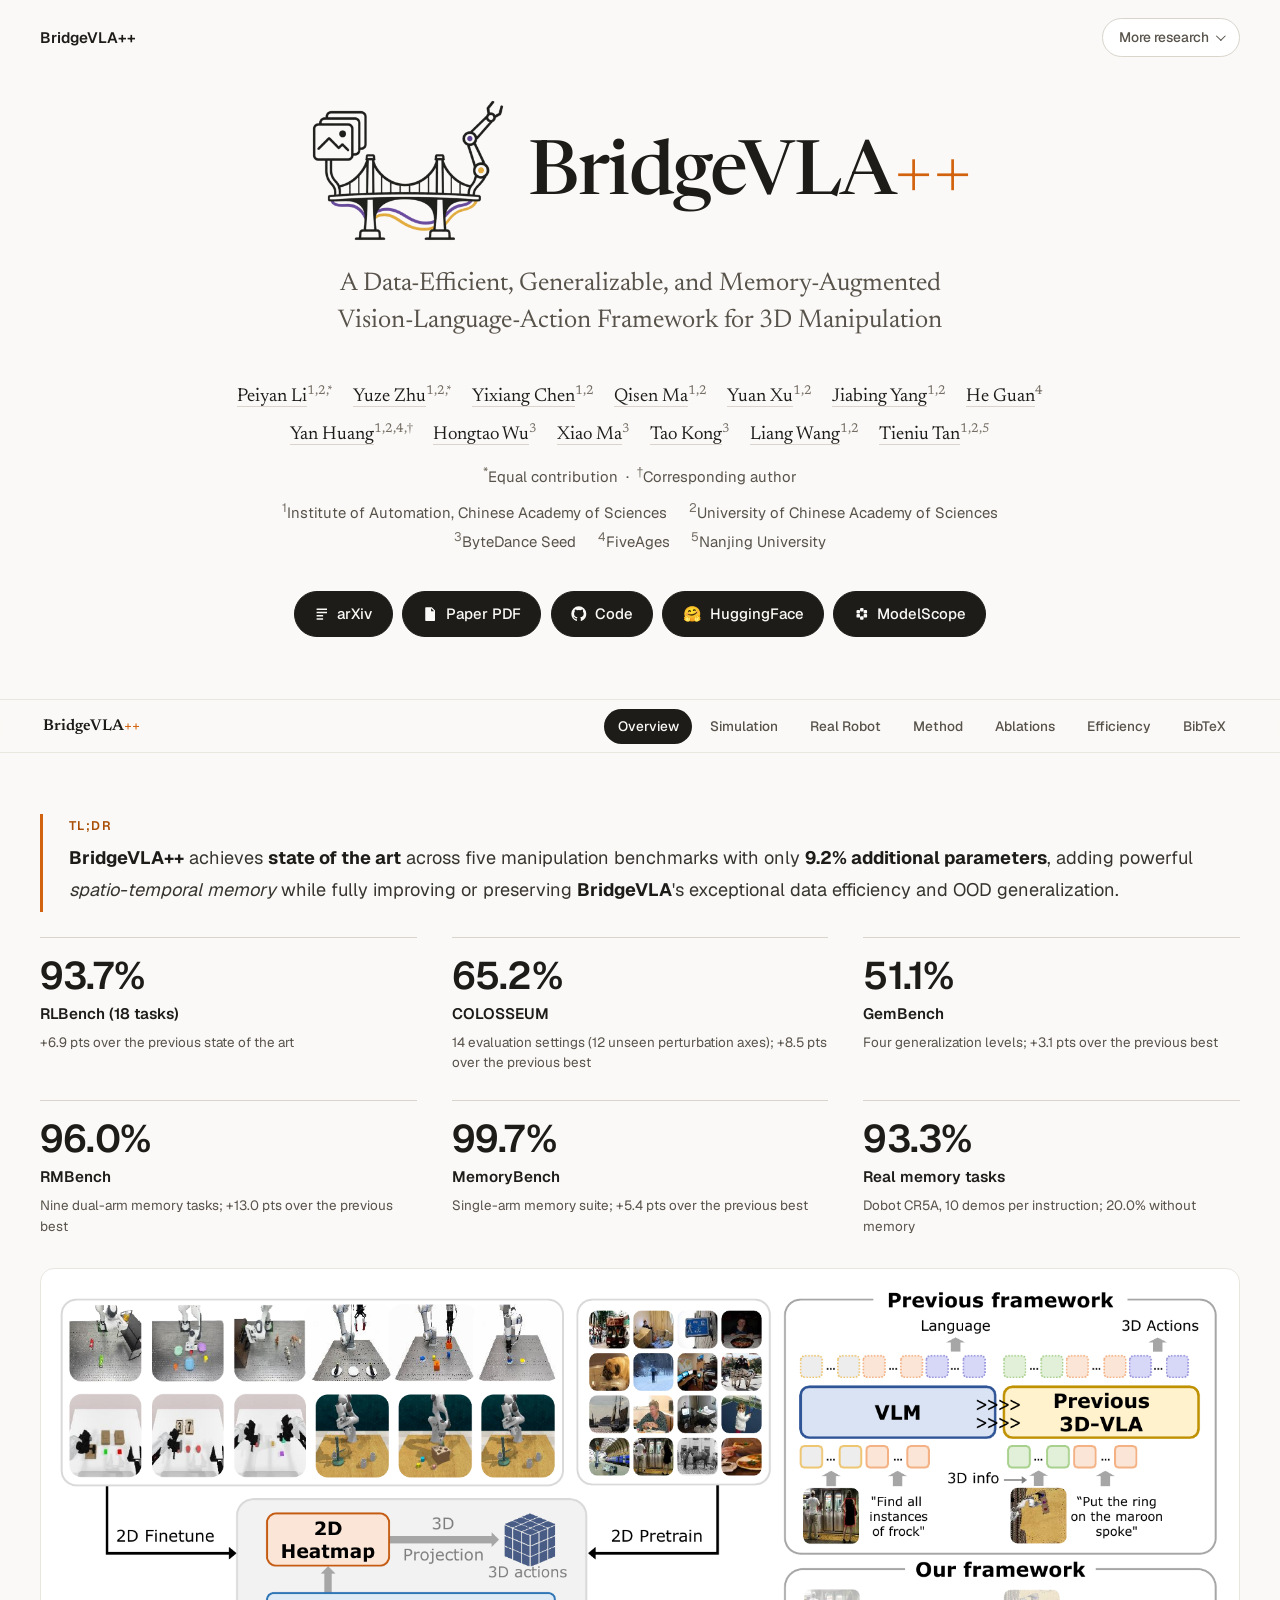
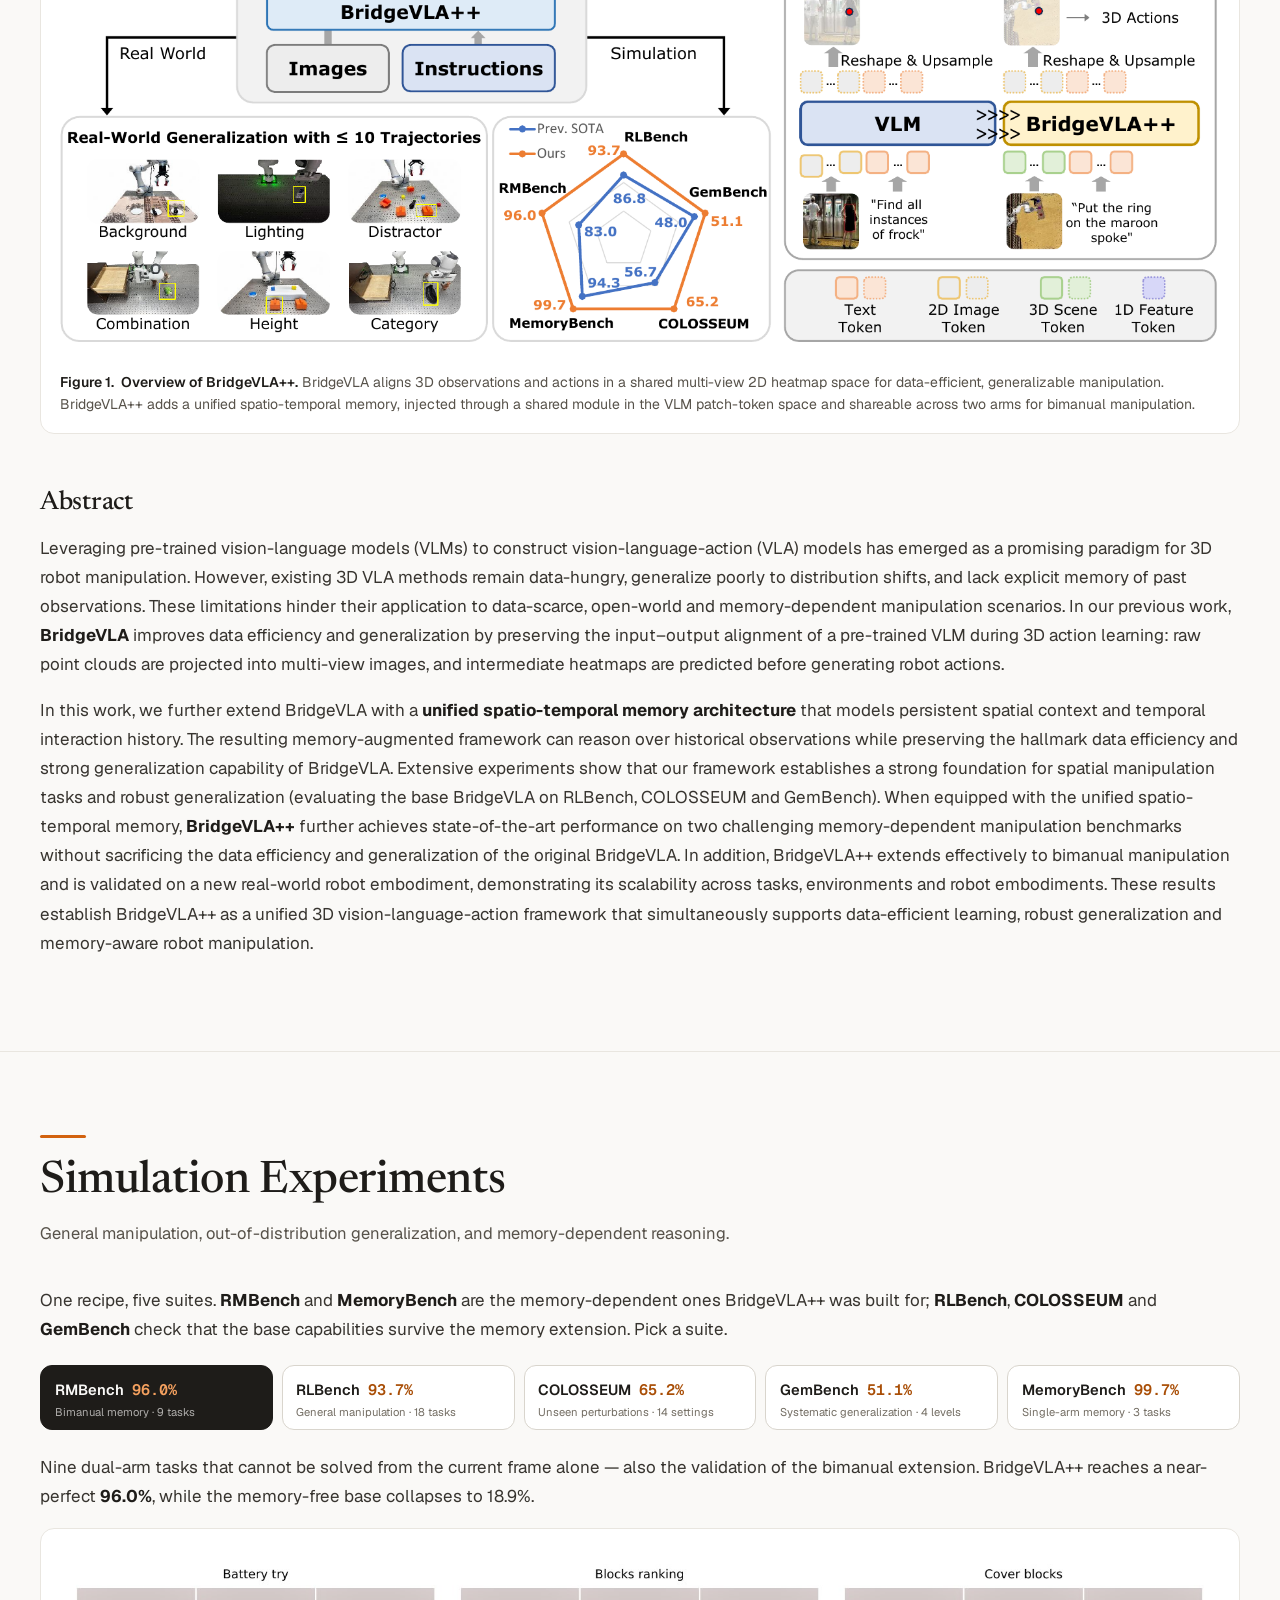
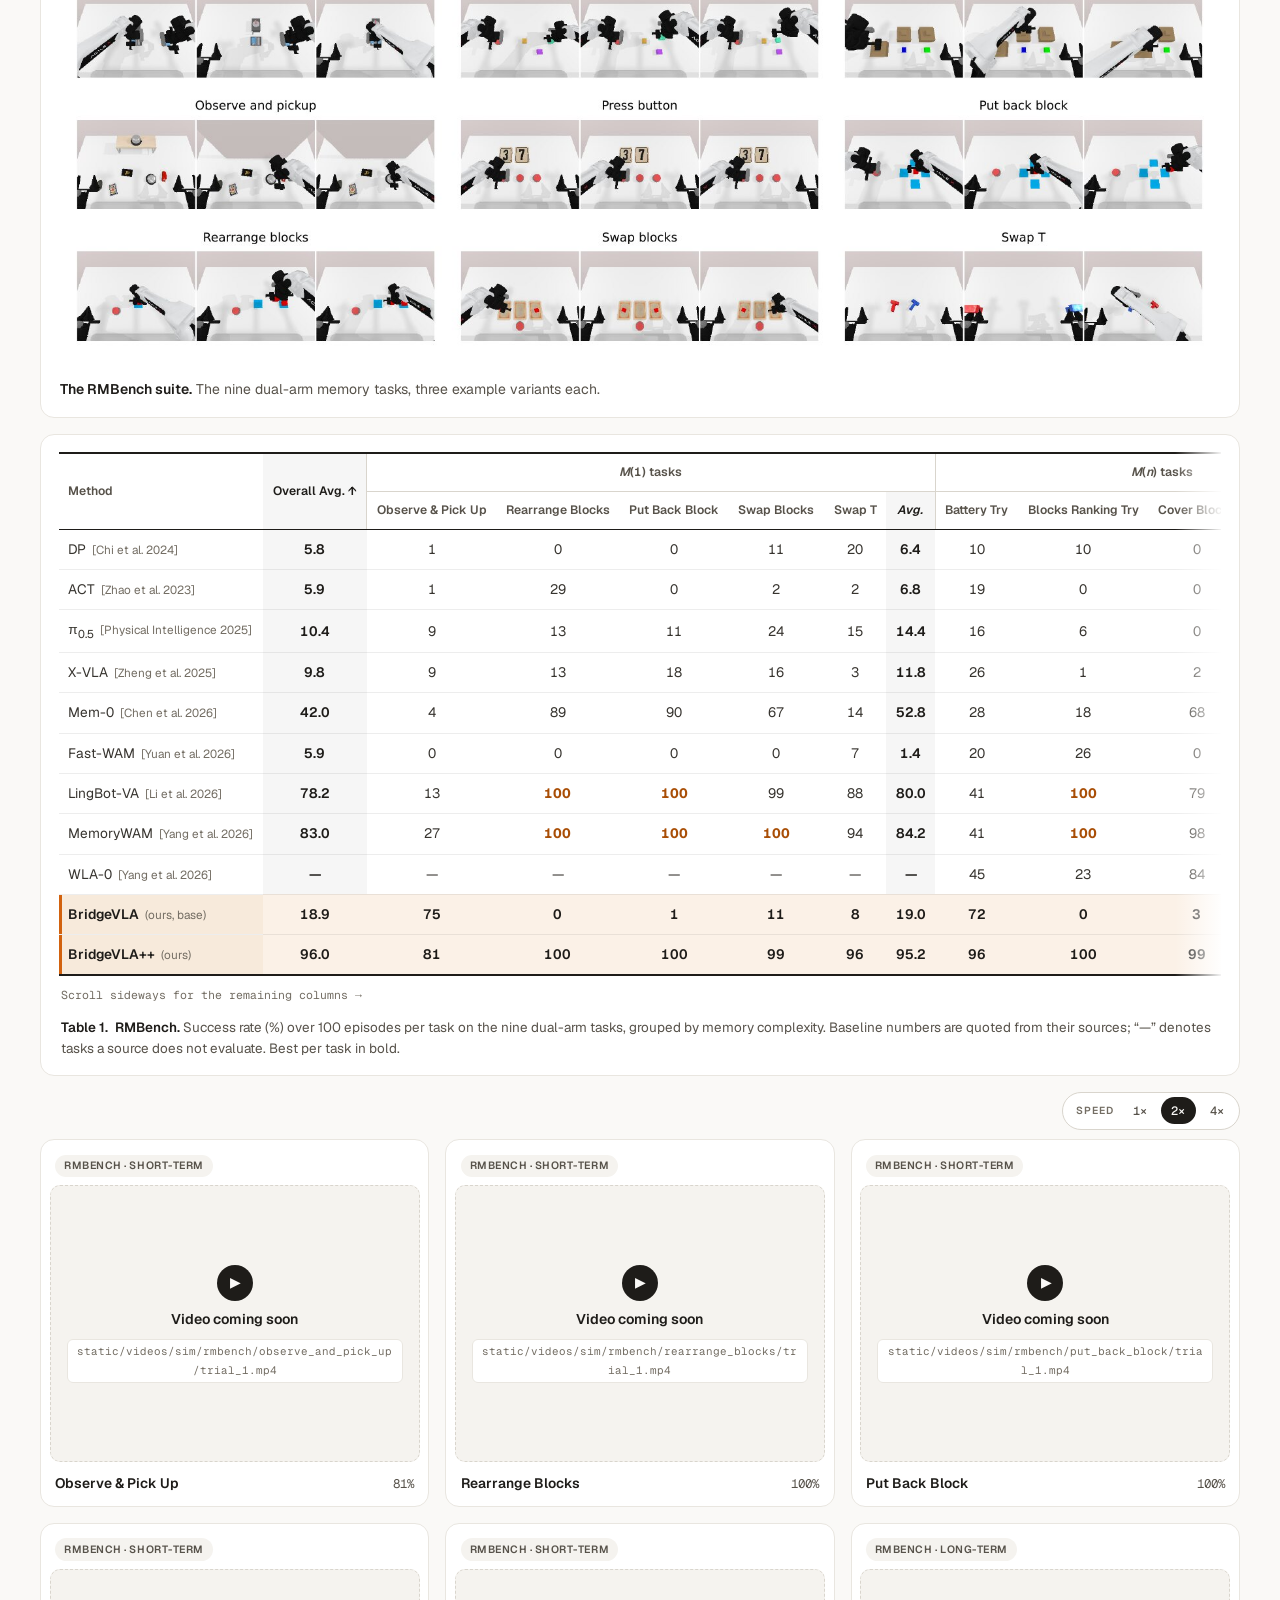
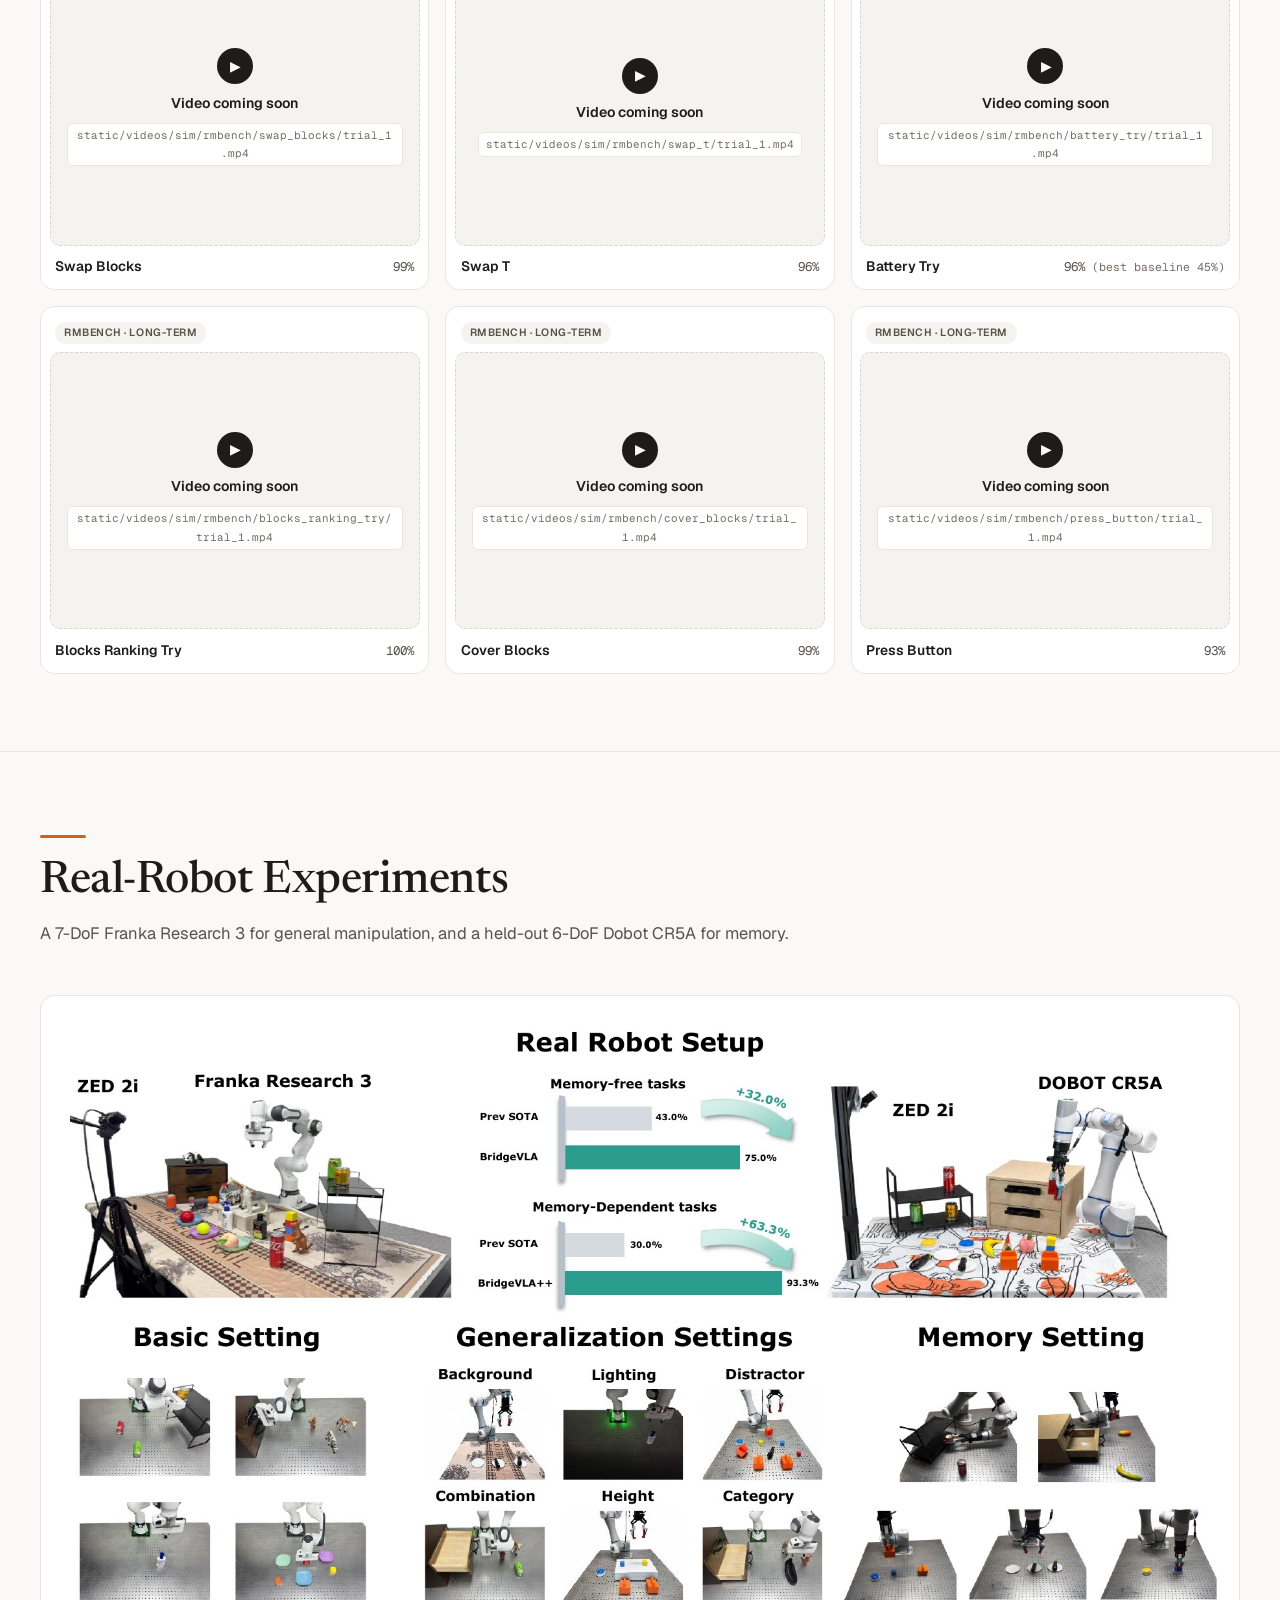
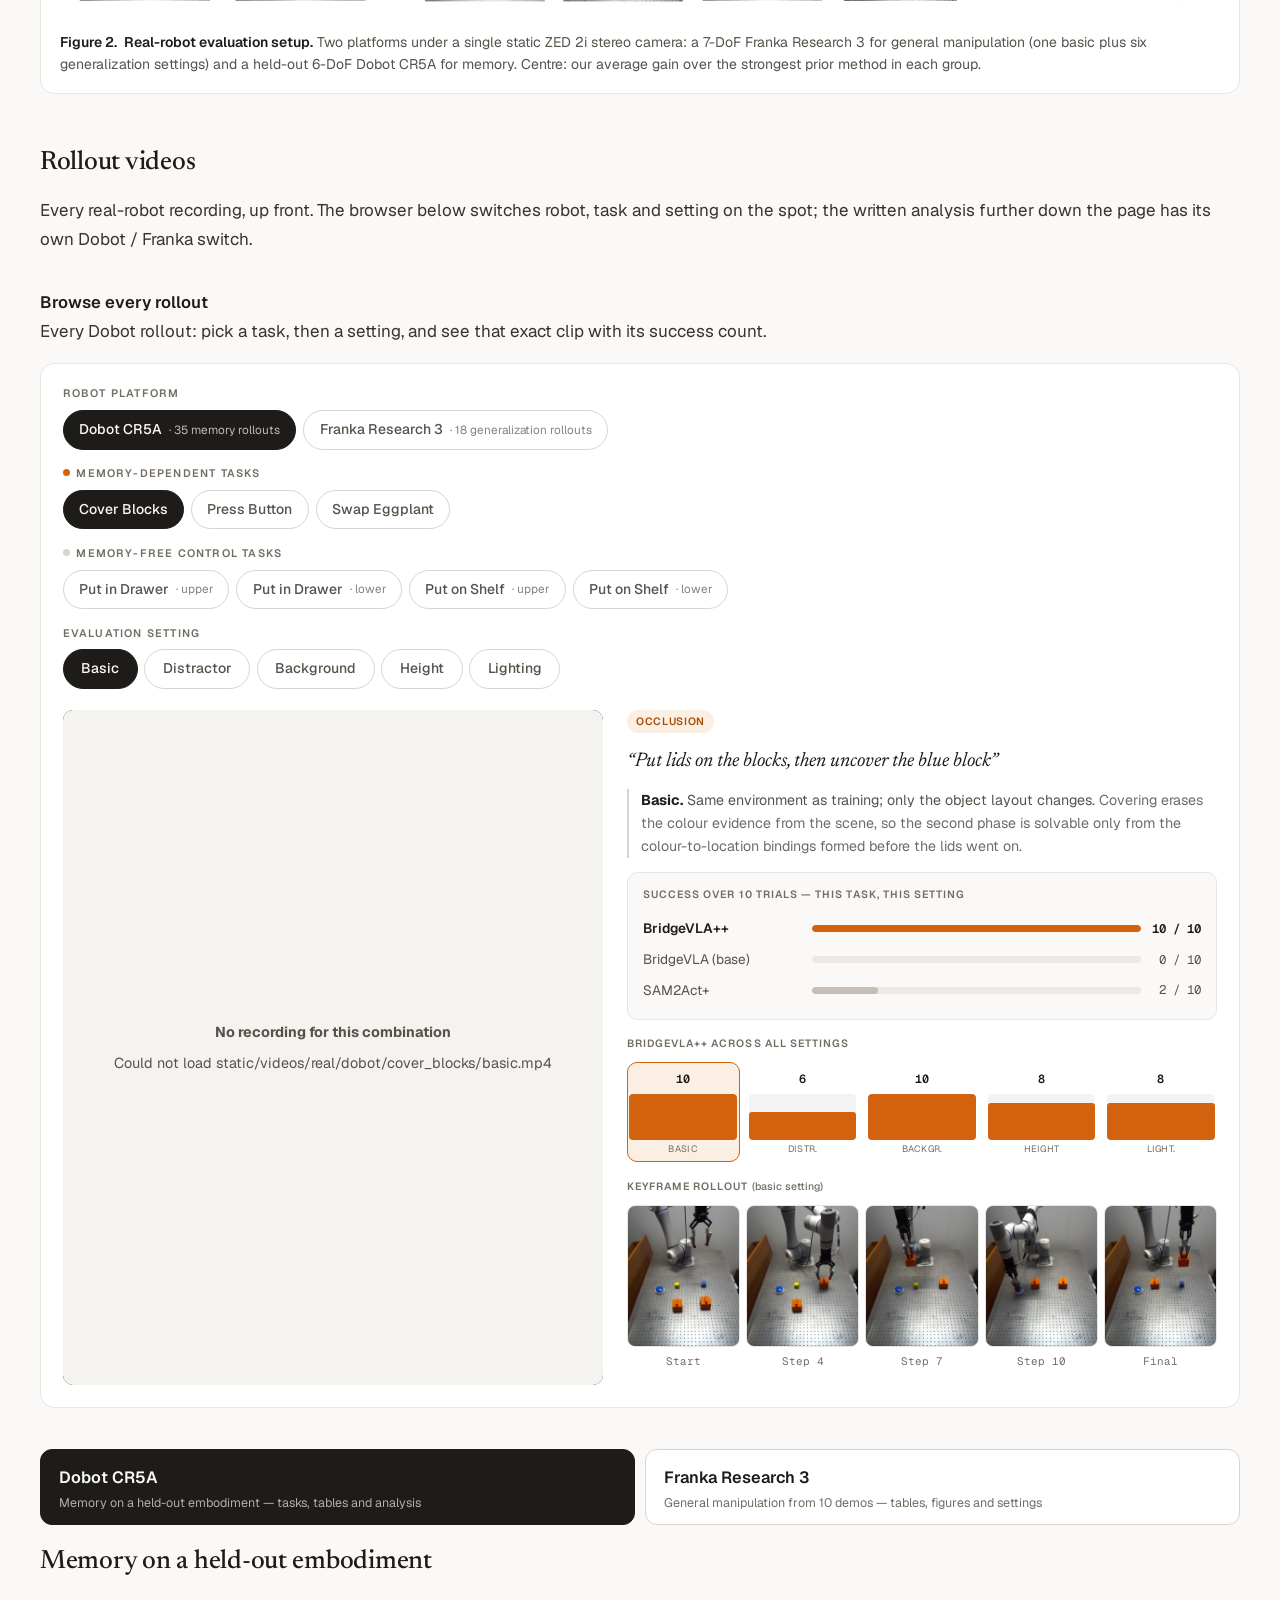
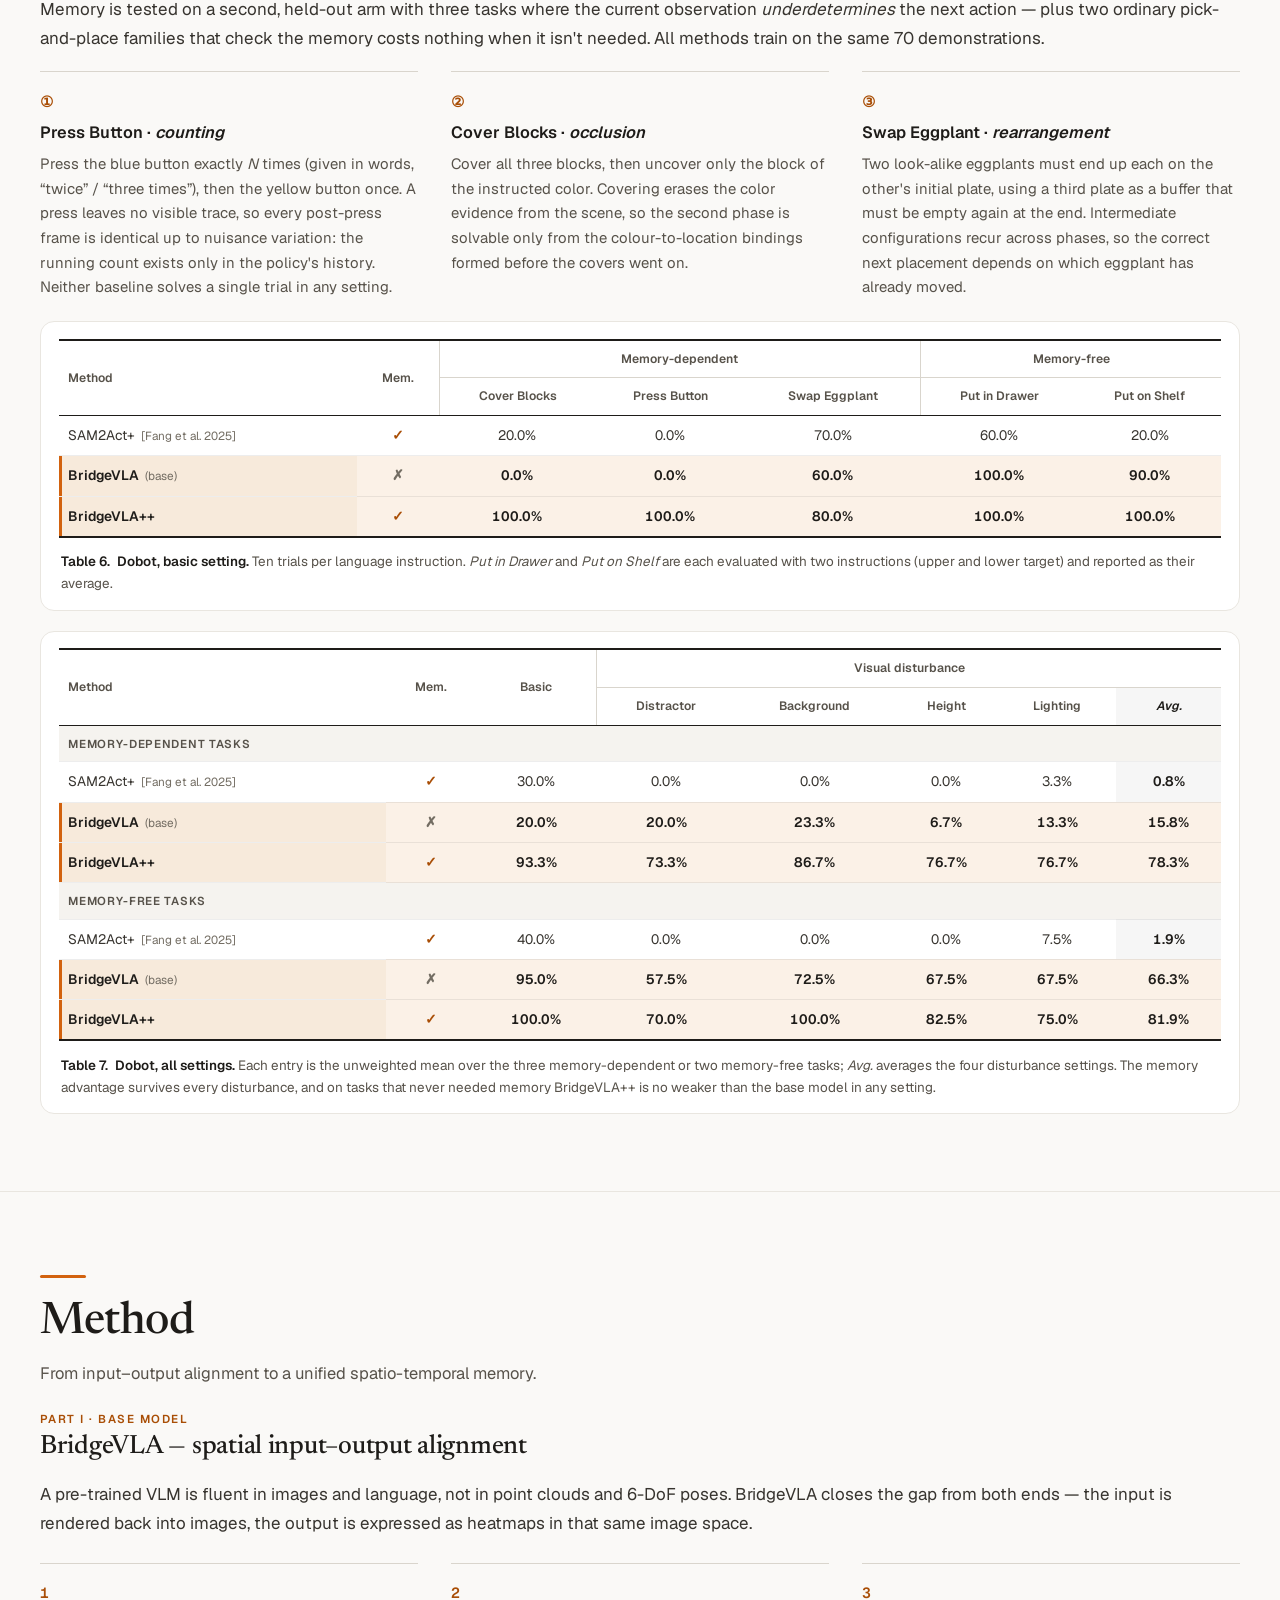
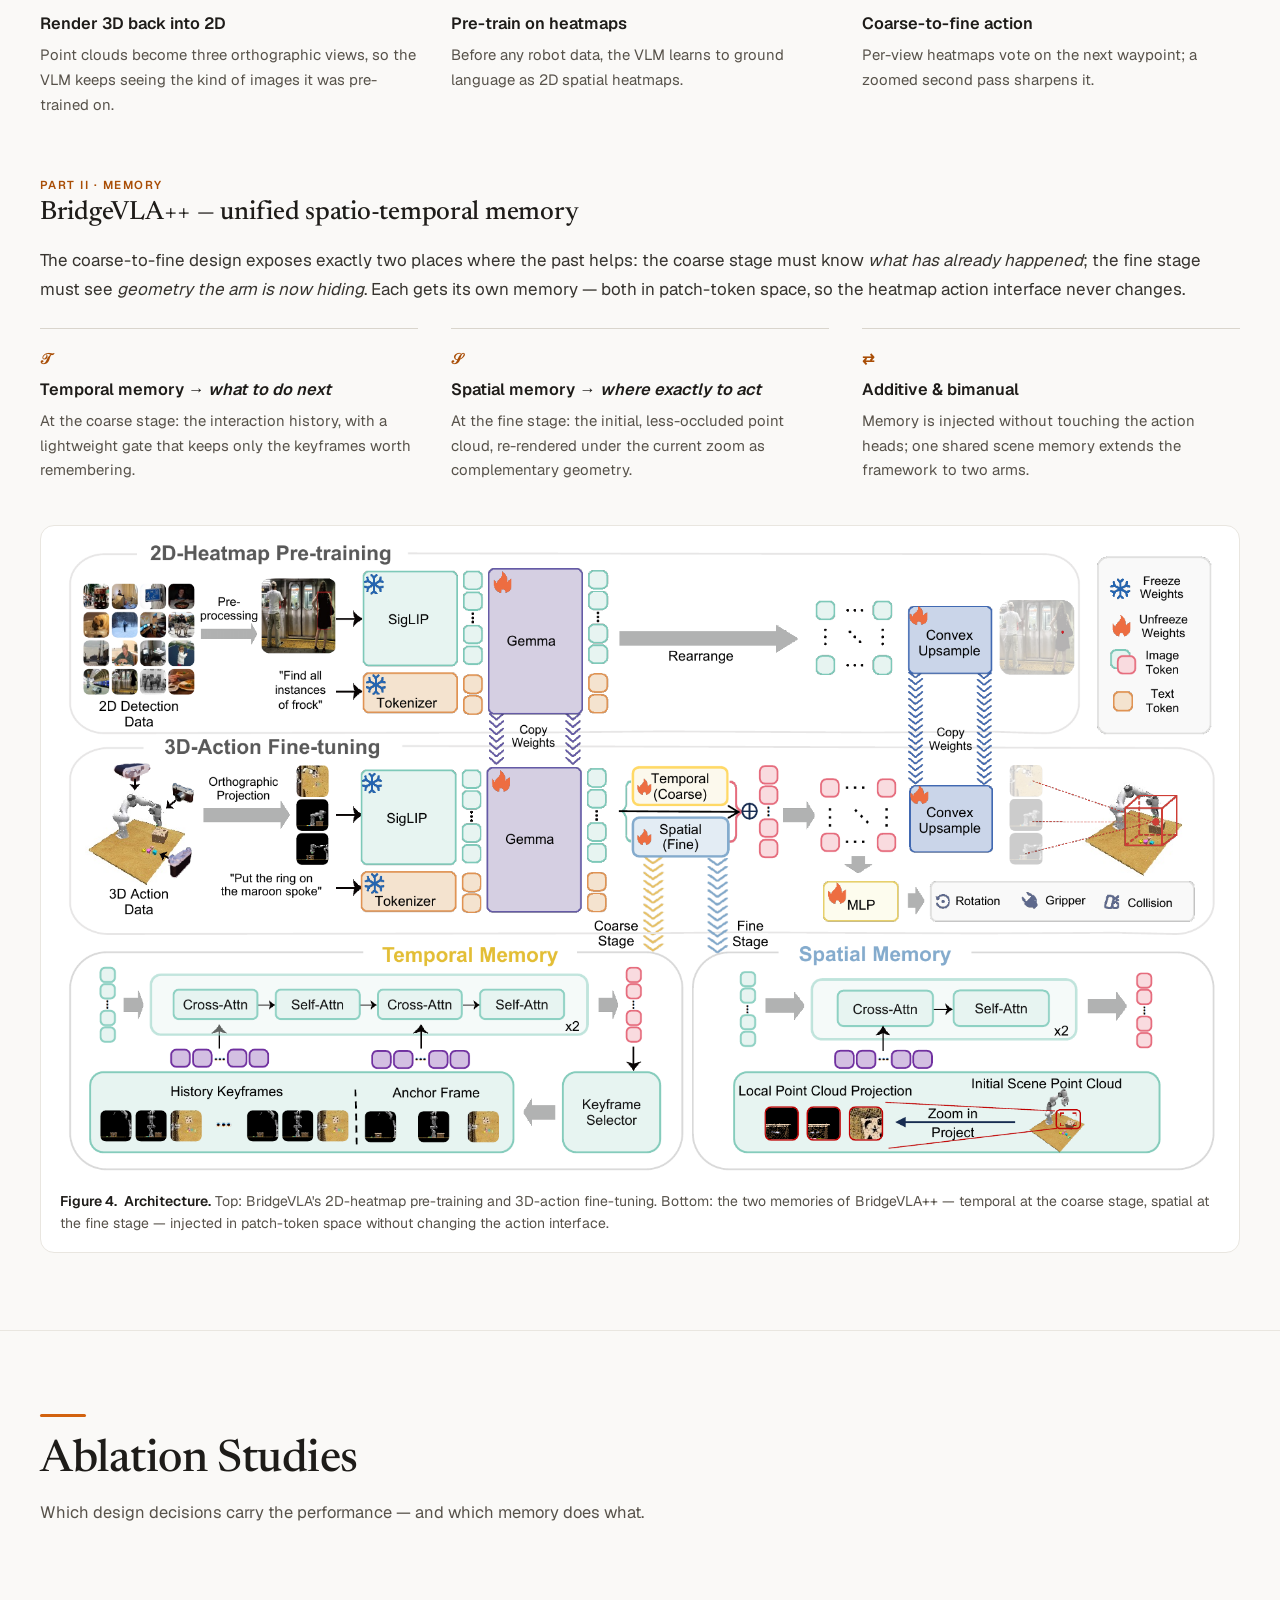
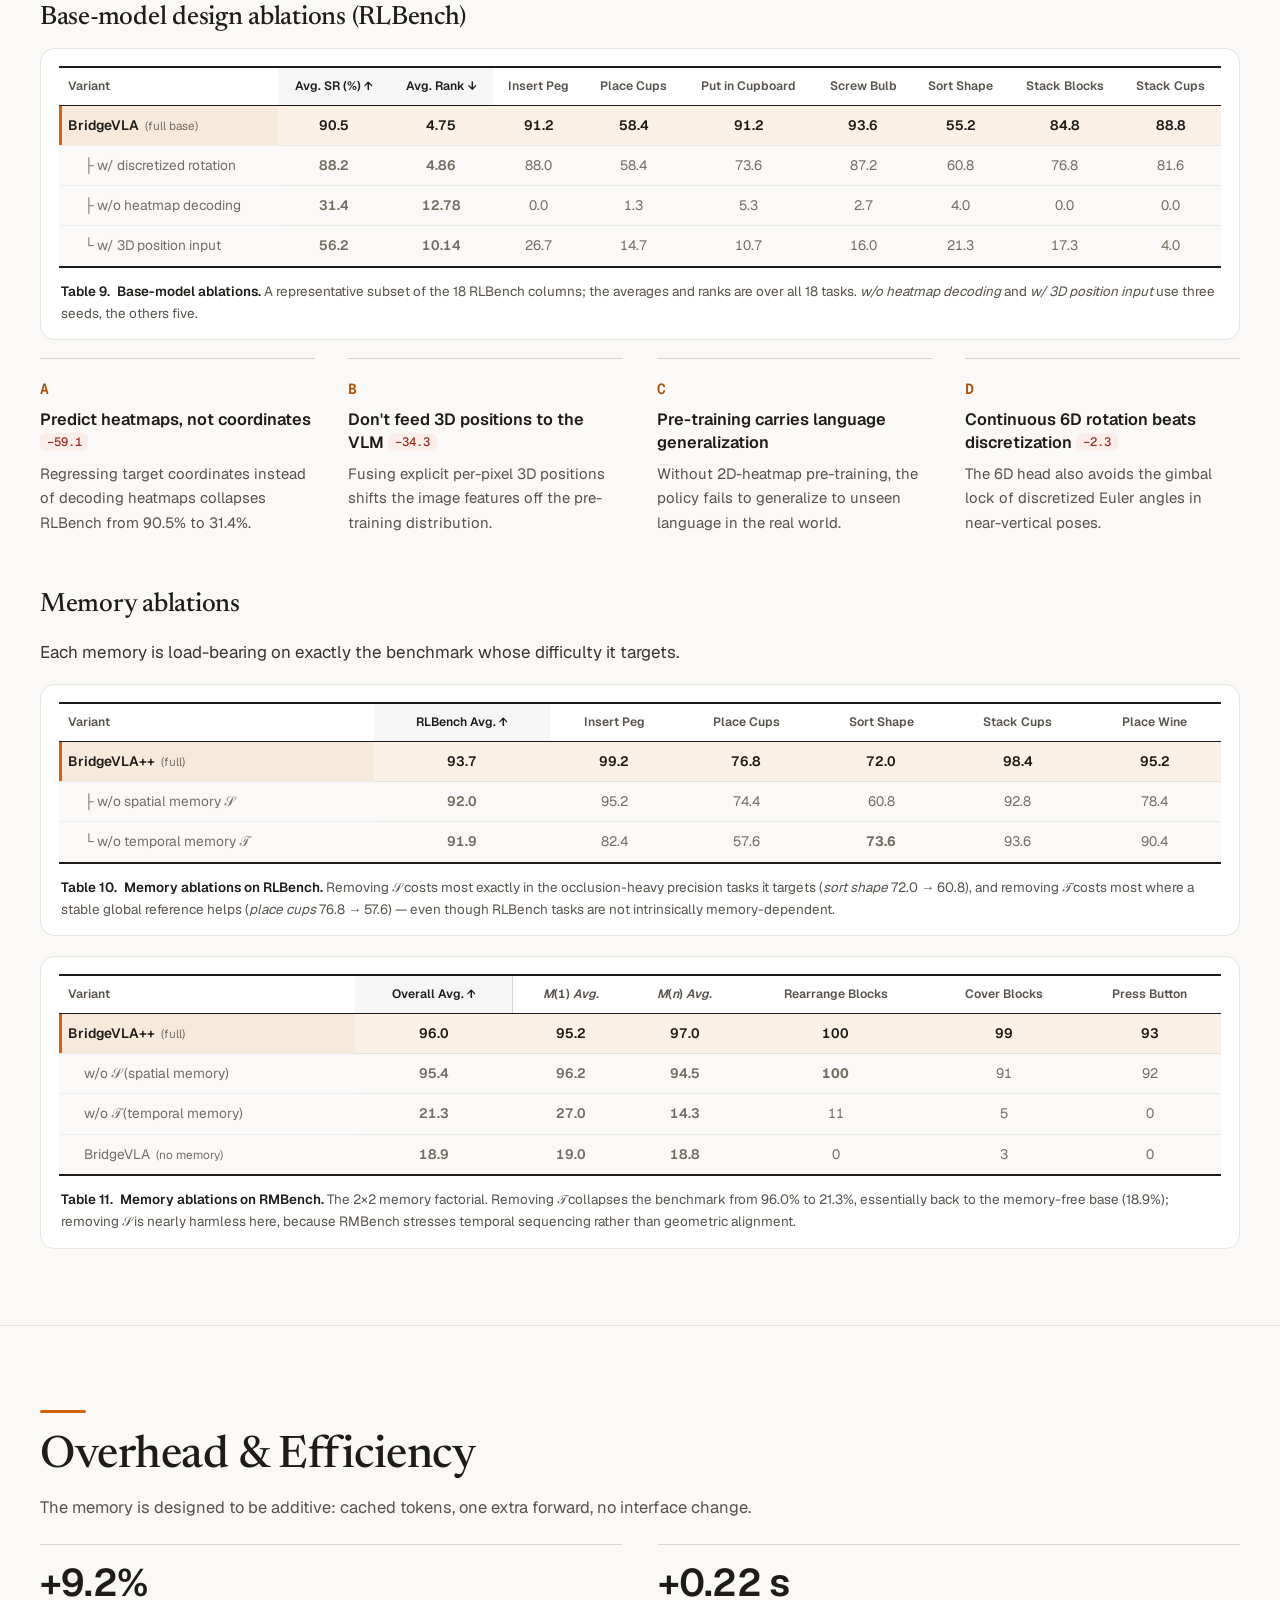
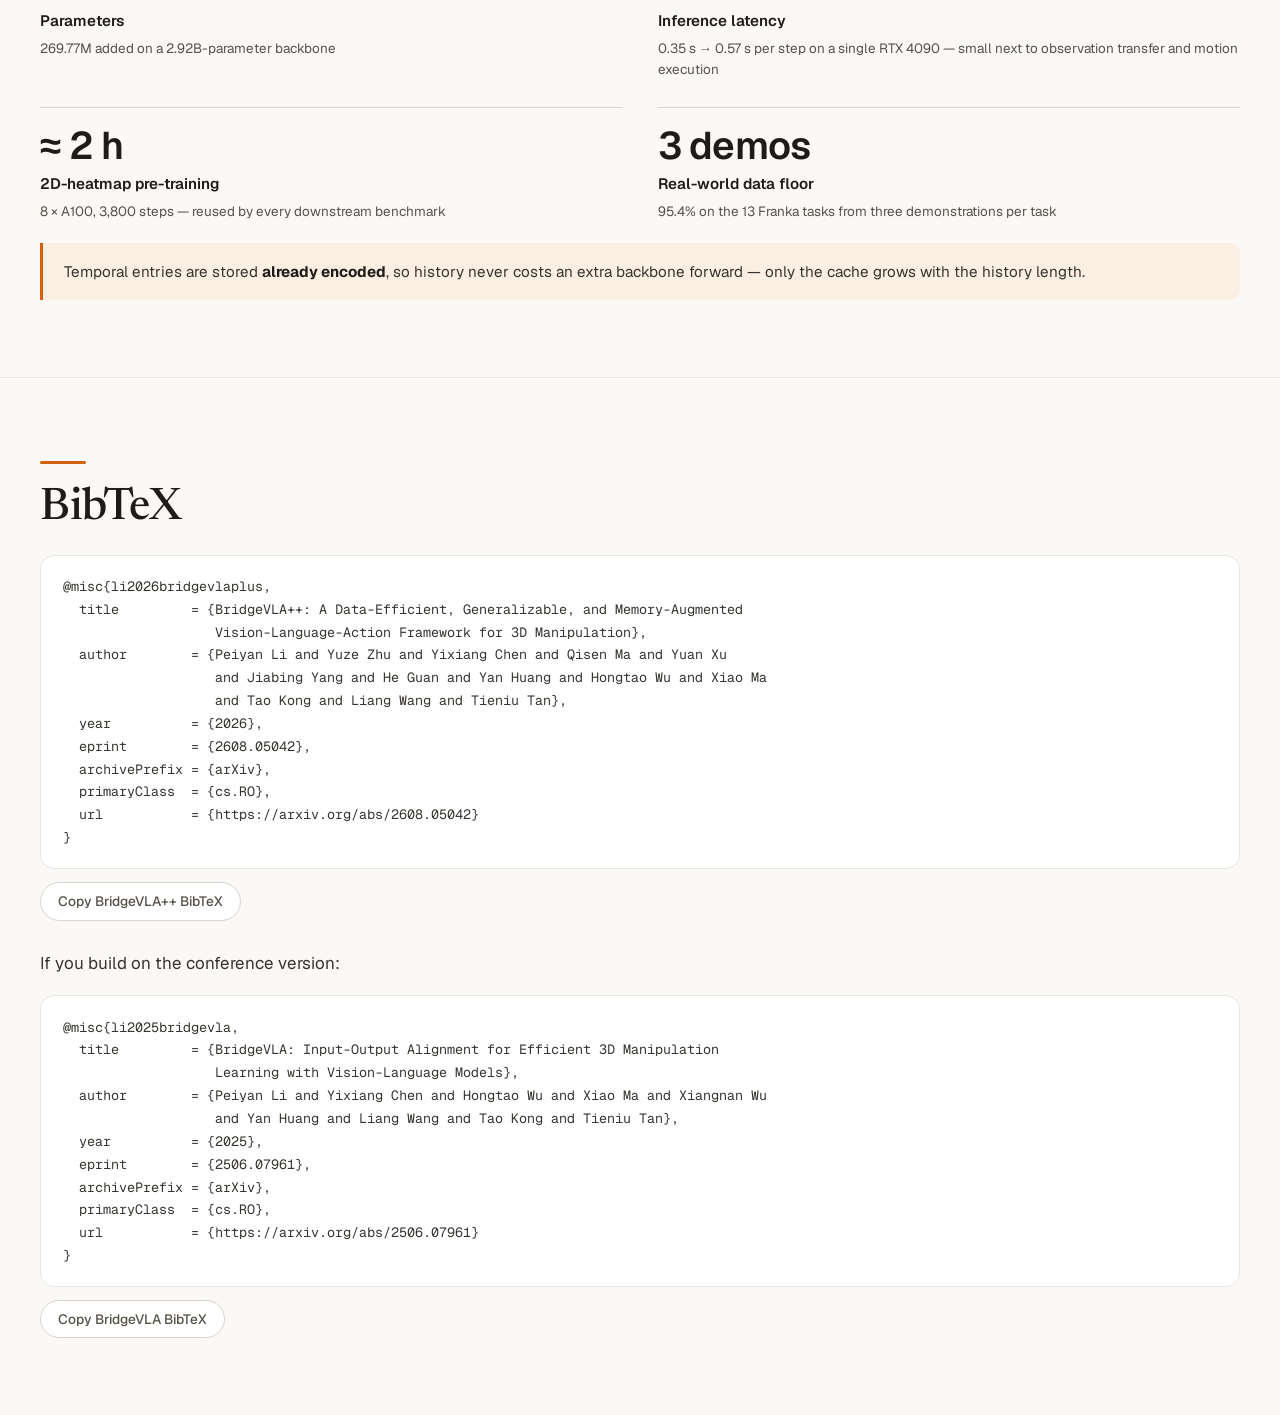
<file: index.html>
<!DOCTYPE html>
<html lang="en">
<head>
<meta charset="UTF-8">
<meta name="viewport" content="width=device-width, initial-scale=1.0">
<title>BridgeVLA++: A Data-Efficient, Generalizable, and Memory-Augmented VLA Framework for 3D Manipulation</title>
<meta name="description" content="BridgeVLA++ extends BridgeVLA with a unified spatio-temporal memory: temporal memory decides what to do next, spatial memory decides where exactly to act. State-of-the-art results on RLBench, COLOSSEUM, GemBench, RMBench, MemoryBench and two real robot embodiments.">

<link rel="icon" href="static/images/bridgevla_plus_logo.png">
<meta property="og:title" content="BridgeVLA++: A Data-Efficient, Generalizable, and Memory-Augmented Vision-Language-Action Framework for 3D Manipulation">
<meta property="og:description" content="A unified spatio-temporal memory for 3D vision-language-action models.">
<meta property="og:image" content="static/images/paper/teaser.png">
<meta property="og:type" content="website">

<meta name="theme-color" content="#FAF9F7">
<link rel="preload" href="static/fonts/newsreader-var.woff2" as="font" type="font/woff2" crossorigin>
<link rel="preload" href="static/fonts/geist-var.woff2" as="font" type="font/woff2" crossorigin>
<link rel="stylesheet" href="static/css/bridgevla_plus.css?v=6">
</head>
<body>

<!-- ======================================================================== -->
<!-- HERO                                                                     -->
<!-- ======================================================================== -->
<header class="hero" id="top">
  <div class="wrap-wide">
    <div class="hero-topbar">
      <span class="brandline">BridgeVLA++</span>
      <div class="more-research">
        <button type="button" aria-expanded="false" aria-controls="more-research-menu">More research</button>
        <nav class="menu" id="more-research-menu" aria-label="More research from our group">
          <a href="https://bridgevla.github.io/" target="_blank" rel="noopener">BridgeVLA <span style="opacity:.6">(NeurIPS 2025)</span></a>
          <a href="https://arxiv.org/abs/2604.03181" target="_blank" rel="noopener">MV-VDP</a>
          <a href="https://gr-mg.github.io/" target="_blank" rel="noopener">GR-MG</a>
          <a href="https://bridgev2w.github.io/" target="_blank" rel="noopener">BridgeV2W</a>
        </nav>
      </div>
    </div>
  </div>

  <div class="wrap hero-inner">
    <div class="hero-brand">
      <img class="hero-logo" src="static/images/bridgevla_plus_mark.png" alt="BridgeVLA++ logo"
           width="640" height="476">
      <h1 class="hero-title">BridgeVLA<span class="pp">++</span></h1>
    </div>
    <p class="hero-subtitle">
      A Data-Efficient, Generalizable, and Memory-Augmented<br>
      Vision-Language-Action Framework for 3D Manipulation
    </p>

    <div class="authors">
      <span class="author"><a href="https://lpy1219.github.io/" target="_blank" rel="noopener">Peiyan Li</a><sup>1,2,*</sup></span>
      <span class="author"><a href="https://zhuyuze-ai.github.io/" target="_blank" rel="noopener">Yuze Zhu</a><sup>1,2,*</sup></span>
      <span class="author"><a href="https://yixiang-chen.cn/" target="_blank" rel="noopener">Yixiang Chen</a><sup>1,2</sup></span>
      <span class="author"><a href="https://scholar.google.com/citations?user=-uQT630AAAAJ&hl=en" target="_blank" rel="noopener">Qisen Ma</a><sup>1,2</sup></span>
      <span class="author"><a href="https://scholar.google.com/citations?user=vzUBE0oAAAAJ&hl=en" target="_blank" rel="noopener">Yuan Xu</a><sup>1,2</sup></span>
      <span class="author"><a href="https://jiabingyang.cn/" target="_blank" rel="noopener">Jiabing Yang</a><sup>1,2</sup></span>
      <span class="author"><a href="https://scholar.google.com/citations?user=5XBfDFcAAAAJ&hl=en" target="_blank" rel="noopener">He Guan</a><sup>4</sup></span>
      <br>
      <span class="author"><a href="https://yanrockhuang.github.io/" target="_blank" rel="noopener">Yan Huang</a><sup>1,2,4,†</sup></span>
      <span class="author"><a href="https://scholar.google.com/citations?user=7u0TYgIAAAAJ&hl=zh-CN&oi=ao" target="_blank" rel="noopener">Hongtao Wu</a><sup>3</sup></span>
      <span class="author"><a href="https://yusufma03.github.io/" target="_blank" rel="noopener">Xiao Ma</a><sup>3</sup></span>
      <span class="author"><a href="https://www.taokong.org/" target="_blank" rel="noopener">Tao Kong</a><sup>3</sup></span>
      <span class="author"><a href="https://scholar.google.com/citations?hl=zh-CN&user=8kzzUboAAAAJ&view_op=list_works&sortby=pubdate" target="_blank" rel="noopener">Liang Wang</a><sup>1,2</sup></span>
      <span class="author"><a href="https://scholar.google.com/citations?hl=en&user=W-FGd_UAAAAJ&view_op=list_works&sortby=pubdate" target="_blank" rel="noopener">Tieniu Tan</a><sup>1,2,5</sup></span>
    </div>

    <div class="author-notes">
      <sup>*</sup>Equal contribution &nbsp;·&nbsp; <sup>†</sup>Corresponding author
    </div>

    <div class="affiliations">
      <span><sup>1</sup>Institute of Automation, Chinese Academy of Sciences</span>
      <span><sup>2</sup>University of Chinese Academy of Sciences</span>
      <br>
      <span><sup>3</sup>ByteDance Seed</span>
      <span><sup>4</sup>FiveAges</span>
      <span><sup>5</sup>Nanjing University</span>
    </div>

    <div class="links">
      <a class="link-btn" href="https://arxiv.org/abs/2608.05042" target="_blank" rel="noopener"
         title="BridgeVLA++ on arXiv">
        <svg viewBox="0 0 24 24" aria-hidden="true"><path d="M4 4h16v2H4zm0 5h16v2H4zm0 5h10v2H4zm0 5h10v2H4z"/></svg>
        <span>arXiv</span>
      </a>
      <a class="link-btn" href="https://arxiv.org/pdf/2608.05042" target="_blank" rel="noopener"
         title="BridgeVLA++ paper (PDF on arXiv)">
        <svg viewBox="0 0 24 24" aria-hidden="true"><path d="M6 2h9l5 5v15a1 1 0 0 1-1 1H6a1 1 0 0 1-1-1V3a1 1 0 0 1 1-1zm8 1.5V8h4.5L14 3.5zM8 13h8v1.6H8zm0 3.4h8V18H8z"/></svg>
        <span>Paper PDF</span>
      </a>
      <a class="link-btn" href="https://github.com/BridgeVLA/BridgeVLA" target="_blank" rel="noopener"
         title="Code on GitHub">
        <svg viewBox="0 0 24 24" aria-hidden="true"><path d="M12 .5A11.5 11.5 0 0 0 .5 12a11.5 11.5 0 0 0 7.86 10.92c.58.1.79-.25.79-.56v-2c-3.2.7-3.88-1.37-3.88-1.37-.53-1.35-1.29-1.71-1.29-1.71-1.06-.72.08-.71.08-.71 1.17.08 1.79 1.2 1.79 1.2 1.04 1.79 2.73 1.27 3.4.97.1-.76.41-1.27.74-1.56-2.56-.29-5.25-1.28-5.25-5.7 0-1.26.45-2.29 1.19-3.1-.12-.29-.52-1.46.11-3.05 0 0 .97-.31 3.18 1.18a11 11 0 0 1 5.79 0c2.2-1.49 3.17-1.18 3.17-1.18.63 1.59.23 2.76.12 3.05.74.81 1.19 1.84 1.19 3.1 0 4.43-2.7 5.4-5.27 5.69.42.36.8 1.08.8 2.18v3.23c0 .31.21.67.8.56A11.5 11.5 0 0 0 23.5 12 11.5 11.5 0 0 0 12 .5z"/></svg>
        <span>Code</span>
      </a>
      <a class="link-btn" href="https://huggingface.co/datasets/LPY/BridgeVLA" target="_blank" rel="noopener"
         title="Models &amp; data on HuggingFace">
        <span aria-hidden="true">🤗</span>
        <span>HuggingFace</span>
      </a>
      <a class="link-btn" href="https://modelscope.cn/models/susetiankong/bridgevla_plus" target="_blank" rel="noopener"
         title="Models &amp; data on ModelScope">
        <svg viewBox="0 0 24 24" aria-hidden="true">
          <rect x="9.3" y="3" width="5.4" height="5.4" rx="1.5"/>
          <rect x="14.76" y="6.15" width="5.4" height="5.4" rx="1.5"/>
          <rect x="14.76" y="12.45" width="5.4" height="5.4" rx="1.5"/>
          <rect x="9.3" y="15.6" width="5.4" height="5.4" rx="1.5"/>
          <rect x="3.84" y="12.45" width="5.4" height="5.4" rx="1.5"/>
          <rect x="3.84" y="6.15" width="5.4" height="5.4" rx="1.5"/>
        </svg>
        <span>ModelScope</span>
      </a>
    </div>
  </div>
</header>

<!-- ======================================================================== -->
<!-- STICKY SECTION NAV                                                       -->
<!-- ======================================================================== -->
<nav class="docnav" aria-label="Section navigation">
  <div class="wrap-wide">
    <a class="nav-brand" href="#top">BridgeVLA<span class="pp">++</span></a>
    <a href="#overview">Overview</a>
    <a href="#simulation">Simulation</a>
    <a href="#real-robot">Real Robot</a>
    <a href="#method">Method</a>
    <a href="#ablations">Ablations</a>
    <a href="#efficiency">Efficiency</a>
    <a href="#bibtex">BibTeX</a>
  </div>
</nav>

<!-- ======================================================================== -->
<!-- OVERVIEW                                                                 -->
<!-- ======================================================================== -->
<main>
<section id="overview" class="section">
  <div class="wrap">

    <div class="tldr reveal">
      <h2>TL;DR</h2>
      <p>
        <b>BridgeVLA++</b> achieves <b>state of the art</b> across five manipulation benchmarks with
        only <b>9.2% additional parameters</b>, adding powerful <em>spatio-temporal memory</em> while
        fully improving or preserving <b>BridgeVLA</b>'s exceptional data efficiency and OOD
        generalization.
      </p>
    </div>

    <div class="stats reveal" style="margin-top:1.6rem">
      <div class="stat">
        <div class="value">93.7%</div>
        <div class="label">RLBench (18 tasks)</div>
        <div class="note">+6.9 pts over the previous state of the art</div>
      </div>
      <div class="stat">
        <div class="value">65.2%</div>
        <div class="label">COLOSSEUM</div>
        <div class="note">14 evaluation settings (12 unseen perturbation axes); +8.5 pts over the previous best</div>
      </div>
      <div class="stat">
        <div class="value">51.1%</div>
        <div class="label">GemBench</div>
        <div class="note">Four generalization levels; +3.1 pts over the previous best</div>
      </div>
      <div class="stat">
        <div class="value">96.0%</div>
        <div class="label">RMBench</div>
        <div class="note">Nine dual-arm memory tasks; +13.0 pts over the previous best</div>
      </div>
      <div class="stat">
        <div class="value">99.7%</div>
        <div class="label">MemoryBench</div>
        <div class="note">Single-arm memory suite; +5.4 pts over the previous best</div>
      </div>
      <div class="stat">
        <div class="value">93.3%</div>
        <div class="label">Real memory tasks</div>
        <div class="note">Dobot CR5A, 10 demos per instruction; 20.0% without memory</div>
      </div>
    </div>

    <figure class="figure reveal" style="margin-top:2rem">
      <img src="static/images/paper/teaser.png" alt="Overview of BridgeVLA++: multi-view heatmap alignment plus a unified spatio-temporal memory, with benchmark radar chart and real-world generalization settings.">
      <figcaption class="figcap">
        <b>Figure 1.&ensp;Overview of BridgeVLA++.</b>
        BridgeVLA aligns 3D observations and actions in a shared multi-view 2D heatmap space for
        data-efficient, generalizable manipulation. BridgeVLA++ adds a unified spatio-temporal memory,
        injected through a shared module in the VLM patch-token space and shareable across two arms for
        bimanual manipulation.
      </figcaption>
    </figure>

    <h2 class="subhead reveal" id="abstract">Abstract</h2>
    <div class="abstract lede reveal">
      <p>
        Leveraging pre-trained vision-language models (VLMs) to construct vision-language-action (VLA)
        models has emerged as a promising paradigm for 3D robot manipulation. However, existing 3D VLA
        methods remain data-hungry, generalize poorly to distribution shifts, and lack explicit memory
        of past observations. These limitations hinder their application to data-scarce, open-world and
        memory-dependent manipulation scenarios. In our previous work, <b>BridgeVLA</b> improves data
        efficiency and generalization by preserving the input–output alignment of a pre-trained VLM
        during 3D action learning: raw point clouds are projected into multi-view images, and
        intermediate heatmaps are predicted before generating robot actions.
      </p>
      <p>
        In this work, we further extend BridgeVLA with a <b>unified spatio-temporal memory
        architecture</b> that models persistent spatial context and temporal interaction history. The
        resulting memory-augmented framework can reason over historical observations while preserving
        the hallmark data efficiency and strong generalization capability of BridgeVLA. Extensive
        experiments show that our framework establishes a strong foundation for spatial manipulation
        tasks and robust generalization (evaluating the base BridgeVLA on RLBench, COLOSSEUM and
        GemBench). When equipped with the unified spatio-temporal memory, <b>BridgeVLA++</b> further
        achieves state-of-the-art performance on two challenging memory-dependent manipulation
        benchmarks without sacrificing the data efficiency and generalization of the original
        BridgeVLA. In addition, BridgeVLA++ extends effectively to bimanual manipulation and is
        validated on a new real-world robot embodiment, demonstrating its scalability across tasks,
        environments and robot embodiments. These results establish BridgeVLA++ as a unified 3D
        vision-language-action framework that simultaneously supports data-efficient learning, robust
        generalization and memory-aware robot manipulation.
      </p>
    </div>

  </div>
</section>

<!-- ======================================================================== -->
<!-- SIMULATION                                                               -->
<!-- ======================================================================== -->
<section class="banner" id="simulation">
  <div class="wrap">
    <h2>Simulation Experiments</h2>
    <p>General manipulation, out-of-distribution generalization, and memory-dependent reasoning.</p>
  </div>
</section>

<section class="section" style="padding-top:1.4rem">
  <div class="wrap-wide">

<!-- --------------------------------------------------- benchmark switcher -->
    <p class="lede reveal">
      One recipe, five suites. <b>RMBench</b> and <b>MemoryBench</b> are the memory-dependent ones
      BridgeVLA++ was built for; <b>RLBench</b>, <b>COLOSSEUM</b> and <b>GemBench</b> check that the
      base capabilities survive the memory extension. Pick a suite.
    </p>

    <div class="bench-explorer" id="bench-explorer">
      <div class="bench-tabs reveal" role="tablist" aria-label="Benchmark">
        <button class="bench-tab" type="button" role="tab" id="bench-tab-rmbench"
                aria-selected="true" aria-controls="bench-panel-rmbench" data-tab="rmbench">
          <span class="bt-top"><span class="bt-name">RMBench</span><span class="bt-val">96.0%</span></span>
          <span class="bt-sub">Bimanual memory · 9 tasks</span>
        </button>
        <button class="bench-tab" type="button" role="tab" id="bench-tab-rlbench" tabindex="-1"
                aria-selected="false" aria-controls="bench-panel-rlbench" data-tab="rlbench">
          <span class="bt-top"><span class="bt-name">RLBench</span><span class="bt-val">93.7%</span></span>
          <span class="bt-sub">General manipulation · 18 tasks</span>
        </button>
        <button class="bench-tab" type="button" role="tab" id="bench-tab-colosseum" tabindex="-1"
                aria-selected="false" aria-controls="bench-panel-colosseum" data-tab="colosseum">
          <span class="bt-top"><span class="bt-name">COLOSSEUM</span><span class="bt-val">65.2%</span></span>
          <span class="bt-sub">Unseen perturbations · 14 settings</span>
        </button>
        <button class="bench-tab" type="button" role="tab" id="bench-tab-gembench" tabindex="-1"
                aria-selected="false" aria-controls="bench-panel-gembench" data-tab="gembench">
          <span class="bt-top"><span class="bt-name">GemBench</span><span class="bt-val">51.1%</span></span>
          <span class="bt-sub">Systematic generalization · 4 levels</span>
        </button>
        <button class="bench-tab" type="button" role="tab" id="bench-tab-memorybench" tabindex="-1"
                aria-selected="false" aria-controls="bench-panel-memorybench" data-tab="memorybench">
          <span class="bt-top"><span class="bt-name">MemoryBench</span><span class="bt-val">99.7%</span></span>
          <span class="bt-sub">Single-arm memory · 3 tasks</span>
        </button>
      </div>

      <!-- ----------------------------------------------------------- RMBench -->
      <div class="bench-panel" id="bench-panel-rmbench" role="tabpanel"
           aria-labelledby="bench-tab-rmbench" data-panel="rmbench">

    <p class="lede reveal">
      Nine dual-arm tasks that cannot be solved from the current frame alone — also the validation of
      the bimanual extension. BridgeVLA++ reaches a near-perfect <b>96.0%</b>, while the memory-free
      base collapses to 18.9%.
    </p>

        <figure class="figure reveal" style="margin-top:1rem">
          <img src="static/images/paper/rmbench_tasks.jpg" loading="lazy"
               alt="Grid of the nine dual-arm RMBench tasks.">
          <figcaption class="figcap"><b>The RMBench suite.</b> The nine dual-arm memory tasks,
            three example variants each.</figcaption>
        </figure>

    <div class="table-card reveal" style="margin-top:1rem">
      <div class="table-scroll">
        <table class="data">
          <thead>
            <tr>
              <th rowspan="2">Method</th>
              <th rowspan="2" class="avg">Overall Avg. ↑</th>
              <th colspan="6" class="col-sep"><em>M</em>(1) tasks</th>
              <th colspan="5" class="col-sep"><em>M</em>(<em>n</em>) tasks</th>
            </tr>
            <tr>
              <th class="col-sep">Observe &amp; Pick Up</th>
              <th>Rearrange Blocks</th><th>Put Back Block</th><th>Swap Blocks</th><th>Swap T</th>
              <th class="avg"><em>Avg.</em></th>
              <th class="col-sep">Battery Try</th>
              <th>Blocks Ranking Try</th><th>Cover Blocks</th><th>Press Button</th>
              <th class="avg"><em>Avg.</em></th>
            </tr>
          </thead>
          <tbody>
            <tr><td>DP <span class="cite">[Chi et al. 2024]</span></td><td class="avg">5.8</td><td>1</td><td>0</td><td>0</td><td>11</td><td>20</td><td class="avg">6.4</td><td>10</td><td>10</td><td>0</td><td>0</td><td class="avg">5.0</td></tr>
            <tr><td>ACT <span class="cite">[Zhao et al. 2023]</span></td><td class="avg">5.9</td><td>1</td><td>29</td><td>0</td><td>2</td><td>2</td><td class="avg">6.8</td><td>19</td><td>0</td><td>0</td><td>0</td><td class="avg">4.8</td></tr>
            <tr><td>π<sub>0.5</sub> <span class="cite">[Physical Intelligence 2025]</span></td><td class="avg">10.4</td><td>9</td><td>13</td><td>11</td><td>24</td><td>15</td><td class="avg">14.4</td><td>16</td><td>6</td><td>0</td><td>0</td><td class="avg">5.5</td></tr>
            <tr><td>X-VLA <span class="cite">[Zheng et al. 2025]</span></td><td class="avg">9.8</td><td>9</td><td>13</td><td>18</td><td>16</td><td>3</td><td class="avg">11.8</td><td>26</td><td>1</td><td>2</td><td>0</td><td class="avg">7.3</td></tr>
            <tr><td>Mem-0 <span class="cite">[Chen et al. 2026]</span></td><td class="avg">42.0</td><td>4</td><td>89</td><td>90</td><td>67</td><td>14</td><td class="avg">52.8</td><td>28</td><td>18</td><td>68</td><td>0</td><td class="avg">28.5</td></tr>
            <tr><td>Fast-WAM <span class="cite">[Yuan et al. 2026]</span></td><td class="avg">5.9</td><td>0</td><td>0</td><td>0</td><td>0</td><td>7</td><td class="avg">1.4</td><td>20</td><td>26</td><td>0</td><td>0</td><td class="avg">11.5</td></tr>
            <tr><td>LingBot-VA <span class="cite">[Li et al. 2026]</span></td><td class="avg">78.2</td><td>13</td><td class="best">100</td><td class="best">100</td><td>99</td><td>88</td><td class="avg">80.0</td><td>41</td><td class="best">100</td><td>79</td><td>84</td><td class="avg">76.0</td></tr>
            <tr><td>MemoryWAM <span class="cite">[Yang et al. 2026]</span></td><td class="avg">83.0</td><td>27</td><td class="best">100</td><td class="best">100</td><td class="best">100</td><td>94</td><td class="avg">84.2</td><td>41</td><td class="best">100</td><td>98</td><td>87</td><td class="avg">81.5</td></tr>
            <tr><td>WLA-0 <span class="cite">[Yang et al. 2026]</span></td><td class="avg">—</td><td>—</td><td>—</td><td>—</td><td>—</td><td>—</td><td class="avg">—</td><td>45</td><td>23</td><td>84</td><td>74</td><td class="avg">56.5</td></tr>
            <tr class="ours"><td>BridgeVLA <span class="cite">(ours, base)</span></td><td class="avg">18.9</td><td>75</td><td>0</td><td>1</td><td>11</td><td>8</td><td class="avg">19.0</td><td>72</td><td>0</td><td>3</td><td>0</td><td class="avg">18.8</td></tr>
            <tr class="ours"><td>BridgeVLA++ <span class="cite">(ours)</span></td><td class="avg best">96.0</td><td class="best">81</td><td class="best">100</td><td class="best">100</td><td>99</td><td class="best">96</td><td class="avg best">95.2</td><td class="best">96</td><td class="best">100</td><td class="best">99</td><td class="best">93</td><td class="avg best">97.0</td></tr>
          </tbody>
        </table>
      </div>
      <p class="table-note">
        <b>Table 1.&ensp;RMBench.</b> Success rate (%) over 100 episodes per task on the nine dual-arm
        tasks, grouped by memory complexity. Baseline numbers are quoted from their sources; “—”
        denotes tasks a source does not evaluate. Best per task in bold.
      </p>
    </div>

    <div class="speed-bar reveal" data-speed-for="#rmbench-video-grid"></div>
    <div class="media-grid cols-3 reveal" id="rmbench-video-grid" style="margin-top:0">
      <div class="media-card">
        <span class="task-chip">RMBench · short-term</span>
        <div class="media-slot ratio-43">
          <video muted loop playsinline controls preload="metadata" poster="static/images/sim_posters/rmbench__observe_and_pick_up.jpg"><source src="static/videos/sim/rmbench/observe_and_pick_up/trial_1.mp4" type="video/mp4"></video>
        </div>
        <p class="media-caption"><b>Observe &amp; Pick Up</b><span class="media-score">81%</span></p>
      </div>
      <div class="media-card">
        <span class="task-chip">RMBench · short-term</span>
        <div class="media-slot ratio-43">
          <video muted loop playsinline controls preload="metadata"><source src="static/videos/sim/rmbench/rearrange_blocks/trial_1.mp4" type="video/mp4"></video>
        </div>
        <p class="media-caption"><b>Rearrange Blocks</b><span class="media-score">100%</span></p>
      </div>
      <div class="media-card">
        <span class="task-chip">RMBench · short-term</span>
        <div class="media-slot ratio-43">
          <video muted loop playsinline controls preload="metadata"><source src="static/videos/sim/rmbench/put_back_block/trial_1.mp4" type="video/mp4"></video>
        </div>
        <p class="media-caption"><b>Put Back Block</b><span class="media-score">100%</span></p>
      </div>
      <div class="media-card">
        <span class="task-chip">RMBench · short-term</span>
        <div class="media-slot ratio-43">
          <video muted loop playsinline controls preload="metadata"><source src="static/videos/sim/rmbench/swap_blocks/trial_1.mp4" type="video/mp4"></video>
        </div>
        <p class="media-caption"><b>Swap Blocks</b><span class="media-score">99%</span></p>
      </div>
      <div class="media-card">
        <span class="task-chip">RMBench · short-term</span>
        <div class="media-slot ratio-43">
          <video muted loop playsinline controls preload="metadata"><source src="static/videos/sim/rmbench/swap_t/trial_1.mp4" type="video/mp4"></video>
        </div>
        <p class="media-caption"><b>Swap T</b><span class="media-score">96%</span></p>
      </div>
      <div class="media-card">
        <span class="task-chip">RMBench · long-term</span>
        <div class="media-slot ratio-43">
          <video muted loop playsinline controls preload="metadata" poster="static/images/sim_posters/rmbench__battery_try.jpg"><source src="static/videos/sim/rmbench/battery_try/trial_1.mp4" type="video/mp4"></video>
        </div>
        <p class="media-caption"><b>Battery Try</b><span class="media-score">96% <span class="sub-note">(best baseline 45%)</span></span></p>
      </div>
      <div class="media-card">
        <span class="task-chip">RMBench · long-term</span>
        <div class="media-slot ratio-43">
          <video muted loop playsinline controls preload="metadata"><source src="static/videos/sim/rmbench/blocks_ranking_try/trial_1.mp4" type="video/mp4"></video>
        </div>
        <p class="media-caption"><b>Blocks Ranking Try</b><span class="media-score">100%</span></p>
      </div>
      <div class="media-card">
        <span class="task-chip">RMBench · long-term</span>
        <div class="media-slot ratio-43">
          <video muted loop playsinline controls preload="metadata"><source src="static/videos/sim/rmbench/cover_blocks/trial_1.mp4" type="video/mp4"></video>
        </div>
        <p class="media-caption"><b>Cover Blocks</b><span class="media-score">99%</span></p>
      </div>
      <div class="media-card">
        <span class="task-chip">RMBench · long-term</span>
        <div class="media-slot ratio-43">
          <video muted loop playsinline controls preload="metadata" poster="static/images/sim_posters/rmbench__press_button.jpg"><source src="static/videos/sim/rmbench/press_button/trial_1.mp4" type="video/mp4"></video>
        </div>
        <p class="media-caption"><b>Press Button</b><span class="media-score">93%</span></p>
      </div>
    </div>
      </div>

      <!-- ----------------------------------------------------------- RLBench -->
      <div class="bench-panel" id="bench-panel-rlbench" role="tabpanel"
           aria-labelledby="bench-tab-rlbench" data-panel="rlbench" hidden>

        <div class="bench-head">
          <div>
    <p class="lede reveal">
      BridgeVLA reaches <b>90.5%</b>, already above the previous state of the art; its remaining
      failures concentrate in occlusion-heavy tasks — exactly what the memory addresses, lifting
      BridgeVLA++ to <b>93.7%</b>.
    </p>
            <ul class="bench-facts reveal">
              <li><b>Protocol.</b> 100 demonstrations per task; mean over five evaluation runs of 25 episodes.</li>
              <li><b>93.7%.</b> +6.9 points over SAM2Act (86.8%), the previous state of the art.</li>
              <li><b>Where the memory helps.</b> Occlusion-heavy precision tasks: <em>Sort Shape</em> +16.8, <em>Place Cups</em> +18.4.</li>
            </ul>
          </div>
          <figure class="figure reveal">
            <img src="static/images/paper/rlbench_tasks.jpg" loading="lazy"
                 alt="Grid of the 18 RLBench tasks.">
            <figcaption class="figcap"><b>The RLBench suite.</b> The 18 evaluated tasks.</figcaption>
          </figure>
        </div>

    <div class="table-card reveal" style="margin-top:1rem">
      <div class="table-scroll">
        <table class="data">
          <thead>
            <tr>
              <th>Method</th>
              <th class="avg">Avg. SR (%) ↑</th>
              <th class="avg">Avg. Rank ↓</th>
              <th>Close Jar</th><th>Drag Stick</th><th>Insert Peg</th><th>Meat off Grill</th><th>Open Drawer</th>
              <th>Place Cups</th><th>Place Wine</th><th>Push Buttons</th><th>Put in Cupboard</th><th>Put in Drawer</th>
              <th>Put in Safe</th><th>Screw Bulb</th><th>Slide Block</th><th>Sort Shape</th><th>Stack Blocks</th>
              <th>Stack Cups</th><th>Sweep to Dustpan</th><th>Turn Tap</th>
            </tr>
          </thead>
          <tbody>
            <tr>
              <td>PerAct <span class="cite">[Shridhar et al. 2023]</span></td>
              <td class="avg">49.4</td><td class="avg">11.33</td>
              <td>55.2</td><td>89.6</td><td>5.6</td><td>70.4</td><td>88.0</td><td>2.4</td><td>44.8</td><td>92.8</td>
              <td>28.0</td><td>51.2</td><td>84.0</td><td>17.6</td><td>74.0</td><td>16.8</td><td>26.4</td><td>2.4</td><td>52.0</td><td>88.0</td>
            </tr>
            <tr>
              <td>Act3D <span class="cite">[Gervet et al. 2023]</span></td>
              <td class="avg">65.0</td><td class="avg">9.17</td>
              <td>92.0</td><td>92.0</td><td>27.0</td><td>94.0</td><td>93.0</td><td>3.0</td><td>80.0</td><td>99.0</td>
              <td>51.0</td><td>90.0</td><td>95.0</td><td>47.0</td><td>93.0</td><td>8.0</td><td>12.0</td><td>9.0</td><td>92.0</td><td>94.0</td>
            </tr>
            <tr>
              <td>RVT <span class="cite">[Goyal et al. 2023]</span></td>
              <td class="avg">62.9</td><td class="avg">9.08</td>
              <td>52.0</td><td>99.2</td><td>11.2</td><td>88.0</td><td>71.2</td><td>4.0</td><td>91.0</td><td>100.0</td>
              <td>49.6</td><td>88.0</td><td>91.2</td><td>48.0</td><td>81.6</td><td>36.0</td><td>28.8</td><td>26.4</td><td>72.0</td><td>93.6</td>
            </tr>
            <tr>
              <td>3D Diffuser Actor <span class="cite">[Ke et al. 2024]</span></td>
              <td class="avg">81.3</td><td class="avg">6.19</td>
              <td>96.0</td><td>100.0</td><td>65.6</td><td>96.8</td><td>89.6</td><td>24.0</td><td>93.6</td><td>98.4</td>
              <td>85.6</td><td>96.0</td><td>97.6</td><td>82.4</td><td>97.6</td><td>44.0</td><td>68.3</td><td>47.2</td><td>84.0</td><td>99.2</td>
            </tr>
            <tr>
              <td>RVT-2 <span class="cite">[Goyal et al. 2024]</span></td>
              <td class="avg">81.4</td><td class="avg">5.97</td>
              <td>100.0</td><td>99.0</td><td>40.0</td><td>99.0</td><td>74.0</td><td>38.0</td><td>95.0</td><td>100.0</td>
              <td>66.0</td><td>96.0</td><td>96.0</td><td>88.0</td><td>92.0</td><td>35.0</td><td>80.0</td><td>69.0</td><td>100.0</td><td>99.0</td>
            </tr>
            <tr>
              <td>SAM2Act <span class="cite">[Fang et al. 2025]</span></td>
              <td class="avg">86.8</td><td class="avg">5.47</td>
              <td>99.0</td><td>99.0</td><td>84.0</td><td>98.0</td><td>83.0</td><td>47.0</td><td>93.0</td><td>100.0</td>
              <td>75.0</td><td>99.0</td><td>98.0</td><td>89.0</td><td>86.0</td><td>64.0</td><td>76.0</td><td>78.0</td><td>99.0</td><td>96.0</td>
            </tr>
            <tr class="ours">
              <td>BridgeVLA <span class="cite">(ours, base)</span></td>
              <td class="avg">90.5</td><td class="avg">4.75</td>
              <td>100.0</td><td>97.6</td><td>91.2</td><td>100.0</td><td>99.2</td><td>58.4</td><td>89.6</td><td>100.0</td>
              <td>91.2</td><td>96.0</td><td>95.2</td><td>93.6</td><td>95.2</td><td>55.2</td><td>84.8</td><td>88.8</td><td>100.0</td><td>92.8</td>
            </tr>
            <tr class="ours">
              <td>BridgeVLA++ <span class="cite">(ours)</span></td>
              <td class="avg best">93.7</td><td class="avg best">3.64</td>
              <td>100.0</td><td>98.4</td><td>99.2</td><td>100.0</td><td>99.2</td><td>76.8</td><td>95.2</td><td>100.0</td>
              <td>92.0</td><td>99.2</td><td>92.8</td><td>95.2</td><td>96.0</td><td>72.0</td><td>85.6</td><td>98.4</td><td>97.6</td><td>89.6</td>
            </tr>
          </tbody>
        </table>
      </div>
      <p class="table-note">
        <b>Table 2.&ensp;RLBench.</b> Success rate (%) on the 18 standard tasks with average success rate
        and average rank (lower is better). Our rows report the mean over five seeds of 25 episodes;
        per-seed standard deviations are given in the paper. Best average in bold.
      </p>
    </div>

    <p class="lede reveal" style="margin-top:1.2rem">
      One successful BridgeVLA++ rollout per task, straight from the evaluation logs.
    </p>

    <div class="media-grid cols-4 reveal" style="margin-top:1rem">
      <div class="media-card">
        <div class="media-slot">
          <video muted loop playsinline controls preload="metadata" poster="static/images/sim_posters/rlbench__close_jar.jpg">
            <source src="static/videos/sim/rlbench/close_jar/trial_1.mp4" type="video/mp4">
          </video>
        </div>
        <p class="media-caption"><b>Close Jar</b><span class="media-score">100.0%</span></p>
      </div>
      <div class="media-card">
        <div class="media-slot">
          <video muted loop playsinline controls preload="metadata" poster="static/images/sim_posters/rlbench__drag_stick.jpg">
            <source src="static/videos/sim/rlbench/drag_stick/trial_1.mp4" type="video/mp4">
          </video>
        </div>
        <p class="media-caption"><b>Drag Stick</b><span class="media-score">98.4%</span></p>
      </div>
      <div class="media-card">
        <div class="media-slot">
          <video muted loop playsinline controls preload="metadata" poster="static/images/sim_posters/rlbench__insert_peg.jpg">
            <source src="static/videos/sim/rlbench/insert_peg/trial_1.mp4" type="video/mp4">
          </video>
        </div>
        <p class="media-caption"><b>Insert Peg</b><span class="media-score">99.2%</span></p>
      </div>
      <div class="media-card">
        <div class="media-slot">
          <video muted loop playsinline controls preload="metadata" poster="static/images/sim_posters/rlbench__meat_off_grill.jpg">
            <source src="static/videos/sim/rlbench/meat_off_grill/trial_1.mp4" type="video/mp4">
          </video>
        </div>
        <p class="media-caption"><b>Meat off Grill</b><span class="media-score">100.0%</span></p>
      </div>
      <div class="media-card">
        <div class="media-slot">
          <video muted loop playsinline controls preload="metadata" poster="static/images/sim_posters/rlbench__open_drawer.jpg">
            <source src="static/videos/sim/rlbench/open_drawer/trial_1.mp4" type="video/mp4">
          </video>
        </div>
        <p class="media-caption"><b>Open Drawer</b><span class="media-score">99.2%</span></p>
      </div>
      <div class="media-card">
        <div class="media-slot">
          <video muted loop playsinline controls preload="metadata" poster="static/images/sim_posters/rlbench__place_cups.jpg">
            <source src="static/videos/sim/rlbench/place_cups/trial_1.mp4" type="video/mp4">
          </video>
        </div>
        <p class="media-caption"><b>Place Cups</b><span class="media-score">76.8%</span></p>
      </div>
      <div class="media-card">
        <div class="media-slot">
          <video muted loop playsinline controls preload="metadata" poster="static/images/sim_posters/rlbench__place_wine.jpg">
            <source src="static/videos/sim/rlbench/place_wine/trial_1.mp4" type="video/mp4">
          </video>
        </div>
        <p class="media-caption"><b>Place Wine</b><span class="media-score">95.2%</span></p>
      </div>
      <div class="media-card">
        <div class="media-slot">
          <video muted loop playsinline controls preload="metadata" poster="static/images/sim_posters/rlbench__push_buttons.jpg">
            <source src="static/videos/sim/rlbench/push_buttons/trial_1.mp4" type="video/mp4">
          </video>
        </div>
        <p class="media-caption"><b>Push Buttons</b><span class="media-score">100.0%</span></p>
      </div>
      <div class="media-card">
        <div class="media-slot">
          <video muted loop playsinline controls preload="metadata" poster="static/images/sim_posters/rlbench__put_in_cupboard.jpg">
            <source src="static/videos/sim/rlbench/put_in_cupboard/trial_1.mp4" type="video/mp4">
          </video>
        </div>
        <p class="media-caption"><b>Put in Cupboard</b><span class="media-score">92.0%</span></p>
      </div>
      <div class="media-card">
        <div class="media-slot">
          <video muted loop playsinline controls preload="metadata" poster="static/images/sim_posters/rlbench__put_in_drawer.jpg">
            <source src="static/videos/sim/rlbench/put_in_drawer/trial_1.mp4" type="video/mp4">
          </video>
        </div>
        <p class="media-caption"><b>Put in Drawer</b><span class="media-score">99.2%</span></p>
      </div>
      <div class="media-card">
        <div class="media-slot">
          <video muted loop playsinline controls preload="metadata" poster="static/images/sim_posters/rlbench__put_in_safe.jpg">
            <source src="static/videos/sim/rlbench/put_in_safe/trial_1.mp4" type="video/mp4">
          </video>
        </div>
        <p class="media-caption"><b>Put in Safe</b><span class="media-score">92.8%</span></p>
      </div>
      <div class="media-card">
        <div class="media-slot">
          <video muted loop playsinline controls preload="metadata" poster="static/images/sim_posters/rlbench__screw_bulb.jpg">
            <source src="static/videos/sim/rlbench/screw_bulb/trial_1.mp4" type="video/mp4">
          </video>
        </div>
        <p class="media-caption"><b>Screw Bulb</b><span class="media-score">95.2%</span></p>
      </div>
      <div class="media-card">
        <div class="media-slot">
          <video muted loop playsinline controls preload="metadata" poster="static/images/sim_posters/rlbench__slide_block.jpg">
            <source src="static/videos/sim/rlbench/slide_block/trial_1.mp4" type="video/mp4">
          </video>
        </div>
        <p class="media-caption"><b>Slide Block</b><span class="media-score">96.0%</span></p>
      </div>
      <div class="media-card">
        <div class="media-slot">
          <video muted loop playsinline controls preload="metadata" poster="static/images/sim_posters/rlbench__sort_shape.jpg">
            <source src="static/videos/sim/rlbench/sort_shape/trial_1.mp4" type="video/mp4">
          </video>
        </div>
        <p class="media-caption"><b>Sort Shape</b><span class="media-score">72.0%</span></p>
      </div>
      <div class="media-card">
        <div class="media-slot">
          <video muted loop playsinline controls preload="metadata" poster="static/images/sim_posters/rlbench__stack_blocks.jpg">
            <source src="static/videos/sim/rlbench/stack_blocks/trial_1.mp4" type="video/mp4">
          </video>
        </div>
        <p class="media-caption"><b>Stack Blocks</b><span class="media-score">85.6%</span></p>
      </div>
      <div class="media-card">
        <div class="media-slot">
          <video muted loop playsinline controls preload="metadata" poster="static/images/sim_posters/rlbench__stack_cups.jpg">
            <source src="static/videos/sim/rlbench/stack_cups/trial_1.mp4" type="video/mp4">
          </video>
        </div>
        <p class="media-caption"><b>Stack Cups</b><span class="media-score">98.4%</span></p>
      </div>
      <div class="media-card">
        <div class="media-slot">
          <video muted loop playsinline controls preload="metadata" poster="static/images/sim_posters/rlbench__sweep_to_dustpan.jpg">
            <source src="static/videos/sim/rlbench/sweep_to_dustpan/trial_1.mp4" type="video/mp4">
          </video>
        </div>
        <p class="media-caption"><b>Sweep to Dustpan</b><span class="media-score">97.6%</span></p>
      </div>
      <div class="media-card">
        <div class="media-slot">
          <video muted loop playsinline controls preload="metadata" poster="static/images/sim_posters/rlbench__turn_tap.jpg">
            <source src="static/videos/sim/rlbench/turn_tap/trial_1.mp4" type="video/mp4">
          </video>
        </div>
        <p class="media-caption"><b>Turn Tap</b><span class="media-score">89.6%</span></p>
      </div>
    </div>
      </div>

      <!-- --------------------------------------------------------- COLOSSEUM -->
      <div class="bench-panel" id="bench-panel-colosseum" role="tabpanel"
           aria-labelledby="bench-tab-colosseum" data-panel="colosseum" hidden>

    <p class="lede reveal">
      Trained on unperturbed RLBench data, then evaluated under 12 perturbation axes never seen in
      training. BridgeVLA reaches <b>64.0%</b>, over 7 points above RVT-2, and the memory extension
      keeps that robustness (<b>65.2%</b>) — its largest gain in the hardest <em>all perturbations</em>
      setting (18.7% → 38.9%).
    </p>

        <figure class="figure reveal bench-fig-pair" style="margin-top:1rem">
          <div class="pair">
            <img src="static/images/paper/colosseum_perturbations_a.jpg" loading="lazy"
                 alt="COLOSSEUM perturbation axes, first half.">
            <img src="static/images/paper/colosseum_perturbations_b.jpg" loading="lazy"
                 alt="COLOSSEUM perturbation axes, second half.">
          </div>
          <figcaption class="figcap"><b>The COLOSSEUM suite.</b> The perturbation axes, none of
            which appear in the training data.</figcaption>
        </figure>

    <div class="table-card reveal" style="margin-top:1rem">
      <div class="table-scroll">
        <table class="data">
          <thead>
            <tr>
              <th>Method</th>
              <th class="avg">Avg. SR (%) ↑</th>
              <th class="avg">Avg. Rank ↓</th>
              <th>All Perturb.</th><th>MO Color</th><th>RO Color</th><th>MO Texture</th><th>RO Texture</th>
              <th>MO Size</th><th>RO Size</th><th>Light Color</th><th>Table Color</th><th>Table Texture</th>
              <th>Distractor</th><th>Background Texture</th><th>RLBench</th><th>Camera Pose</th>
            </tr>
          </thead>
          <tbody>
            <tr>
              <td>R3M-MLP <span class="cite">[Nair et al. 2022]</span></td>
              <td class="avg">0.8</td><td class="avg">6.71</td>
              <td>0.6</td><td>0.4</td><td>0.0</td><td>0.0</td><td>0.0</td><td>1.8</td><td>0.0</td>
              <td>1.0</td><td>1.4</td><td>0.2</td><td>1.6</td><td>1.2</td><td>2.0</td><td>0.8</td>
            </tr>
            <tr>
              <td>MVP-MLP <span class="cite">[Xiao et al. 2022]</span></td>
              <td class="avg">1.6</td><td class="avg">6.00</td>
              <td>0.8</td><td>1.2</td><td>0.0</td><td>0.4</td><td>0.0</td><td>4.44</td><td>0.0</td>
              <td>1.6</td><td>1.6</td><td>1.0</td><td>3.8</td><td>2.2</td><td>2.0</td><td>2.6</td>
            </tr>
            <tr>
              <td>PerAct <span class="cite">[Shridhar et al. 2023]</span></td>
              <td class="avg">27.9</td><td class="avg">4.71</td>
              <td>7.2</td><td>24.0</td><td>29.2</td><td>28.8</td><td>17.71</td><td>35.6</td><td>29.3</td>
              <td>29.1</td><td>30.4</td><td>23.2</td><td>27.1</td><td>33.5</td><td>39.4</td><td>36.3</td>
            </tr>
            <tr>
              <td>RVT <span class="cite">[Goyal et al. 2023]</span></td>
              <td class="avg">35.4</td><td class="avg">4.29</td>
              <td>6.4</td><td>26.0</td><td>31.3</td><td>44.8</td><td>41.1</td><td>35.3</td><td>40.5</td>
              <td>34.0</td><td>30.0</td><td>45.2</td><td>18.8</td><td>46.4</td><td>53.4</td><td>42.2</td>
            </tr>
            <tr>
              <td>RVT-2 <span class="cite">[Goyal et al. 2024]</span></td>
              <td class="avg">56.7</td><td class="avg">2.86</td>
              <td>15.6</td><td>53.0</td><td>54.6</td><td>59.7</td><td>56.7</td><td>60.9</td><td>53.4</td>
              <td>58.0</td><td>62.6</td><td>56.6</td><td>60.8</td><td>68.7</td><td>68.8</td><td>64.4</td>
            </tr>
            <tr class="ours">
              <td>BridgeVLA <span class="cite">(ours, base)</span></td>
              <td class="avg">64.0</td><td class="avg best">1.50</td>
              <td>18.7</td><td>60.5</td><td>63.8</td><td>63.5</td><td>68.4</td><td>69.3</td><td>61.7</td>
              <td>69.7</td><td>75.7</td><td>71.3</td><td>51.8</td><td>74.8</td><td>73.1</td><td>73.8</td>
            </tr>
            <tr class="ours">
              <td>BridgeVLA++ <span class="cite">(ours)</span></td>
              <td class="avg best">65.2</td><td class="avg">1.64</td>
              <td>38.9</td><td>68.7</td><td>62.7</td><td>65.7</td><td>65.5</td><td>71.5</td><td>62.0</td>
              <td>68.2</td><td>71.5</td><td>69.2</td><td>61.6</td><td>69.5</td><td>68.5</td><td>68.7</td>
            </tr>
          </tbody>
        </table>
      </div>
      <p class="table-note">
        <b>Table 3.&ensp;COLOSSEUM.</b> Success rate (%) across the 14 evaluation settings. MO and RO
        denote perturbations of the manipulated object and the receptacle object. Baseline numbers for
        R3M-MLP, MVP-MLP, PerAct and RVT are quoted from the benchmark; RVT-2 and our models were
        trained and evaluated by us (mean over three test repetitions; variances in the paper).
      </p>
    </div>

    <p class="lede reveal" style="margin-top:1.2rem">
      Nine representative COLOSSEUM task demonstrations.
    </p>

    <div class="media-grid cols-3 reveal" style="margin-top:1rem">
      <div class="media-card">
        <div class="media-slot">
          <video muted loop playsinline controls preload="metadata" poster="static/images/sim_posters/colosseum__scoop_with_spatula.jpg"><source src="static/videos/sim/colosseum/scoop_with_spatula/trial_1.mp4" type="video/mp4"></video>
        </div>
        <p class="media-caption"><b>Scoop with Spatula</b></p>
      </div>
      <div class="media-card">
        <div class="media-slot">
          <video muted loop playsinline controls preload="metadata" poster="static/images/sim_posters/colosseum__insert_square_peg.jpg"><source src="static/videos/sim/colosseum/insert_square_peg/trial_1.mp4" type="video/mp4"></video>
        </div>
        <p class="media-caption"><b>Insert onto Square Peg</b></p>
      </div>
      <div class="media-card">
        <div class="media-slot">
          <video muted loop playsinline controls preload="metadata" poster="static/images/sim_posters/colosseum__close_laptop_lid.jpg"><source src="static/videos/sim/colosseum/close_laptop_lid/trial_1.mp4" type="video/mp4"></video>
        </div>
        <p class="media-caption"><b>Close Laptop Lid</b></p>
      </div>
      <div class="media-card">
        <div class="media-slot">
          <video muted loop playsinline controls preload="metadata" poster="static/images/sim_posters/colosseum__move_hanger.jpg"><source src="static/videos/sim/colosseum/move_hanger/trial_1.mp4" type="video/mp4"></video>
        </div>
        <p class="media-caption"><b>Move Hanger</b></p>
      </div>
      <div class="media-card">
        <div class="media-slot">
          <video muted loop playsinline controls preload="metadata" poster="static/images/sim_posters/colosseum__basketball_in_hoop.jpg"><source src="static/videos/sim/colosseum/basketball_in_hoop/trial_1.mp4" type="video/mp4"></video>
        </div>
        <p class="media-caption"><b>Basketball in Hoop</b></p>
      </div>
      <div class="media-card">
        <div class="media-slot">
          <video muted loop playsinline controls preload="metadata" poster="static/images/sim_posters/colosseum__reach_and_drag.jpg"><source src="static/videos/sim/colosseum/reach_and_drag/trial_1.mp4" type="video/mp4"></video>
        </div>
        <p class="media-caption"><b>Reach and Drag</b></p>
      </div>
      <div class="media-card">
        <div class="media-slot">
          <video muted loop playsinline controls preload="metadata" poster="static/images/sim_posters/colosseum__straighten_rope.jpg"><source src="static/videos/sim/colosseum/straighten_rope/trial_1.mp4" type="video/mp4"></video>
        </div>
        <p class="media-caption"><b>Straighten Rope</b></p>
      </div>
      <div class="media-card">
        <div class="media-slot">
          <video muted loop playsinline controls preload="metadata" poster="static/images/sim_posters/colosseum__turn_oven_on.jpg"><source src="static/videos/sim/colosseum/turn_oven_on/trial_1.mp4" type="video/mp4"></video>
        </div>
        <p class="media-caption"><b>Turn Oven On</b></p>
      </div>
      <div class="media-card">
        <div class="media-slot">
          <video muted loop playsinline controls preload="metadata" poster="static/images/sim_posters/colosseum__hockey.jpg"><source src="static/videos/sim/colosseum/hockey/trial_1.mp4" type="video/mp4"></video>
        </div>
        <p class="media-caption"><b>Hockey</b></p>
      </div>
    </div>
      </div>

      <!-- ---------------------------------------------------------- GemBench -->
      <div class="bench-panel" id="bench-panel-gembench" role="tabpanel"
           aria-labelledby="bench-tab-gembench" data-panel="gembench" hidden>

        <div class="bench-head">
          <div>
    <p class="lede reveal">
      Trained on 16 tasks, evaluated on 44 held-out tasks across four generalization levels. BridgeVLA
      sets a state-of-the-art <b>50.0%</b> average; BridgeVLA++ raises it to <b>51.1%</b>.
    </p>
            <ul class="bench-facts reveal">
              <li><b>L1 Novel placements.</b> 88.6%</li>
              <li><b>L2 Novel rigid objects.</b> 68.9%, the best of all methods.</li>
              <li><b>L3 Novel articulated objects.</b> 38.5% (base BridgeVLA: 43.8%, the best).</li>
              <li><b>L4 Long-horizon.</b> 0.0% → 8.2%: the episodic memory finally gives the policy something to sequence over.</li>
            </ul>
          </div>
          <figure class="figure reveal">
            <img src="static/images/paper/gembench_tasks.jpg" loading="lazy"
                 alt="Grid of the GemBench task suite.">
            <figcaption class="figcap"><b>The GemBench suite.</b> The four generalization levels.</figcaption>
          </figure>
        </div>

      <div class="table-card reveal" style="margin-top:1rem">
        <div class="table-scroll">
          <table class="data">
            <thead>
              <tr>
                <th>Method</th><th class="avg">Avg. SR (%) ↑</th>
                <th>L1 Placement</th><th>L2 Rigid</th><th>L3 Articulated</th><th>L4 Long-Horizon</th>
              </tr>
            </thead>
            <tbody>
              <tr><td>Hiveformer <span class="cite">[Guhur et al. 2023]</span></td><td class="avg">30.4</td><td>60.3</td><td>26.1</td><td>35.1</td><td>0.0</td></tr>
              <tr><td>PolarNet <span class="cite">[Chen et al. 2023]</span></td><td class="avg">38.4</td><td>77.7</td><td>37.1</td><td>38.5</td><td>0.1</td></tr>
              <tr><td>3D Diffuser Actor <span class="cite">[Ke et al. 2024]</span></td><td class="avg">43.1</td><td>91.9</td><td>43.4</td><td>37.0</td><td>0.0</td></tr>
              <tr><td>RVT-2 <span class="cite">[Goyal et al. 2024]</span></td><td class="avg">44.0</td><td>89.1</td><td>51.0</td><td>36.0</td><td>0.0</td></tr>
              <tr><td>3D-LOTUS <span class="cite">[Garcia et al. 2024]</span></td><td class="avg">45.7</td><td class="best">94.3</td><td>49.9</td><td>38.1</td><td>0.3</td></tr>
              <tr><td>3D-LOTUS++ <span class="cite">[Garcia et al. 2024]</span></td><td class="avg">48.0</td><td>68.7</td><td>64.5</td><td>41.5</td><td class="best">17.4</td></tr>
              <tr class="ours"><td>BridgeVLA <span class="cite">(ours, base)</span></td><td class="avg">50.0</td><td>91.1</td><td>65.0</td><td class="best">43.8</td><td>0.0</td></tr>
              <tr class="ours"><td>BridgeVLA++ <span class="cite">(ours)</span></td><td class="avg best">51.1</td><td>88.6</td><td class="best">68.9</td><td>38.5</td><td>8.2</td></tr>
            </tbody>
          </table>
        </div>
        <p class="table-note">
          <b>Table 4.&ensp;GemBench.</b> Success rate (%) over 20 trials per task variation, five random
          seeds; per-level standard deviations are given in the paper. Baselines are quoted from the
          GemBench benchmark [Garcia et al. 2024], except the 3D Diffuser Actor average, recomputed
          as the mean of its four levels (its source prints 44.0). Our rows were trained and
          evaluated on keyframes only, without demo augmentation.
        </p>
      </div>

      <p class="lede reveal" style="margin-top:1.2rem">
        Nine representative GemBench task demonstrations.
      </p>

      <div class="media-grid cols-3 reveal" style="margin-top:1rem">
        <div class="media-card">
          <div class="media-slot">
            <video muted loop playsinline controls preload="metadata" poster="static/images/sim_posters/gembench__stack_blocks.jpg"><source src="static/videos/sim/gembench/stack_blocks/trial_1.mp4" type="video/mp4"></video>
          </div>
          <p class="media-caption"><b>Stack Blocks</b></p>
        </div>
        <div class="media-card">
          <div class="media-slot">
            <video muted loop playsinline controls preload="metadata" poster="static/images/sim_posters/gembench__stack_cups.jpg"><source src="static/videos/sim/gembench/stack_cups/trial_1.mp4" type="video/mp4"></video>
          </div>
          <p class="media-caption"><b>Stack Cups</b></p>
        </div>
        <div class="media-card">
          <div class="media-slot">
            <video muted loop playsinline controls preload="metadata" poster="static/images/sim_posters/gembench__put_money_in_safe.jpg"><source src="static/videos/sim/gembench/put_money_in_safe/trial_1.mp4" type="video/mp4"></video>
          </div>
          <p class="media-caption"><b>Put Money in Safe</b></p>
        </div>
        <div class="media-card">
          <div class="media-slot">
            <video muted loop playsinline controls preload="metadata" poster="static/images/sim_posters/gembench__close_laptop_lid.jpg"><source src="static/videos/sim/gembench/close_laptop_lid/trial_1.mp4" type="video/mp4"></video>
          </div>
          <p class="media-caption"><b>Close Laptop Lid</b></p>
        </div>
        <div class="media-card">
          <div class="media-slot">
            <video muted loop playsinline controls preload="metadata" poster="static/images/sim_posters/gembench__close_microwave.jpg"><source src="static/videos/sim/gembench/close_microwave/trial_1.mp4" type="video/mp4"></video>
          </div>
          <p class="media-caption"><b>Close Microwave</b></p>
        </div>
        <div class="media-card">
          <div class="media-slot">
            <video muted loop playsinline controls preload="metadata" poster="static/images/sim_posters/gembench__close_grill.jpg"><source src="static/videos/sim/gembench/close_grill/trial_1.mp4" type="video/mp4"></video>
          </div>
          <p class="media-caption"><b>Close Grill</b></p>
        </div>
        <div class="media-card">
          <div class="media-slot">
            <video muted loop playsinline controls preload="metadata" poster="static/images/sim_posters/gembench__push_button.jpg"><source src="static/videos/sim/gembench/push_button/trial_1.mp4" type="video/mp4"></video>
          </div>
          <p class="media-caption"><b>Push Button</b></p>
        </div>
        <div class="media-card">
          <div class="media-slot">
            <video muted loop playsinline controls preload="metadata" poster="static/images/sim_posters/gembench__take_shoe_out_of_box.jpg"><source src="static/videos/sim/gembench/take_shoe_out_of_box/trial_1.mp4" type="video/mp4"></video>
          </div>
          <p class="media-caption"><b>Take Shoe Out of Box</b></p>
        </div>
        <div class="media-card">
          <div class="media-slot">
            <video muted loop playsinline controls preload="metadata" poster="static/images/sim_posters/gembench__toilet_seat_up.jpg"><source src="static/videos/sim/gembench/toilet_seat_up/trial_1.mp4" type="video/mp4"></video>
          </div>
          <p class="media-caption"><b>Toilet Seat Up</b></p>
        </div>
      </div>
      </div>

      <!-- ------------------------------------------------------- MemoryBench -->
      <div class="bench-panel" id="bench-panel-memorybench" role="tabpanel"
           aria-labelledby="bench-tab-memorybench" data-panel="memorybench" hidden>

        <p class="lede reveal">
          The memory generalizes beyond bimanual coordination: on the three single-arm MemoryBench
          scenarios BridgeVLA++ reaches <b>99.7 ± 0.3%</b>, against 94.3% for SAM2Act+.
        </p>

        <figure class="figure reveal" style="margin-top:1rem">
          <img src="static/images/paper/memorybench_tasks.jpg" loading="lazy"
               alt="Grid of the three MemoryBench tasks.">
          <figcaption class="figcap"><b>The MemoryBench suite.</b> The three single-arm memory
            tasks: Reopen Drawer, Put Block Back, Rearrange Block.</figcaption>
        </figure>

      <div class="table-card reveal" style="margin-top:1rem">
        <div class="table-scroll">
          <table class="data">
            <thead>
              <tr>
                <th>Method</th><th class="avg">Avg. SR (%) ↑</th>
                <th>Reopen Drawer</th><th>Put Block Back</th><th>Rearrange Block</th>
              </tr>
            </thead>
            <tbody>
              <tr><td>RVT-2 <span class="cite">[Goyal et al. 2024]</span></td><td class="avg">54.0 <span class="std">±5.3</span></td><td>60.0 <span class="std">±0.0</span></td><td>50.0 <span class="std">±2.3</span></td><td>52.0 <span class="std">±3.3</span></td></tr>
              <tr><td>SAM2Act <span class="cite">[Fang et al. 2025]</span></td><td class="avg">55.0 <span class="std">±24.3</span></td><td>48.0 <span class="std">±0.0</span></td><td>35.0 <span class="std">±3.8</span></td><td>82.0 <span class="std">±2.3</span></td></tr>
              <tr><td>SAM2Act+ <span class="cite">[Fang et al. 2025]</span></td><td class="avg">94.3 <span class="std">±9.0</span></td><td>84.0 <span class="std">±0.0</span></td><td class="best">100.0 <span class="std">±0.0</span></td><td class="best">99.0 <span class="std">±2.0</span></td></tr>
              <tr class="ours"><td>BridgeVLA <span class="cite">(ours, base)</span></td><td class="avg">11.3 <span class="std">±0.8</span></td><td>29.6 <span class="std">±4.3</span></td><td>2.8 <span class="std">±1.8</span></td><td>1.6 <span class="std">±2.6</span></td></tr>
              <tr class="ours"><td>BridgeVLA++ <span class="cite">(ours)</span></td><td class="avg best">99.7 <span class="std">±0.3</span></td><td class="best">100.0 <span class="std">±0.0</span></td><td>99.8 <span class="std">±0.4</span></td><td>99.2 <span class="std">±1.1</span></td></tr>
            </tbody>
          </table>
        </div>
        <p class="table-note">
          <b>Table 5.&ensp;MemoryBench.</b> Single-arm memory-dependent suite. Baselines are quoted from
          [Fang et al. 2025] as mean±std over four evaluation runs; in the Avg. column the deviation
          is the spread across the three tasks. Our rows are mean±std over five evaluation seeds.
          The memory-free base policy collapses to 11.3%, confirming that these tasks genuinely
          require episodic memory.
        </p>
      </div>

    <div class="media-grid cols-3 reveal" style="margin-top:1rem">
      <div class="media-card">
        <div class="media-slot">
          <video muted loop playsinline controls preload="metadata" poster="static/images/sim_posters/memorybench__reopen_drawer.jpg"><source src="static/videos/sim/memorybench/reopen_drawer/trial_1.mp4" type="video/mp4"></video>
        </div>
        <p class="media-caption"><b>Reopen Drawer</b><span class="media-score">100.0%</span></p>
      </div>
      <div class="media-card">
        <div class="media-slot">
          <video muted loop playsinline controls preload="metadata" poster="static/images/sim_posters/memorybench__put_block_back.jpg"><source src="static/videos/sim/memorybench/put_block_back/trial_1.mp4" type="video/mp4"></video>
        </div>
        <p class="media-caption"><b>Put Block Back</b><span class="media-score">99.8%</span></p>
      </div>
      <div class="media-card">
        <div class="media-slot">
          <video muted loop playsinline controls preload="metadata" poster="static/images/sim_posters/memorybench__rearrange_block.jpg"><source src="static/videos/sim/memorybench/rearrange_block/trial_1.mp4" type="video/mp4"></video>
        </div>
        <p class="media-caption"><b>Rearrange Block</b><span class="media-score">99.2%</span></p>
      </div>
    </div>
      </div>
    </div>

  </div>
</section>

<!-- ======================================================================== -->
<!-- REAL ROBOT                                                               -->
<!-- ======================================================================== -->
<section class="banner" id="real-robot">
  <div class="wrap">
    <h2>Real-Robot Experiments</h2>
    <p>A 7-DoF Franka Research 3 for general manipulation, and a held-out 6-DoF Dobot CR5A for memory.</p>
  </div>
</section>

<section class="section" style="padding-top:1.4rem">
  <div class="wrap-wide">

    <figure class="figure reveal" style="margin-top:1.6rem">
      <img src="static/images/paper/real_setup.jpg" alt="Real robot setup: Franka Research 3 and Dobot CR5A, each observed by a static ZED 2i stereo camera, two summary bar charts, and the basic, generalization and memory evaluation settings.">
      <figcaption class="figcap">
        <b>Figure 2.&ensp;Real-robot evaluation setup.</b> Two platforms under a single static ZED 2i
        stereo camera: a 7-DoF Franka Research 3 for general manipulation (one basic plus six
        generalization settings) and a held-out 6-DoF Dobot CR5A for memory. Centre: our average gain
        over the strongest prior method in each group.
      </figcaption>
    </figure>

    <!-- ------------------------------------------------ rollout video module -->
    <div class="platform-explorer" id="rollout-videos">
      <h3 class="subhead reveal">Rollout videos</h3>
      <p class="lede reveal">
        Every real-robot recording, up front. The browser below switches robot, task and setting on
        the spot; the written analysis further down the page has its own Dobot / Franka switch.
      </p>

      <div class="platform-panel" id="video-panel-dobot" role="tabpanel"
           aria-labelledby="video-tab-dobot" data-panel="dobot">

    <h4 class="subhead-sm reveal">Browse every rollout</h4>
    <p class="lede reveal" style="margin-top:-.35rem">
      Every Dobot rollout: pick a task, then a setting, and see that exact clip with its success count.
    </p>

    <script type="application/json" id="dobot-demo-data">
{
  "settings": [
    {
      "id": "basic",
      "label": "Basic",
      "short": "Basic",
      "note": "Same environment as training; only the object layout changes."
    },
    {
      "id": "distractor",
      "label": "Distractor",
      "short": "Distr.",
      "note": "Objects never seen during training are added to the workspace."
    },
    {
      "id": "background",
      "label": "Background",
      "short": "Backgr.",
      "note": "The table covering is swapped for one absent from the training data."
    },
    {
      "id": "height",
      "label": "Height",
      "short": "Height",
      "note": "Target objects are raised off the table plane the demonstrations were collected on."
    },
    {
      "id": "lighting",
      "label": "Lighting",
      "short": "Light.",
      "note": "Room lights off, leaving only coloured fill light — the colour evidence the memory tasks hinge on is largely erased."
    }
  ],
  "tasks": [
    {
      "id": "cover_blocks",
      "group": "memory",
      "label": "Cover Blocks",
      "family": "Occlusion",
      "instruction": "Put lids on the blocks, then uncover the blue block",
      "why": "Covering erases the colour evidence from the scene, so the second phase is solvable only from the colour-to-location bindings formed before the lids went on.",
      "scores": {
        "basic": [
          10,
          0,
          2
        ],
        "distractor": [
          6,
          0,
          0
        ],
        "background": [
          10,
          0,
          0
        ],
        "height": [
          8,
          0,
          0
        ],
        "lighting": [
          8,
          0,
          0
        ]
      },
      "keyframes": [
        0,
        4,
        7,
        10,
        13
      ]
    },
    {
      "id": "press_button",
      "group": "memory",
      "label": "Press Button",
      "family": "Counting",
      "instruction": "Press the blue button three times, then press the yellow button",
      "why": "A press leaves no visible trace, so every post-press frame is identical up to nuisance variation: the running count exists only in the policy's history.",
      "scores": {
        "basic": [
          10,
          0,
          0
        ],
        "distractor": [
          8,
          0,
          0
        ],
        "background": [
          8,
          0,
          0
        ],
        "height": [
          8,
          0,
          0
        ],
        "lighting": [
          9,
          0,
          0
        ]
      },
      "keyframes": [
        0,
        2,
        3,
        8,
        8
      ]
    },
    {
      "id": "swap_eggplant",
      "group": "memory",
      "label": "Swap Eggplant",
      "family": "Rearrangement",
      "instruction": "Swap the two eggplants on the plate",
      "why": "The two objects look alike and intermediate configurations recur across phases, so the correct next placement depends on which eggplant has already moved.",
      "scores": {
        "basic": [
          8,
          6,
          7
        ],
        "distractor": [
          8,
          6,
          0
        ],
        "background": [
          8,
          7,
          0
        ],
        "height": [
          7,
          2,
          0
        ],
        "lighting": [
          6,
          4,
          1
        ]
      },
      "keyframes": [
        0,
        2,
        7,
        8,
        11
      ]
    },
    {
      "id": "drawer_upper",
      "group": "free",
      "label": "Put in Drawer",
      "sub": "upper",
      "instruction": "Put the watermelon in the upper drawer",
      "why": "Solvable from the current frame alone — here to check that adding memory costs nothing on tasks that never needed it.",
      "scores": {
        "basic": [
          10,
          10,
          7
        ],
        "distractor": [
          3,
          3,
          0
        ],
        "background": [
          10,
          6,
          0
        ],
        "height": [
          8,
          8,
          0
        ],
        "lighting": [
          4,
          5,
          2
        ]
      },
      "keyframes": [
        0,
        3,
        6,
        9,
        9
      ]
    },
    {
      "id": "drawer_lower",
      "group": "free",
      "label": "Put in Drawer",
      "sub": "lower",
      "instruction": "Put the watermelon in the lower drawer",
      "why": "Solvable from the current frame alone — here to check that adding memory costs nothing on tasks that never needed it.",
      "scores": {
        "basic": [
          10,
          10,
          5
        ],
        "distractor": [
          5,
          2,
          0
        ],
        "background": [
          10,
          6,
          0
        ],
        "height": [
          7,
          2,
          0
        ],
        "lighting": [
          6,
          4,
          1
        ]
      },
      "keyframes": [
        0,
        3,
        6,
        9,
        9
      ]
    },
    {
      "id": "shelf_upper",
      "group": "free",
      "label": "Put on Shelf",
      "sub": "upper",
      "instruction": "Put the soda water in the top shelf",
      "why": "Solvable from the current frame alone — here to check that adding memory costs nothing on tasks that never needed it.",
      "scores": {
        "basic": [
          10,
          10,
          2
        ],
        "distractor": [
          10,
          9,
          0
        ],
        "background": [
          10,
          10,
          0
        ],
        "height": [
          10,
          10,
          0
        ],
        "lighting": [
          10,
          10,
          0
        ]
      },
      "keyframes": [
        0,
        3,
        5,
        7,
        7
      ]
    },
    {
      "id": "shelf_lower",
      "group": "free",
      "label": "Put on Shelf",
      "sub": "lower",
      "instruction": "Put the red bull in the bottom shelf",
      "why": "Solvable from the current frame alone — here to check that adding memory costs nothing on tasks that never needed it.",
      "scores": {
        "basic": [
          10,
          8,
          2
        ],
        "distractor": [
          10,
          9,
          0
        ],
        "background": [
          10,
          7,
          0
        ],
        "height": [
          8,
          7,
          0
        ],
        "lighting": [
          10,
          8,
          0
        ]
      },
      "keyframes": [
        0,
        3,
        5,
        7,
        7
      ]
    }
  ],
  "methods": [
    "BridgeVLA++",
    "BridgeVLA (base)",
    "SAM2Act+"
  ],
  "alts": {}
}
    </script>

    <div class="demo-explorer reveal" id="dobot-explorer"
         data-video-root="static/videos/real/dobot"
         data-poster-root="static/images/dobot_posters"
         data-keyframe-root="static/images/dobot_keyframes">

      <!-- The platform switch lives inside each browser card, so robot, task and
           setting read as one control strip. The Franka card carries a second
           copy of it (ids suffixed -b); the tab script keeps the two in sync. -->
      <div class="picker-group">
        <span class="picker-label">Robot platform</span>
        <div class="chip-row" role="tablist" aria-label="Rollout videos — robot platform">
          <button class="picker-chip" type="button" role="tab" id="video-tab-dobot"
                  aria-selected="true" aria-controls="video-panel-dobot" data-tab="dobot">
            Dobot CR5A <span class="chip-sub">· 35 memory rollouts</span>
          </button>
          <button class="picker-chip" type="button" role="tab" id="video-tab-franka" tabindex="-1"
                  aria-selected="false" aria-controls="video-panel-franka" data-tab="franka">
            Franka Research 3 <span class="chip-sub">· 18 generalization rollouts</span>
          </button>
        </div>
      </div>
      <div class="picker-group">
        <span class="picker-label"><span class="dot-mem" aria-hidden="true"></span>Memory-dependent tasks</span>
        <div class="chip-row" data-task-group="memory" role="group" aria-label="Memory-dependent tasks"></div>
      </div>
      <div class="picker-group">
        <span class="picker-label"><span class="dot-free" aria-hidden="true"></span>Memory-free control tasks</span>
        <div class="chip-row" data-task-group="free" role="group" aria-label="Memory-free tasks"></div>
      </div>
      <div class="picker-group">
        <span class="picker-label">Evaluation setting</span>
        <div class="setting-tabs" data-setting-row role="group" aria-label="Evaluation setting"></div>
      </div>

      <div class="demo-stage">
        <div class="demo-video">
          <span class="demo-badge" data-demo-badge>Basic</span>
          <video data-demo-video muted loop playsinline controls preload="none"
                 aria-label="Selected real-robot rollout"></video>
          <div class="demo-unavailable">
            <strong>No recording for this combination</strong>
            <span data-demo-missing-note></span>
          </div>
        </div>

        <div class="demo-info">
          <span class="demo-family" data-demo-family></span>
          <p class="demo-instruction" data-demo-instruction></p>
          <p class="demo-setting-note" data-demo-note></p>
          <div class="score-block">
            <h5>Success over 10 trials — this task, this setting</h5>
            <div data-demo-scores></div>
          </div>

          <div class="setting-overview">
            <h5>BridgeVLA++ across all settings</h5>
            <div class="overview-bars" data-demo-overview></div>
          </div>

          <div class="keyframe-block">
            <h5>Keyframe rollout <span class="light">(basic setting)</span></h5>
            <div class="keyframe-strip" data-demo-keyframes></div>
          </div>
        </div>
      </div>

    </div>
      </div>

      <div class="platform-panel" id="video-panel-franka" role="tabpanel"
           aria-labelledby="video-tab-franka" data-panel="franka" hidden>

    <h4 class="subhead-sm reveal">Browse the generalization rollouts</h4>
    <p class="lede reveal" style="margin-top:-.35rem">
      Six generalization settings, each recorded on three different tasks — switch with the
      <em>Rollout</em> buttons over the video. The raw clips are encoded at <b>6×</b> real time;
      the <em>Speed</em> switch in the corner multiplies on top of that (default 1×).
    </p>

    <script type="application/json" id="franka-demo-data">
{
  "groups": [
    {
      "id": "generalization",
      "label": "Generalization",
      "note": ""
    }
  ],
  "items": [
    {
      "id": "distractor",
      "group": "generalization",
      "label": "Distractor",
      "note": "Distractor objects visually similar to at least one target object are added to the workspace.",
      "clips": [
        {
          "id": "distractor",
          "instruction": "Place the orange block in the green plate"
        },
        {
          "id": "distractor_2",
          "instruction": "Put the giraffe in the lower drawer"
        },
        {
          "id": "distractor_3",
          "instruction": "Press sanitizer"
        }
      ]
    },
    {
      "id": "lighting",
      "group": "generalization",
      "label": "Lighting",
      "note": "Room lights off. The widest margin over RVT-2 of any setting.",
      "clips": [
        {
          "id": "lighting",
          "instruction": "Put the RedBull can in the top shelf"
        },
        {
          "id": "lighting_2",
          "instruction": "Press sanitizer"
        },
        {
          "id": "lighting_3",
          "instruction": "Put the giraffe in the lower drawer"
        }
      ]
    },
    {
      "id": "background",
      "group": "generalization",
      "label": "Background",
      "note": "The tablecloth is swapped, in three variants unseen in training.",
      "clips": [
        {
          "id": "background",
          "instruction": "Place the red block in the blue plate"
        },
        {
          "id": "background_2",
          "instruction": "Put the RedBull can in the top shelf"
        },
        {
          "id": "background_3",
          "instruction": "Put the zebra in the upper drawer"
        }
      ]
    },
    {
      "id": "height",
      "group": "generalization",
      "label": "Height",
      "note": "Some target objects are raised onto a drawer or box, off the table plane the demonstrations were collected on.",
      "clips": [
        {
          "id": "height",
          "instruction": "Place the red block in the blue plate"
        },
        {
          "id": "height_2",
          "instruction": "Press sanitizer"
        },
        {
          "id": "height_3",
          "instruction": "Put the soda can in the bottom shelf"
        }
      ]
    },
    {
      "id": "combination",
      "group": "generalization",
      "label": "Combination",
      "note": "Thirteen object–skill pairings, each seen in training but never demonstrated together. Together with Category, the setting where 2D-heatmap pre-training matters most.",
      "clips": [
        {
          "id": "combination",
          "instruction": "Put the orange block in the lower drawer"
        },
        {
          "id": "combination_2",
          "instruction": "Put the RedBull can in the green plate"
        },
        {
          "id": "combination_3",
          "instruction": "Place the yellow block in the purple plate"
        }
      ]
    },
    {
      "id": "category",
      "group": "generalization",
      "label": "Category",
      "note": "Seven objects from categories entirely absent from the robot training data.",
      "clips": [
        {
          "id": "category",
          "instruction": "Put the peach in the bottom shelf"
        },
        {
          "id": "category_2",
          "instruction": "Place the bottle in the blue plate"
        },
        {
          "id": "category_3",
          "instruction": "Put the panda in the lower drawer"
        }
      ]
    }
  ]
}
    </script>

    <div class="demo-explorer reveal" id="franka-explorer"
         data-video-root="static/videos/real/franka"
         data-poster-root="static/images/franka_posters">

      <div class="picker-group">
        <span class="picker-label">Robot platform</span>
        <div class="chip-row" role="tablist" aria-label="Rollout videos — robot platform">
          <button class="picker-chip" type="button" role="tab" id="video-tab-dobot-b"
                  aria-selected="true" aria-controls="video-panel-dobot" data-tab="dobot">
            Dobot CR5A <span class="chip-sub">· 35 memory rollouts</span>
          </button>
          <button class="picker-chip" type="button" role="tab" id="video-tab-franka-b" tabindex="-1"
                  aria-selected="false" aria-controls="video-panel-franka" data-tab="franka">
            Franka Research 3 <span class="chip-sub">· 18 generalization rollouts</span>
          </button>
        </div>
      </div>
      <div class="picker-group">
        <span class="picker-label"><span class="dot-free" aria-hidden="true"></span>Generalization settings</span>
        <div class="chip-row" data-fr-group="generalization" role="group" aria-label="Generalization settings"></div>
      </div>

      <div class="demo-stage demo-stage--wide">
        <div class="demo-video demo-video--wide">
          <span class="demo-badge" data-fr-badge>Generalization</span>
          <video data-fr-video muted loop playsinline controls preload="none"
                 aria-label="Selected Franka rollout"></video>
          <div class="demo-unavailable">
            <strong>Video coming soon</strong>
            <span class="demo-path" data-fr-missing-note></span>
          </div>
        </div>

        <div class="demo-info">
          <span class="demo-family" data-fr-family></span>
          <p class="demo-instruction" data-fr-instruction></p>
          <p class="demo-setting-note" data-fr-note></p>
        </div>
      </div>

    </div>

    <h4 class="subhead-sm reveal">Where it still fails</h4>
    <p class="lede reveal" style="margin-top:-.35rem">
      <em>Category</em> is the one setting whose absolute success rate stays low, and all three
      failures below come from it. They are not a collapse of the pre-trained grounding — the model
      still predicts accurate heatmaps on pre-training samples after fine-tuning. Two gaps are more
      likely: the pre-training images are third-person photographs rather than orthographic
      projections of a point cloud, and pre-training only ever asks for object localization, while
      manipulation needs keypoints that sit on no object at all.
    </p>

    <div class="speed-bar reveal" data-speed-for="#franka-failure-grid" data-speed-default="1"></div>
    <div class="media-grid cols-3 reveal" id="franka-failure-grid" style="margin-top:0">
      <div class="media-card">
        <span class="task-chip is-fail">Failure · category</span>
        <div class="media-slot">
          <video muted loop playsinline controls preload="metadata" poster="static/images/franka_posters/failure__bread_green_plate.jpg">
            <source src="static/videos/real/franka/failure/bread_green_plate.mp4" type="video/mp4">
          </video>
        </div>
        <p class="media-caption"><b>“Place the bread in the green plate”</b></p>
      </div>
      <div class="media-card">
        <span class="task-chip is-fail">Failure · category</span>
        <div class="media-slot">
          <video muted loop playsinline controls preload="metadata" poster="static/images/franka_posters/failure__apple_top_shelf.jpg">
            <source src="static/videos/real/franka/failure/apple_top_shelf.mp4" type="video/mp4">
          </video>
        </div>
        <p class="media-caption"><b>“Put the apple in the top shelf”</b></p>
      </div>
      <div class="media-card">
        <span class="task-chip is-fail">Failure · category</span>
        <div class="media-slot">
          <video muted loop playsinline controls preload="metadata" poster="static/images/franka_posters/failure__peach_bottom_shelf.jpg">
            <source src="static/videos/real/franka/failure/peach_bottom_shelf.mp4" type="video/mp4">
          </video>
        </div>
        <p class="media-caption"><b>“Put the peach in the bottom shelf”</b></p>
      </div>
    </div>
      </div>
    </div>

    <!-- The setup figure used to sit here and separated the two tab strips;
         with it moved to the top of the section, this one needs its own break. -->
    <div class="platform-explorer" id="platform-explorer" style="margin-top:2.6rem">
      <div class="platform-tabs reveal" role="tablist" aria-label="Robot platform — narrative">
        <button class="platform-tab" type="button" role="tab" id="platform-tab-dobot"
                aria-selected="true" aria-controls="platform-panel-dobot" data-tab="dobot">
          <span class="pt-name">Dobot CR5A</span>
          <span class="pt-sub">Memory on a held-out embodiment — tasks, tables and analysis</span>
        </button>
        <button class="platform-tab" type="button" role="tab" id="platform-tab-franka" tabindex="-1"
                aria-selected="false" aria-controls="platform-panel-franka" data-tab="franka">
          <span class="pt-name">Franka Research 3</span>
          <span class="pt-sub">General manipulation from 10 demos — tables, figures and settings</span>
        </button>
      </div>

      <!-- --------------------------------------------- Dobot: memory platform -->
      <div class="platform-panel" id="platform-panel-dobot" role="tabpanel"
           aria-labelledby="platform-tab-dobot" data-panel="dobot">

    <h3 class="subhead reveal">Memory on a held-out embodiment</h3>
    <p class="lede reveal">
      Memory is tested on a second, held-out arm with three tasks where the current observation
      <em>underdetermines</em> the next action — plus two ordinary pick-and-place families that check
      the memory costs nothing when it isn't needed. All methods train on the same 70 demonstrations.
    </p>

    <div class="idea-grid reveal" style="margin-top:1.1rem">
      <div class="idea">
        <div class="num">①</div>
        <h4>Press Button · <em>counting</em></h4>
        <p>
          Press the blue button exactly <em>N</em> times (given in words, “twice” / “three times”),
          then the yellow button once. A press leaves no visible trace, so every post-press frame is
          identical up to nuisance variation: the running count exists only in the policy's history.
          Neither baseline solves a single trial in any setting.
        </p>
      </div>
      <div class="idea">
        <div class="num">②</div>
        <h4>Cover Blocks · <em>occlusion</em></h4>
        <p>
          Cover all three blocks, then uncover only the block of the instructed color. Covering erases
          the color evidence from the scene, so the second phase is solvable only from the
          colour-to-location bindings formed before the covers went on.
        </p>
      </div>
      <div class="idea">
        <div class="num">③</div>
        <h4>Swap Eggplant · <em>rearrangement</em></h4>
        <p>
          Two look-alike eggplants must end up each on the other's initial plate, using a third plate
          as a buffer that must be empty again at the end. Intermediate configurations recur across
          phases, so the correct next placement depends on which eggplant has already moved.
        </p>
      </div>
    </div>

    <div class="stack reveal" style="margin-top:1.3rem">
      <div class="table-card">
        <div class="table-scroll">
          <table class="data">
            <thead>
              <tr>
                <th rowspan="2">Method</th><th rowspan="2">Mem.</th>
                <th colspan="3" class="col-sep">Memory-dependent</th>
                <th colspan="2" class="col-sep">Memory-free</th>
              </tr>
              <tr>
                <th class="col-sep">Cover Blocks</th>
                <th>Press Button</th><th>Swap Eggplant</th>
                <th class="col-sep">Put in Drawer</th>
                <th>Put on Shelf</th>
              </tr>
            </thead>
            <tbody>
              <tr><td>SAM2Act+ <span class="cite">[Fang et al. 2025]</span></td><td><span class="yes">✓</span></td><td>20.0%</td><td>0.0%</td><td>70.0%</td><td>60.0%</td><td>20.0%</td></tr>
              <tr class="ours"><td>BridgeVLA <span class="cite">(base)</span></td><td><span class="no">✗</span></td><td>0.0%</td><td>0.0%</td><td>60.0%</td><td>100.0%</td><td>90.0%</td></tr>
              <tr class="ours"><td>BridgeVLA++</td><td><span class="yes">✓</span></td><td class="best">100.0%</td><td class="best">100.0%</td><td class="best">80.0%</td><td class="best">100.0%</td><td class="best">100.0%</td></tr>
            </tbody>
          </table>
        </div>
        <p class="table-note">
          <b>Table 6.&ensp;Dobot, basic setting.</b> Ten trials per language instruction. <em>Put in
          Drawer</em> and <em>Put on Shelf</em> are each evaluated with two instructions (upper and
          lower target) and reported as their average.
        </p>
      </div>

      <div class="table-card">
        <div class="table-scroll">
          <table class="data">
            <thead>
              <tr>
                <th rowspan="2">Method</th><th rowspan="2">Mem.</th><th rowspan="2">Basic</th>
                <th colspan="5" class="col-sep">Visual disturbance</th>
              </tr>
              <tr>
                <th class="col-sep">Distractor</th>
                <th>Background</th><th>Height</th><th>Lighting</th><th class="avg"><em>Avg.</em></th>
              </tr>
            </thead>
            <tbody>
              <tr class="group-head"><td colspan="8">Memory-dependent tasks</td></tr>
              <tr><td>SAM2Act+ <span class="cite">[Fang et al. 2025]</span></td><td><span class="yes">✓</span></td><td>30.0%</td><td>0.0%</td><td>0.0%</td><td>0.0%</td><td>3.3%</td><td class="avg">0.8%</td></tr>
              <tr class="ours"><td>BridgeVLA <span class="cite">(base)</span></td><td><span class="no">✗</span></td><td>20.0%</td><td>20.0%</td><td>23.3%</td><td>6.7%</td><td>13.3%</td><td class="avg">15.8%</td></tr>
              <tr class="ours"><td>BridgeVLA++</td><td><span class="yes">✓</span></td><td class="best">93.3%</td><td class="best">73.3%</td><td class="best">86.7%</td><td class="best">76.7%</td><td class="best">76.7%</td><td class="avg best">78.3%</td></tr>
              <tr class="group-head"><td colspan="8">Memory-free tasks</td></tr>
              <tr><td>SAM2Act+ <span class="cite">[Fang et al. 2025]</span></td><td><span class="yes">✓</span></td><td>40.0%</td><td>0.0%</td><td>0.0%</td><td>0.0%</td><td>7.5%</td><td class="avg">1.9%</td></tr>
              <tr class="ours"><td>BridgeVLA <span class="cite">(base)</span></td><td><span class="no">✗</span></td><td>95.0%</td><td>57.5%</td><td>72.5%</td><td>67.5%</td><td>67.5%</td><td class="avg">66.3%</td></tr>
              <tr class="ours"><td>BridgeVLA++</td><td><span class="yes">✓</span></td><td class="best">100.0%</td><td class="best">70.0%</td><td class="best">100.0%</td><td class="best">82.5%</td><td class="best">75.0%</td><td class="avg best">81.9%</td></tr>
            </tbody>
          </table>
        </div>
        <p class="table-note">
          <b>Table 7.&ensp;Dobot, all settings.</b> Each entry is the unweighted mean over the three
          memory-dependent or two memory-free tasks; <em>Avg.</em> averages the four disturbance
          settings. The memory advantage survives every disturbance, and on tasks that never needed
          memory BridgeVLA++ is no weaker than the base model in any setting.
        </p>
      </div>
    </div>

      </div>

      <!-- ------------------------------------------ Franka: general platform -->
      <div class="platform-panel" id="platform-panel-franka" role="tabpanel"
           aria-labelledby="platform-tab-franka" data-panel="franka" hidden>

    <h3 class="subhead reveal">General manipulation with 10 demonstrations</h3>
    <p class="lede reveal">
      13 tasks, 10 demonstrations each. BridgeVLA completes <b>96.9%</b> of trials and never falls
      below 9/10 on any task. The cleanest evidence for the alignment argument is π<sub>0</sub>: same
      PaliGemma backbone, different only in the action interface — and it reaches 3.8%.
    </p>

    <div class="table-card reveal" style="margin-top:1rem">
      <div class="table-scroll">
        <table class="data">
          <thead>
            <tr>
              <th>Method</th>
              <th class="avg">Avg. SR (%) ↑</th>
              <th>Soda Can Bottom Shelf</th><th>Giraffe Lower Drawer</th><th>Red Block Blue Plate</th><th>Press Sanitizer</th><th>RedBull Top Shelf</th>
              <th>RedBull Bottom Shelf</th><th>Coke Top Shelf</th><th>Orange Block Green Plate</th><th>Red Block Purple Plate</th>
              <th>Yellow Block Green Plate</th><th>Zebra Upper Drawer</th><th>Zebra Lower Drawer</th><th>Wolf Upper Drawer</th>
            </tr>
          </thead>
          <tbody>
            <tr><td>SpatialVLA (50 demos) <span class="cite">[Qu et al. 2025]</span></td><td class="avg">28.5</td><td>1/10</td><td>1/10</td><td>5/10</td><td>6/10</td><td>3/10</td><td>1/10</td><td>2/10</td><td>6/10</td><td>3/10</td><td>5/10</td><td>2/10</td><td>0/10</td><td>2/10</td></tr>
            <tr><td>SpatialVLA (10 demos) <span class="cite">[Qu et al. 2025]</span></td><td class="avg">3.1</td><td>0/10</td><td>0/10</td><td>0/10</td><td>2/10</td><td>0/10</td><td>0/10</td><td>0/10</td><td>1/10</td><td>1/10</td><td>0/10</td><td>0/10</td><td>0/10</td><td>0/10</td></tr>
            <tr><td>π<sub>0</sub> <span class="cite">[Black et al. 2024]</span></td><td class="avg">3.8</td><td>0/10</td><td>0/10</td><td>2/10</td><td>1/10</td><td>0/10</td><td>1/10</td><td>0/10</td><td>0/10</td><td>0/10</td><td>1/10</td><td>0/10</td><td>0/10</td><td>0/10</td></tr>
            <tr><td>ACT <span class="cite">[Zhao et al. 2023]</span></td><td class="avg">22.3</td><td>2/10</td><td>2/10</td><td>3/10</td><td>2/10</td><td>3/10</td><td>1/10</td><td>2/10</td><td>2/10</td><td>3/10</td><td>4/10</td><td>1/10</td><td>2/10</td><td>1/10</td></tr>
            <tr><td>RVT-2 <span class="cite">[Goyal et al. 2024]</span></td><td class="avg">90.0</td><td>10/10</td><td>8/10</td><td>8/10</td><td>10/10</td><td>9/10</td><td>10/10</td><td>10/10</td><td>10/10</td><td>9/10</td><td>9/10</td><td>7/10</td><td>8/10</td><td>9/10</td></tr>
            <tr class="ours"><td>BridgeVLA <span class="cite">(ours, 10 demos)</span></td><td class="avg best">96.9</td><td>9/10</td><td>9/10</td><td>10/10</td><td>10/10</td><td>10/10</td><td>10/10</td><td>10/10</td><td>10/10</td><td>10/10</td><td>10/10</td><td>9/10</td><td>10/10</td><td>9/10</td></tr>
            <tr class="ablation"><td>BridgeVLA <span class="cite">(ours, 3 demos)</span></td><td class="avg">95.4</td><td>9/10</td><td>10/10</td><td>10/10</td><td>10/10</td><td>9/10</td><td>10/10</td><td>10/10</td><td>10/10</td><td>10/10</td><td>10/10</td><td>9/10</td><td>10/10</td><td>7/10</td></tr>
          </tbody>
        </table>
      </div>
      <p class="table-note">
        <b>Table 8.&ensp;Real Franka results, basic setting.</b> Success counts over 10 trials per task.
        All methods use 10 demonstrations per task except SpatialVLA&nbsp;(50) and the
        3-demonstration reference row. ACT is trained single-task, as it is not language-conditioned;
        test scenes are photographed and manually aligned across methods.
      </p>
    </div>

    <div class="callout reveal" style="margin-top:1rem">
      <div>
        <b>Data efficiency.</b> Cutting training data from 10 to <b>3 demonstrations per task</b> costs
        1.5 points — 96.9% → <b>95.4%</b>. Over the same 13 tasks, π<sub>0</sub> reaches 3.8% and
        SpatialVLA 3.1% at 10 demonstrations (28.5% at 50).
      </div>
    </div>

    <h4 class="subhead-sm reveal">Generalization to unseen conditions and instructions</h4>
    <p class="lede reveal">
      Six settings probe visual disturbance (<em>Distractor</em>, <em>Lighting</em>,
      <em>Background</em>, <em>Height</em>) and instruction-level generalization (<em>Combination</em>,
      <em>Category</em>). BridgeVLA beats RVT-2 in <b>all seven settings, by 32% on average</b>.
    </p>

    <figure class="figure reveal" style="margin-top:1rem">
      <img loading="lazy" src="static/images/paper/real_results.png" alt="Bar chart of average success rate over the 13 Franka tasks in the basic setting and six generalization settings, comparing RVT-2, BridgeVLA without pre-training and BridgeVLA.">
      <figcaption class="figcap">
        <b>Figure 3.&ensp;Real-robot generalization.</b> Average success rate over the 13 Franka tasks in
        the basic setting and the six generalization settings. The <em>w/o Pre-train</em> bars ablate
        the 2D-heatmap pre-training: without it the policy cannot generalize in either
        language-related setting and does not even match RVT-2, while the full model is best in both.
      </figcaption>
    </figure>

      </div>
    </div>

  </div>
</section>

<!-- ======================================================================== -->
<!-- METHOD                                                                   -->
<!-- ======================================================================== -->
<section class="banner" id="method">
  <div class="wrap">
    <h2>Method</h2>
    <p>From input–output alignment to a unified spatio-temporal memory.</p>
  </div>
</section>

<section class="section" style="padding-top:1.4rem">
  <div class="wrap">

    <div class="method-part reveal">
      <p class="eyebrow">Part I · Base model</p>
      <h3 class="subhead">BridgeVLA — spatial input–output alignment</h3>
      <p class="lede">
        A pre-trained VLM is fluent in images and language, not in point clouds and 6-DoF poses.
        BridgeVLA closes the gap from both ends — the input is rendered back into images, the output
        is expressed as heatmaps in that same image space.
      </p>

      <div class="idea-grid" style="margin-top:1.5rem">
        <div class="idea">
          <div class="num">1</div>
          <h4>Render 3D back into 2D</h4>
          <p>Point clouds become three orthographic views, so the VLM keeps seeing the kind of images it was pre-trained on.</p>
        </div>
        <div class="idea">
          <div class="num">2</div>
          <h4>Pre-train on heatmaps</h4>
          <p>Before any robot data, the VLM learns to ground language as 2D spatial heatmaps.</p>
        </div>
        <div class="idea">
          <div class="num">3</div>
          <h4>Coarse-to-fine action</h4>
          <p>Per-view heatmaps vote on the next waypoint; a zoomed second pass sharpens it.</p>
        </div>
      </div>
    </div>

    <div class="method-part reveal">
      <p class="eyebrow">Part II · Memory</p>
      <h3 class="subhead">BridgeVLA++ — unified spatio-temporal memory</h3>
      <p class="lede">
        The coarse-to-fine design exposes exactly two places where the past helps: the coarse stage must
        know <em>what has already happened</em>; the fine stage must see <em>geometry the arm is now
        hiding</em>. Each gets its own memory — both in patch-token space, so the heatmap action
        interface never changes.
      </p>

      <div class="idea-grid" style="margin-top:1.5rem">
        <div class="idea">
          <div class="num">𝒯</div>
          <h4>Temporal memory → <em>what to do next</em></h4>
          <p>At the coarse stage: the interaction history, with a lightweight gate that keeps only the keyframes worth remembering.</p>
        </div>
        <div class="idea">
          <div class="num">𝒮</div>
          <h4>Spatial memory → <em>where exactly to act</em></h4>
          <p>At the fine stage: the initial, less-occluded point cloud, re-rendered under the current zoom as complementary geometry.</p>
        </div>
        <div class="idea">
          <div class="num">⇄</div>
          <h4>Additive &amp; bimanual</h4>
          <p>Memory is injected without touching the action heads; one shared scene memory extends the framework to two arms.</p>
        </div>
      </div>
    </div>

    <figure class="figure reveal" style="margin-top:2.6rem">
      <img src="static/images/paper/architecture.png" alt="BridgeVLA and BridgeVLA++ architecture: 2D-heatmap pre-training, 3D-action fine-tuning, and the temporal and spatial memory injection blocks. The temporal block runs cross- and self-attention over history keyframes and an anchor frame chosen by a keyframe selector; the spatial block attends to a local point-cloud projection of the initial scene.">
      <figcaption class="figcap">
        <b>Figure 4.&ensp;Architecture.</b> Top: BridgeVLA's 2D-heatmap pre-training and 3D-action
        fine-tuning. Bottom: the two memories of BridgeVLA++ — temporal at the coarse stage, spatial at
        the fine stage — injected in patch-token space without changing the action interface.
      </figcaption>
    </figure>

  </div>
</section>

<!-- ======================================================================== -->
<!-- ABLATIONS                                                                -->
<!-- ======================================================================== -->
<section class="banner" id="ablations">
  <div class="wrap">
    <h2>Ablation Studies</h2>
    <p>Which design decisions carry the performance — and which memory does what.</p>
  </div>
</section>

<section class="section" style="padding-top:1.4rem">
  <div class="wrap-wide">

    <h3 class="subhead reveal">Base-model design ablations (RLBench)</h3>
    <div class="table-card reveal" style="margin-top:.8rem">
      <div class="table-scroll">
        <table class="data">
          <thead>
            <tr>
              <th>Variant</th><th class="avg">Avg. SR (%) ↑</th>
              <th class="avg">Avg. Rank ↓</th>
              <th>Insert Peg</th><th>Place Cups</th><th>Put in Cupboard</th><th>Screw Bulb</th><th>Sort Shape</th>
              <th>Stack Blocks</th><th>Stack Cups</th>
            </tr>
          </thead>
          <tbody>
            <tr class="ours"><td>BridgeVLA <span class="cite">(full base)</span></td><td class="avg best">90.5</td><td class="avg best">4.75</td><td>91.2</td><td>58.4</td><td>91.2</td><td>93.6</td><td>55.2</td><td>84.8</td><td>88.8</td></tr>
            <tr class="ablation"><td>├ w/ discretized rotation</td><td class="avg">88.2</td><td class="avg">4.86</td><td>88.0</td><td>58.4</td><td>73.6</td><td>87.2</td><td>60.8</td><td>76.8</td><td>81.6</td></tr>
            <tr class="ablation"><td>├ w/o heatmap decoding</td><td class="avg">31.4</td><td class="avg">12.78</td><td>0.0</td><td>1.3</td><td>5.3</td><td>2.7</td><td>4.0</td><td>0.0</td><td>0.0</td></tr>
            <tr class="ablation"><td>└ w/ 3D position input</td><td class="avg">56.2</td><td class="avg">10.14</td><td>26.7</td><td>14.7</td><td>10.7</td><td>16.0</td><td>21.3</td><td>17.3</td><td>4.0</td></tr>
          </tbody>
        </table>
      </div>
      <p class="table-note">
        <b>Table 9.&ensp;Base-model ablations.</b> A representative subset of the 18 RLBench columns; the
        averages and ranks are over all 18 tasks. <em>w/o heatmap decoding</em> and <em>w/ 3D position
        input</em> use three seeds, the others five.
      </p>
    </div>

    <div class="idea-grid reveal" style="margin-top:1.1rem">
      <div class="idea">
        <div class="num">A</div>
        <h4>Predict heatmaps, not coordinates <span class="delta delta-neg">−59.1</span></h4>
        <p>Regressing target coordinates instead of decoding heatmaps collapses RLBench from 90.5% to 31.4%.</p>
      </div>
      <div class="idea">
        <div class="num">B</div>
        <h4>Don't feed 3D positions to the VLM <span class="delta delta-neg">−34.3</span></h4>
        <p>Fusing explicit per-pixel 3D positions shifts the image features off the pre-training distribution.</p>
      </div>
      <div class="idea">
        <div class="num">C</div>
        <h4>Pre-training carries language generalization</h4>
        <p>Without 2D-heatmap pre-training, the policy fails to generalize to unseen language in the real world.</p>
      </div>
      <div class="idea">
        <div class="num">D</div>
        <h4>Continuous 6D rotation beats discretization <span class="delta delta-neg">−2.3</span></h4>
        <p>The 6D head also avoids the gimbal lock of discretized Euler angles in near-vertical poses.</p>
      </div>
    </div>

    <h3 class="subhead reveal">Memory ablations</h3>
    <p class="lede reveal">
      Each memory is load-bearing on exactly the benchmark whose difficulty it targets.
    </p>

    <div class="stack reveal" style="margin-top:1rem">
      <div class="table-card">
        <div class="table-scroll">
          <table class="data">
            <thead>
              <tr>
                <th>Variant</th><th class="avg">RLBench Avg. ↑</th>
                <th>Insert Peg</th><th>Place Cups</th><th>Sort Shape</th><th>Stack Cups</th><th>Place Wine</th>
              </tr>
            </thead>
            <tbody>
              <tr class="ours"><td>BridgeVLA++ <span class="cite">(full)</span></td><td class="avg best">93.7</td><td class="best">99.2</td><td class="best">76.8</td><td>72.0</td><td class="best">98.4</td><td class="best">95.2</td></tr>
              <tr class="ablation"><td>├ w/o spatial memory 𝒮</td><td class="avg">92.0</td><td>95.2</td><td>74.4</td><td>60.8</td><td>92.8</td><td>78.4</td></tr>
              <tr class="ablation"><td>└ w/o temporal memory 𝒯</td><td class="avg">91.9</td><td>82.4</td><td>57.6</td><td class="best">73.6</td><td>93.6</td><td>90.4</td></tr>
            </tbody>
          </table>
        </div>
        <p class="table-note">
          <b>Table 10.&ensp;Memory ablations on RLBench.</b> Removing 𝒮 costs most exactly in the
          occlusion-heavy precision tasks it targets (<em>sort shape</em> 72.0 → 60.8), and removing 𝒯
          costs most where a stable global reference helps (<em>place cups</em> 76.8 → 57.6) — even
          though RLBench tasks are not intrinsically memory-dependent.
        </p>
      </div>

      <div class="table-card">
        <div class="table-scroll">
          <table class="data">
            <thead>
              <tr>
                <th>Variant</th>
                <th class="avg">Overall Avg. ↑</th>
                <th class="col-sep"><em>M</em>(1) <em>Avg.</em></th>
                <th><em>M</em>(<em>n</em>) <em>Avg.</em></th>
                <th>Rearrange Blocks</th><th>Cover Blocks</th><th>Press Button</th>
              </tr>
            </thead>
            <tbody>
              <tr class="ours"><td>BridgeVLA++ <span class="cite">(full)</span></td><td class="avg best">96.0</td><td class="avg">95.2</td><td class="avg best">97.0</td><td class="best">100</td><td class="best">99</td><td class="best">93</td></tr>
              <tr class="ablation"><td>w/o 𝒮 (spatial memory)</td><td class="avg">95.4</td><td class="avg best">96.2</td><td class="avg">94.5</td><td class="best">100</td><td>91</td><td>92</td></tr>
              <tr class="ablation"><td>w/o 𝒯 (temporal memory)</td><td class="avg">21.3</td><td class="avg">27.0</td><td class="avg">14.3</td><td>11</td><td>5</td><td>0</td></tr>
              <tr class="ablation"><td>BridgeVLA <span class="cite">(no memory)</span></td><td class="avg">18.9</td><td class="avg">19.0</td><td class="avg">18.8</td><td>0</td><td>3</td><td>0</td></tr>
            </tbody>
          </table>
        </div>
        <p class="table-note">
          <b>Table 11.&ensp;Memory ablations on RMBench.</b> The 2×2 memory factorial. Removing 𝒯 collapses
          the benchmark from 96.0% to 21.3%, essentially back to the memory-free base (18.9%); removing
          𝒮 is nearly harmless here, because RMBench stresses temporal sequencing rather than
          geometric alignment.
        </p>
      </div>
    </div>

  </div>
</section>

<!-- ======================================================================== -->
<!-- EFFICIENCY                                                               -->
<!-- ======================================================================== -->
<section class="banner" id="efficiency">
  <div class="wrap">
    <h2>Overhead &amp; Efficiency</h2>
    <p>The memory is designed to be additive: cached tokens, one extra forward, no interface change.</p>
  </div>
</section>

<section class="section" style="padding-top:1.4rem">
  <div class="wrap">
    <div class="stats is-four reveal">
      <div class="stat">
        <div class="value">+9.2%</div>
        <div class="label">Parameters</div>
        <div class="note">269.77M added on a 2.92B-parameter backbone</div>
      </div>
      <div class="stat">
        <div class="value">+0.22 s</div>
        <div class="label">Inference latency</div>
        <div class="note">0.35 s → 0.57 s per step on a single RTX 4090 — small next to observation transfer and motion execution</div>
      </div>
      <div class="stat">
        <div class="value">≈ 2 h</div>
        <div class="label">2D-heatmap pre-training</div>
        <div class="note">8 × A100, 3,800 steps — reused by every downstream benchmark</div>
      </div>
      <div class="stat">
        <div class="value">3 demos</div>
        <div class="label">Real-world data floor</div>
        <div class="note">95.4% on the 13 Franka tasks from three demonstrations per task</div>
      </div>
    </div>

    <div class="callout reveal" style="margin-top:1.3rem">
      <div>
        Temporal entries are stored <b>already encoded</b>, so history never costs an extra backbone
        forward — only the cache grows with the history length.
      </div>
    </div>
  </div>
</section>

<!-- ======================================================================== -->
<!-- BIBTEX                                                                   -->
<!-- ======================================================================== -->
<section class="banner" id="bibtex">
  <div class="wrap">
    <h2>BibTeX</h2>
  </div>
</section>

<section class="section" style="padding-top:1.2rem">
  <div class="wrap">
    <pre class="bibtex reveal" id="bib-plus"><code>@misc{li2026bridgevlaplus,
  title         = {BridgeVLA++: A Data-Efficient, Generalizable, and Memory-Augmented
                   Vision-Language-Action Framework for 3D Manipulation},
  author        = {Peiyan Li and Yuze Zhu and Yixiang Chen and Qisen Ma and Yuan Xu
                   and Jiabing Yang and He Guan and Yan Huang and Hongtao Wu and Xiao Ma
                   and Tao Kong and Liang Wang and Tieniu Tan},
  year          = {2026},
  eprint        = {2608.05042},
  archivePrefix = {arXiv},
  primaryClass  = {cs.RO},
  url           = {https://arxiv.org/abs/2608.05042}
}</code></pre>
    <button class="copy-btn" type="button" data-copy-target="#bib-plus">
      <span>Copy BridgeVLA++ BibTeX</span>
    </button>

    <p class="lede reveal" style="margin-top:1.8rem">If you build on the conference version:</p>
    <pre class="bibtex reveal" id="bib-base"><code>@misc{li2025bridgevla,
  title         = {BridgeVLA: Input-Output Alignment for Efficient 3D Manipulation
                   Learning with Vision-Language Models},
  author        = {Peiyan Li and Yixiang Chen and Hongtao Wu and Xiao Ma and Xiangnan Wu
                   and Yan Huang and Liang Wang and Tao Kong and Tieniu Tan},
  year          = {2025},
  eprint        = {2506.07961},
  archivePrefix = {arXiv},
  primaryClass  = {cs.RO},
  url           = {https://arxiv.org/abs/2506.07961}
}</code></pre>
    <button class="copy-btn" type="button" data-copy-target="#bib-base">
      <span>Copy BridgeVLA BibTeX</span>
    </button>
  </div>
</section>
</main>

<script src="static/js/bridgevla_plus.js?v=5" defer></script>
</body>
</html>
</file>
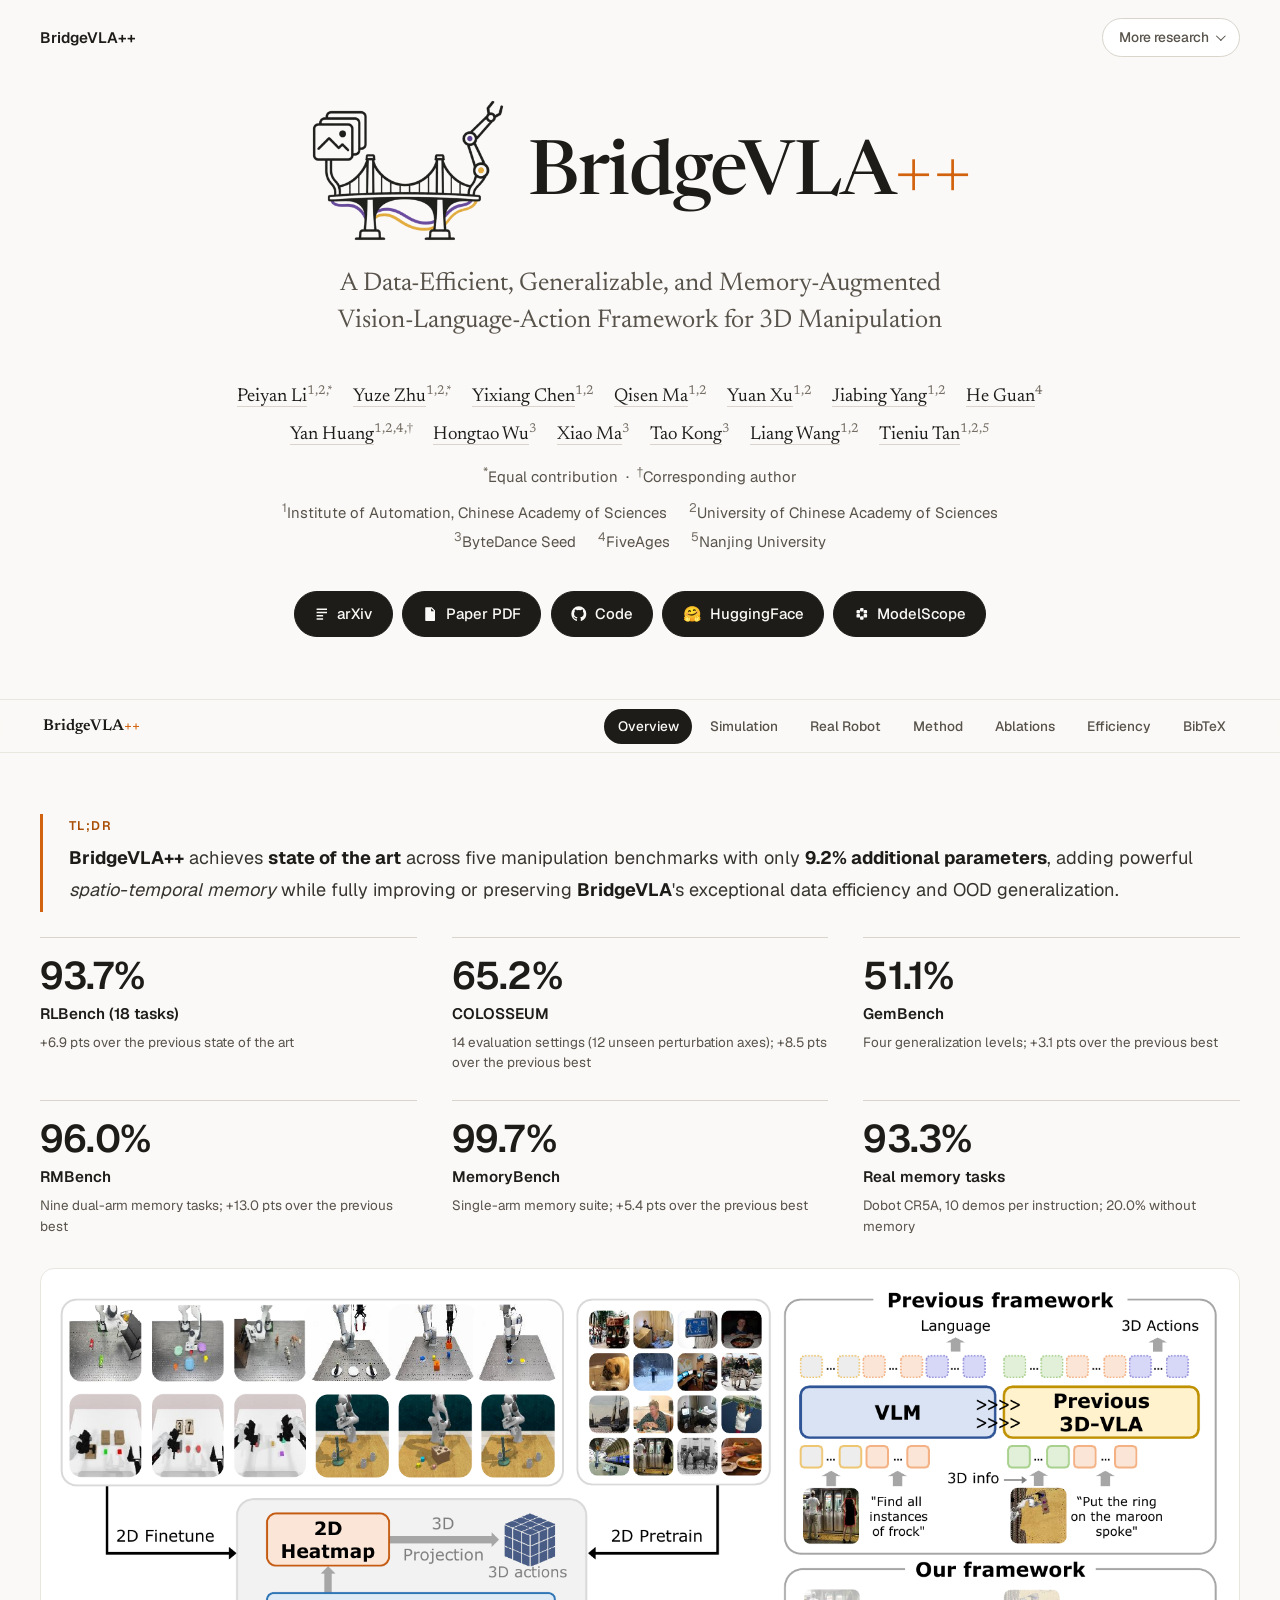
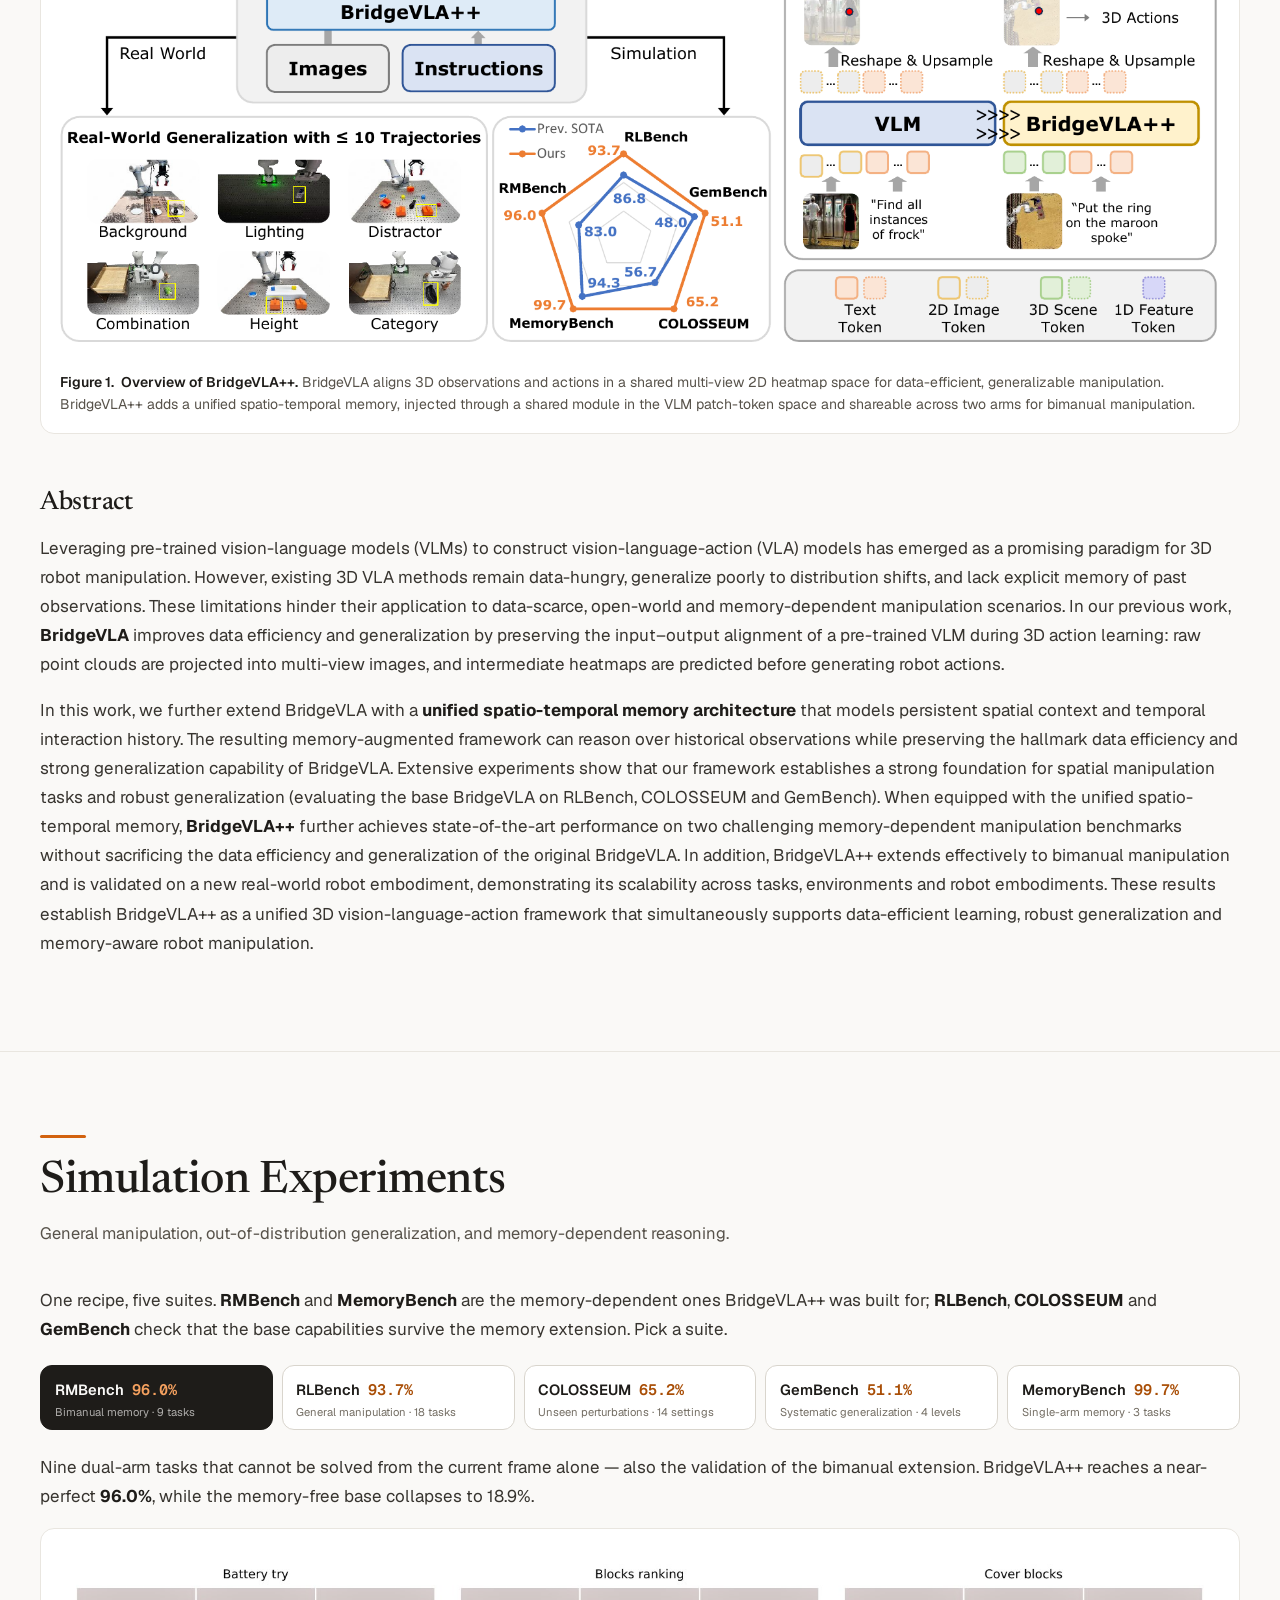
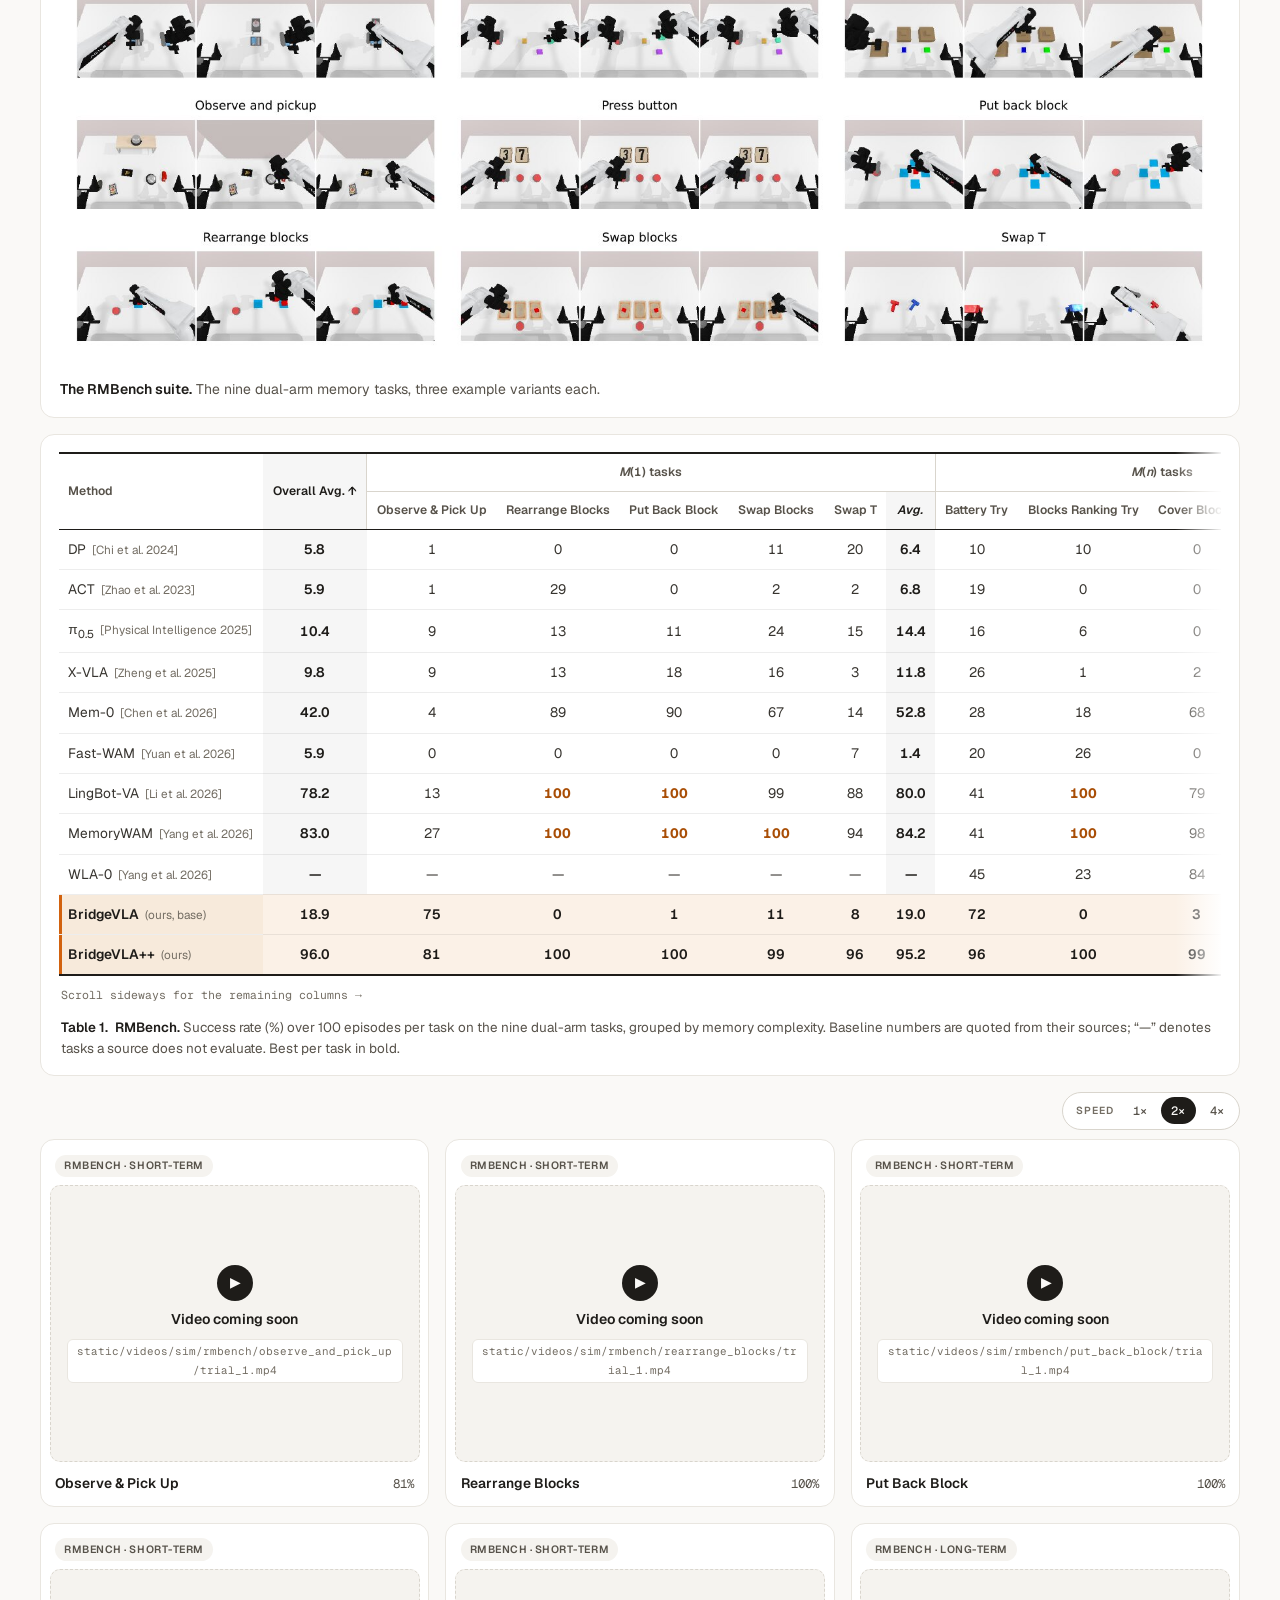
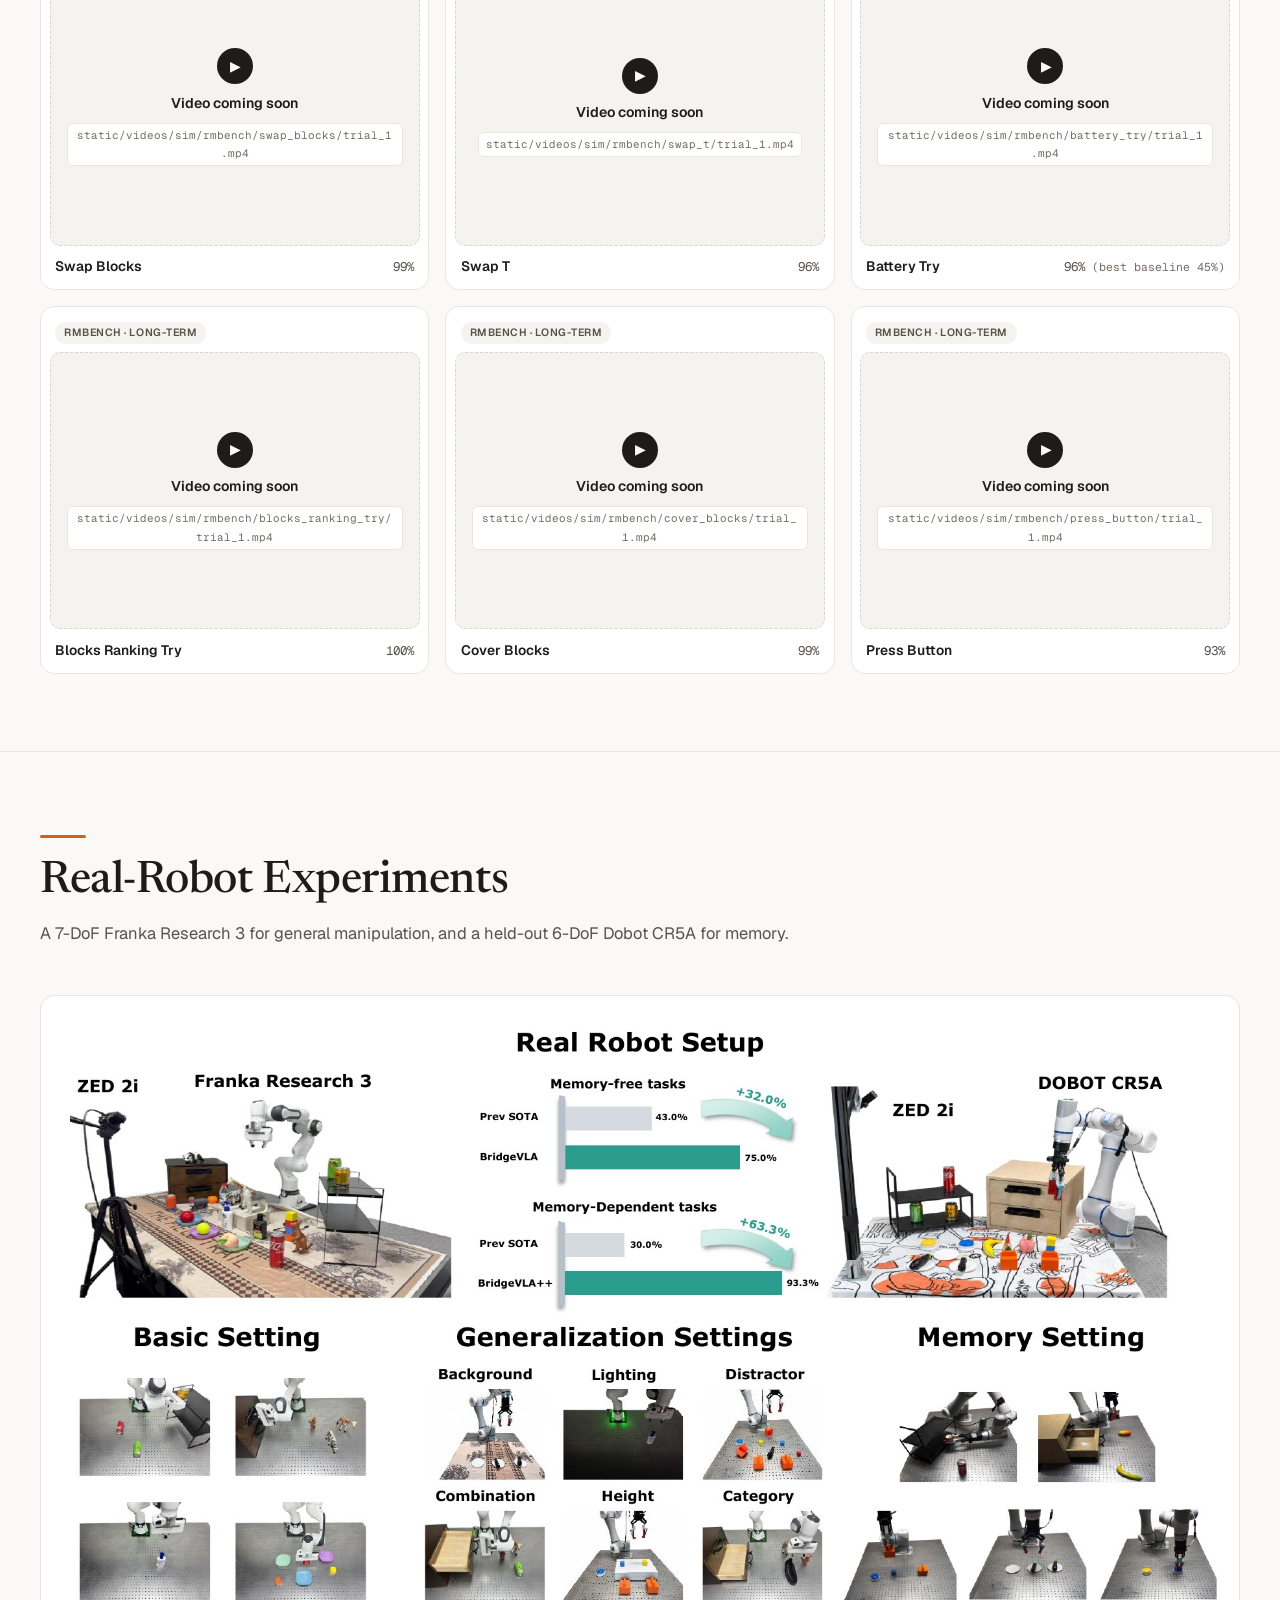
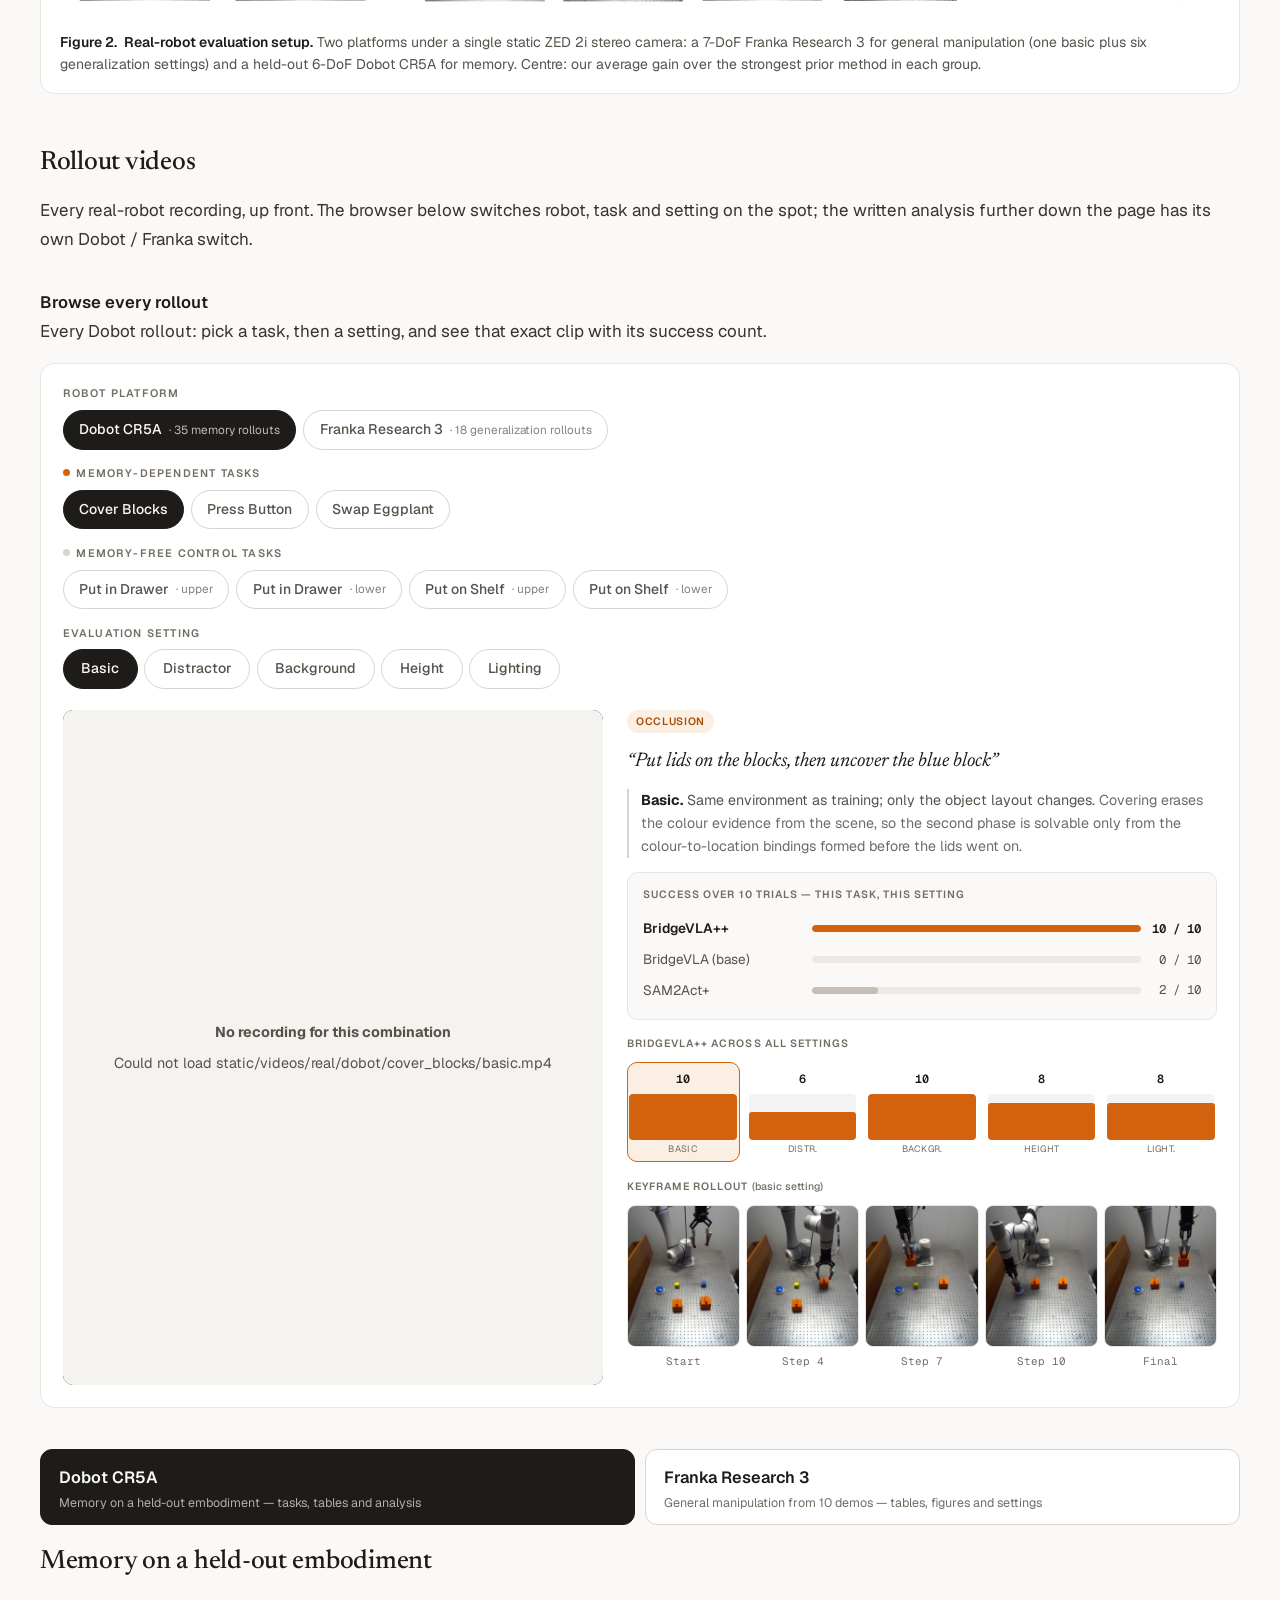
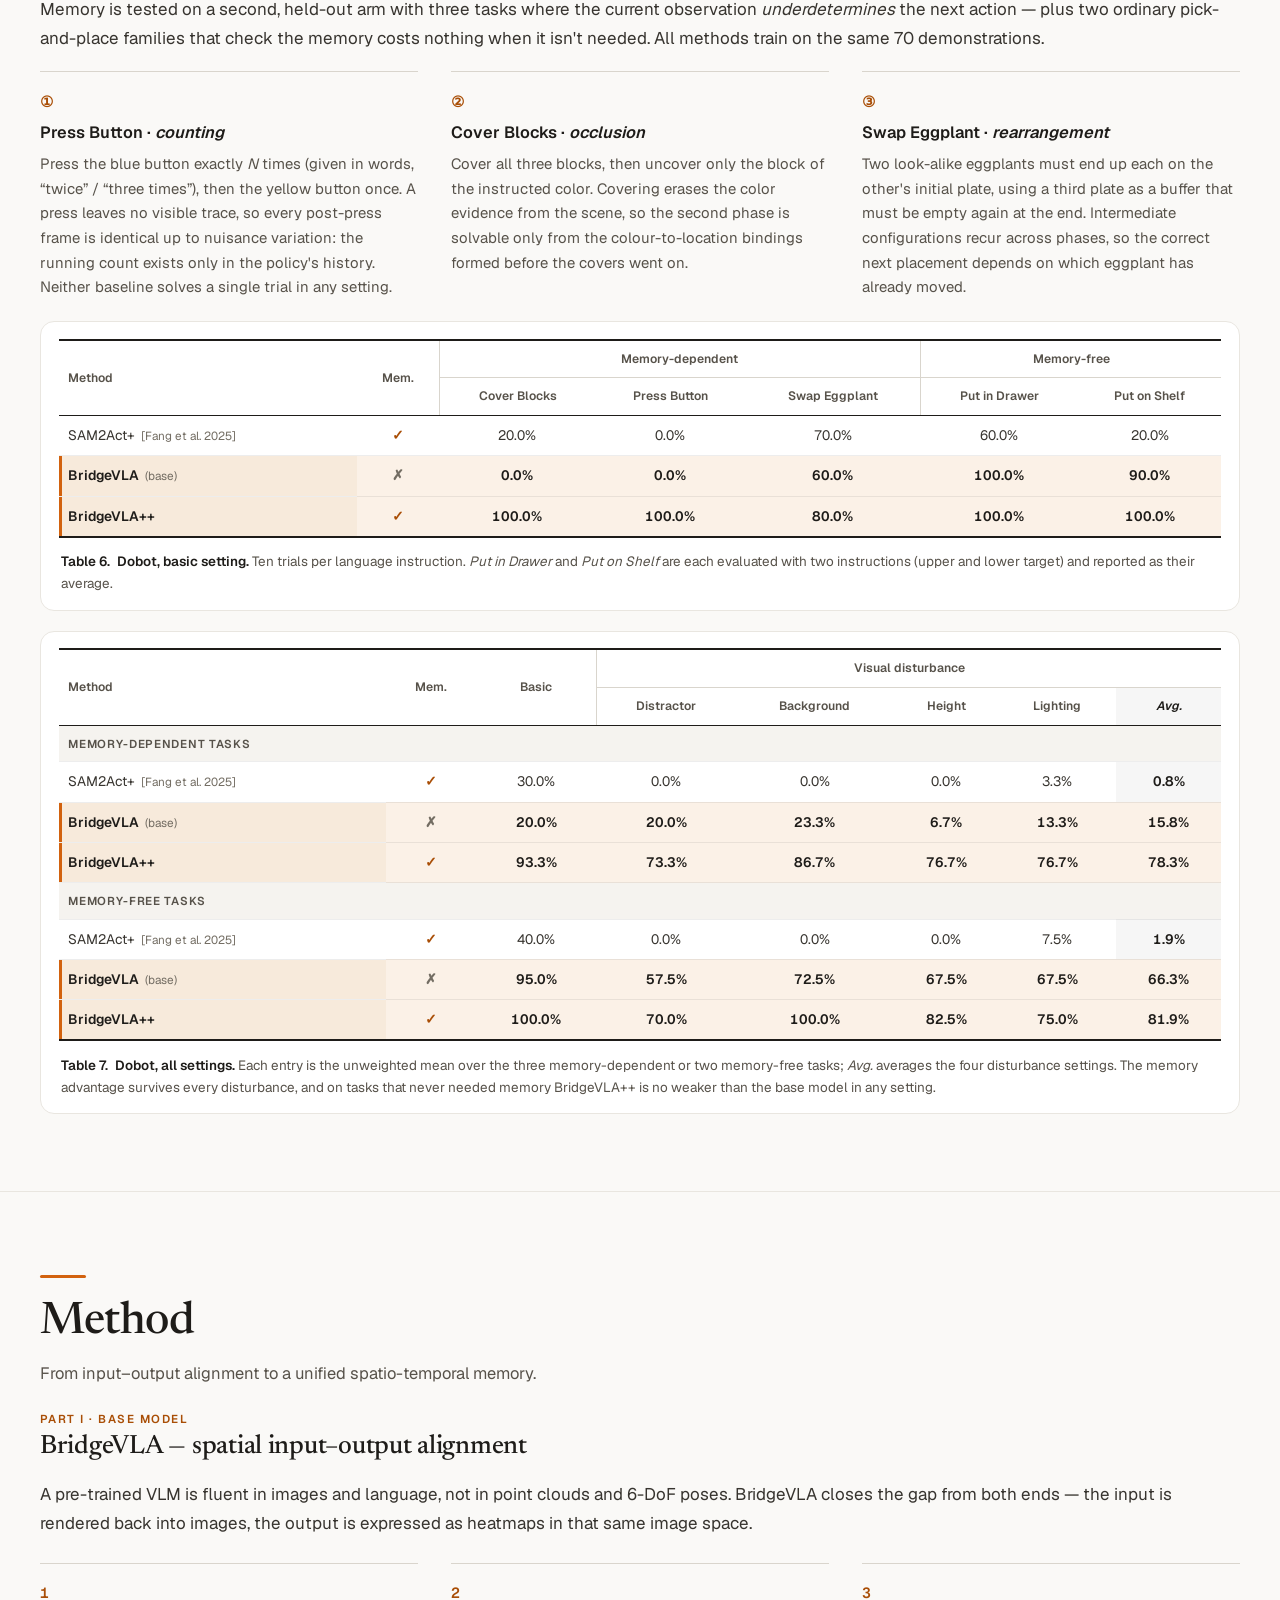
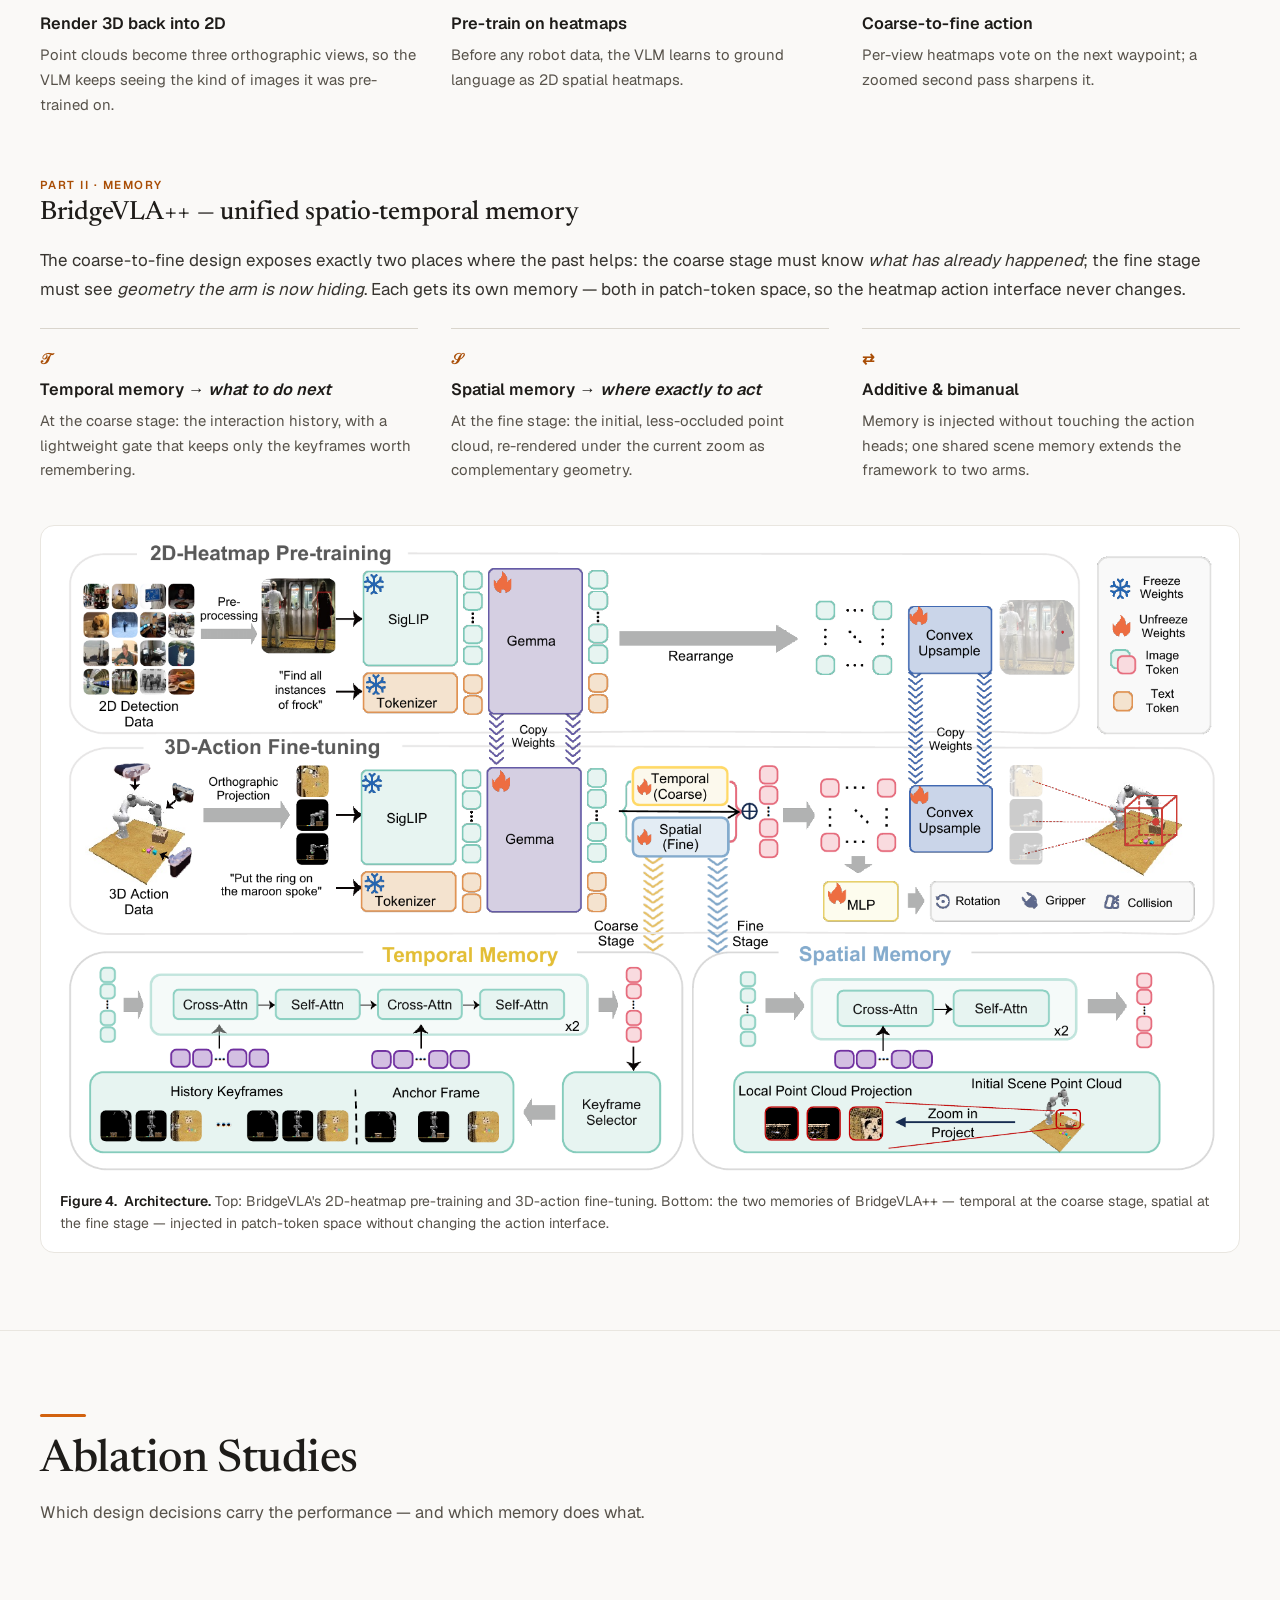
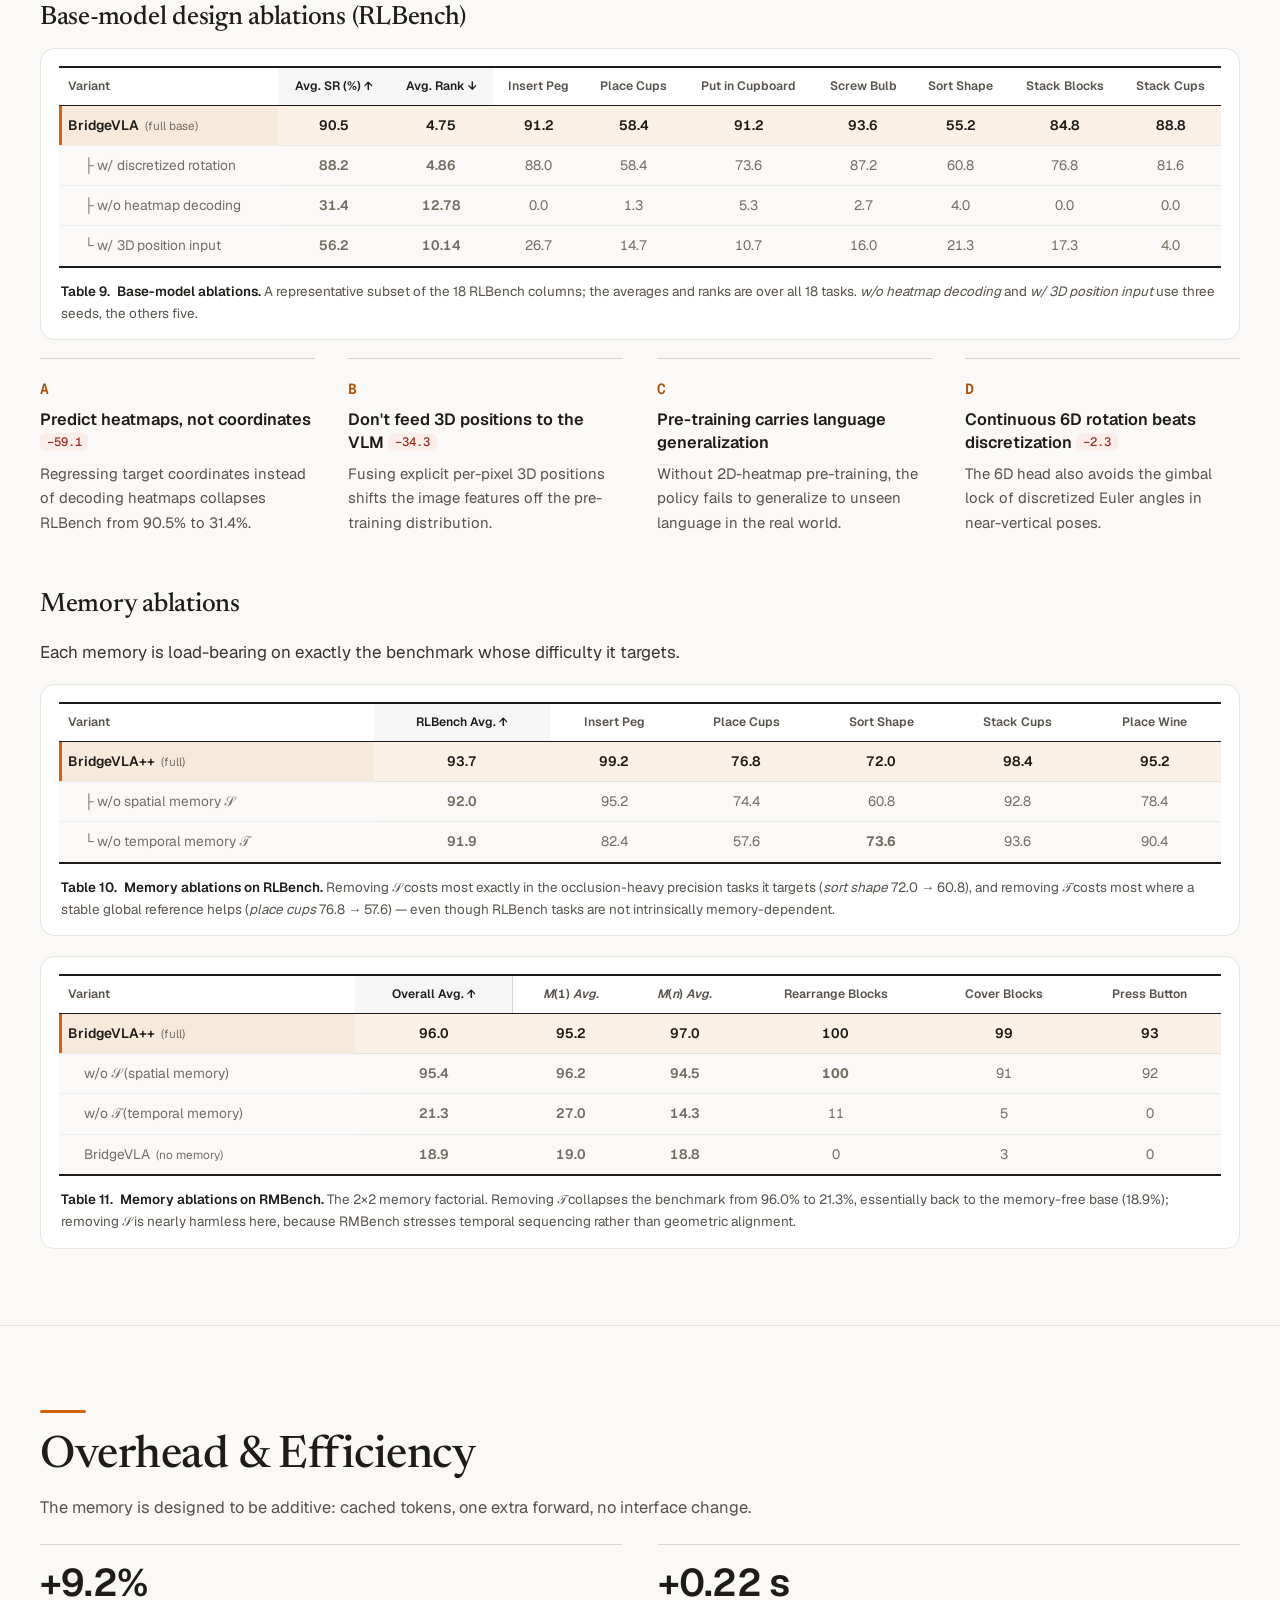
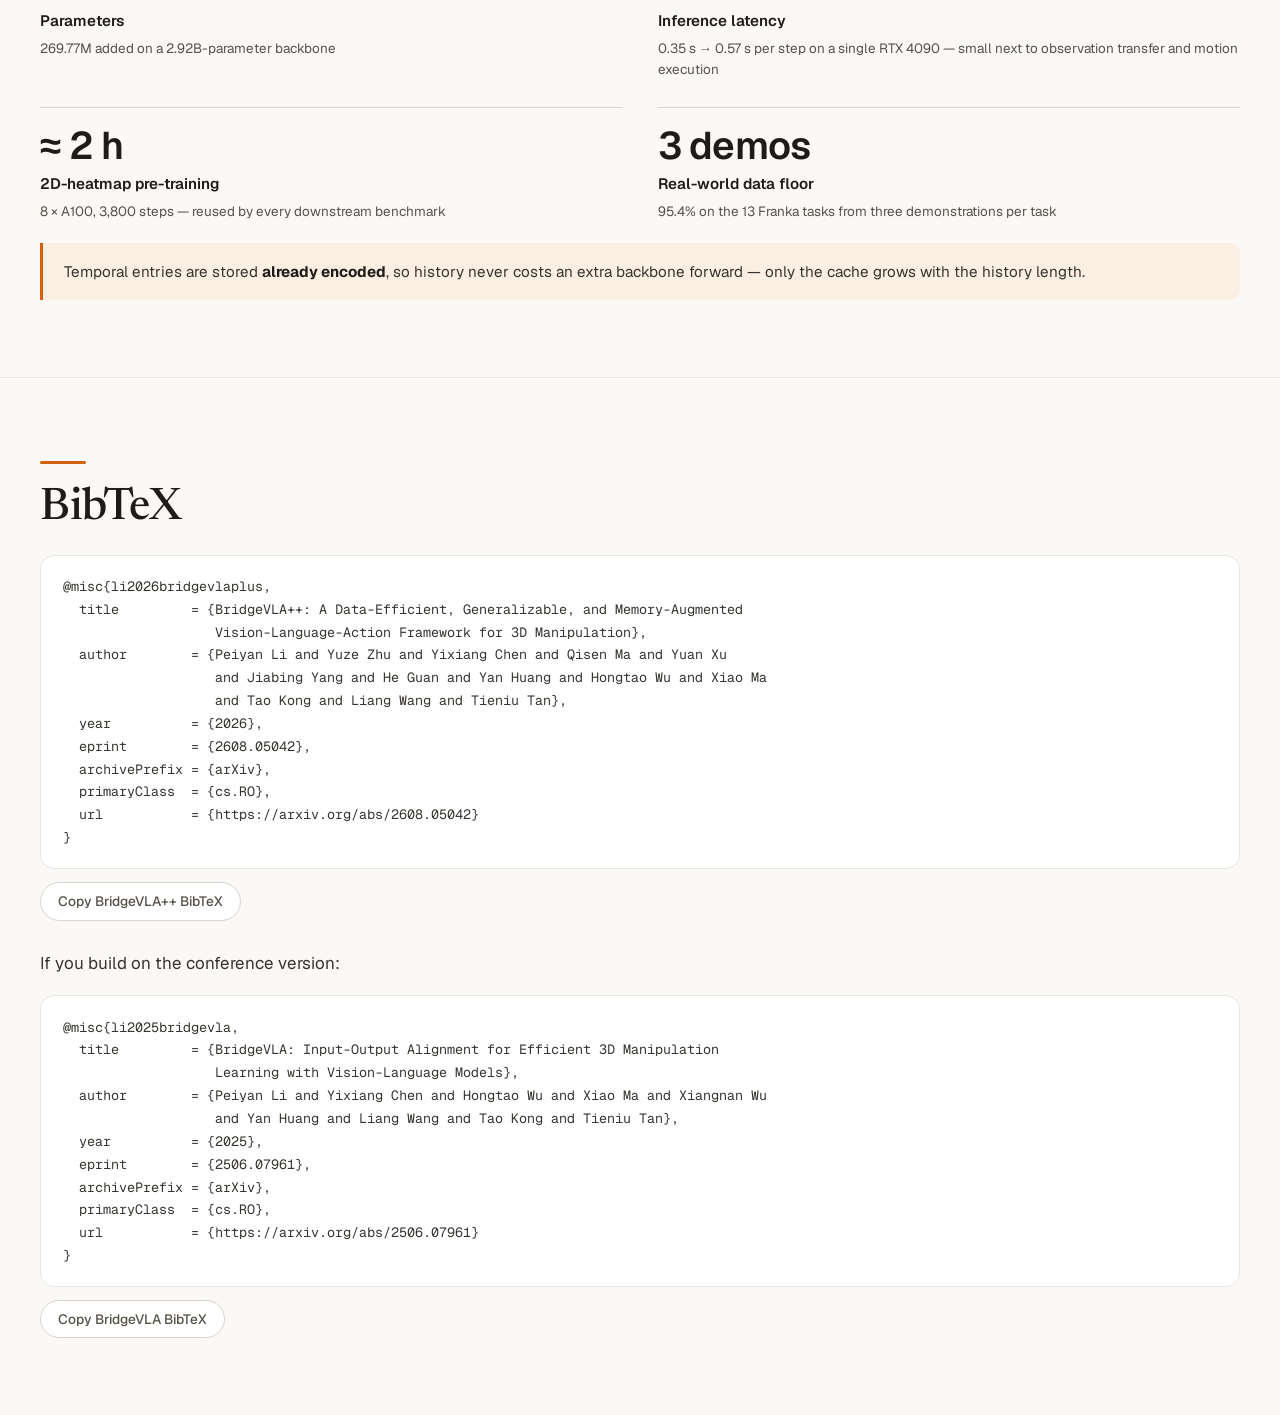
<file: home_page.html>
<!DOCTYPE html>
<html lang="en">
<head>
  <meta charset="UTF-8">
  <meta name="viewport" content="width=device-width, initial-scale=1.0">
  <!-- The template served its content from home_page.html behind a splash screen.
       The BridgeVLA++ page lives at index.html, so this file only forwards. -->
  <meta http-equiv="refresh" content="0; url=index.html">
  <link rel="canonical" href="index.html">
  <title>BridgeVLA++</title>
  <style>
    body{margin:0;min-height:100vh;display:grid;place-items:center;
         font-family:system-ui,-apple-system,"Segoe UI",Roboto,sans-serif;
         background:linear-gradient(135deg,#141d3a,#2a4172);color:#eaf1ff}
    a{color:#cfe0ff}
  </style>
</head>
<body>
  <p>Redirecting to the <a href="index.html">BridgeVLA++ project page</a>&hellip;</p>
  <script>window.location.replace('index.html');</script>
</body>
</html>
</file>
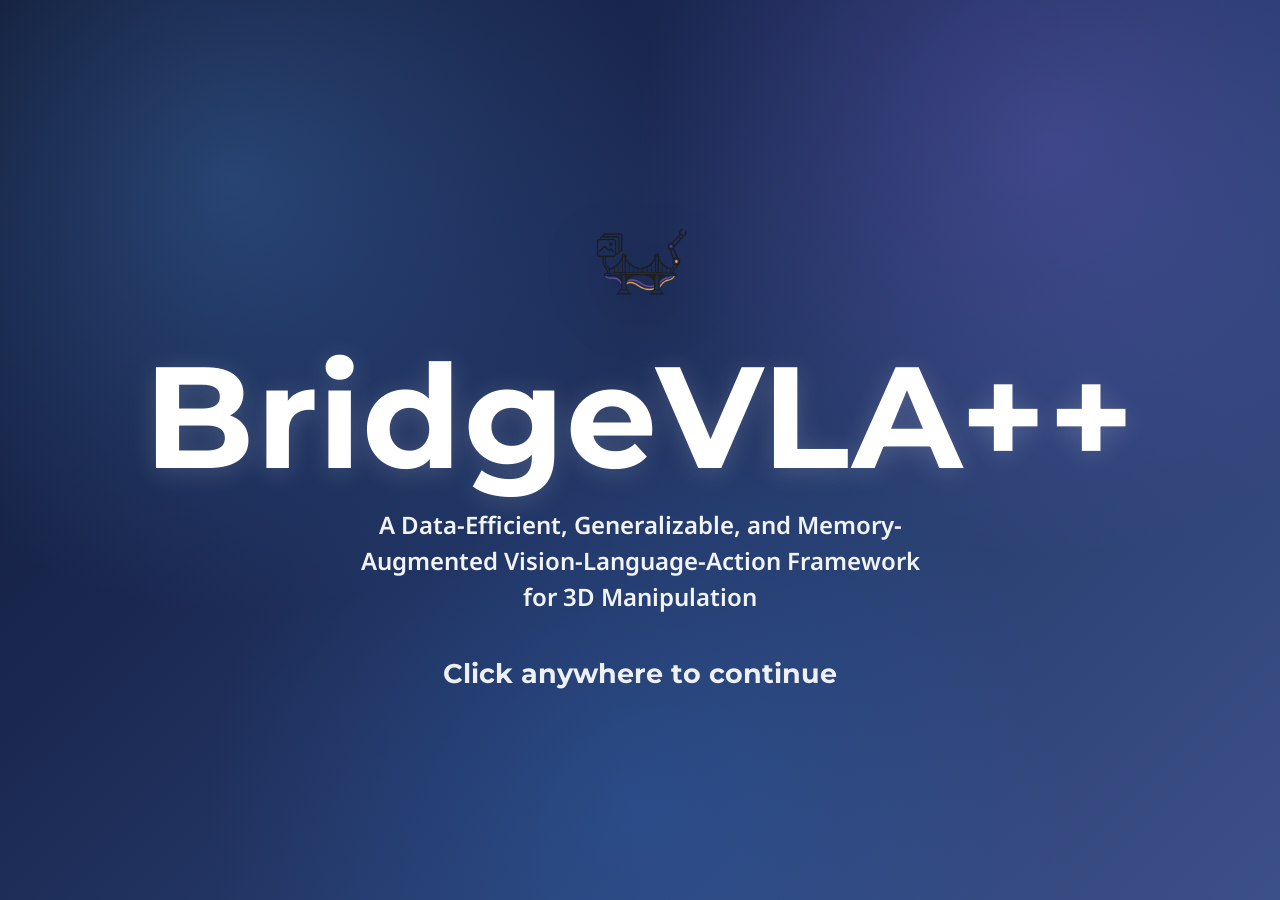
<file: welcome.html>
<!DOCTYPE html>
<html lang="en">
<head>
<meta charset="UTF-8">
<meta name="viewport" content="width=device-width, initial-scale=1.0">
<title>BridgeVLA++ — Welcome</title>
<link rel="icon" href="static/images/bridgevla_plus_logo.png">
<link rel="preconnect" href="https://fonts.googleapis.com">
<link rel="preconnect" href="https://fonts.gstatic.com" crossorigin>
<link href="https://fonts.googleapis.com/css2?family=Montserrat:wght@700&family=Noto+Sans:wght@400;600&display=swap" rel="stylesheet">
<!-- Optional splash screen, kept from the original template but rebranded.
     It is NOT the site entry point: index.html is. Link here only if you want
     the click-through intro back. -->
<style>
  * { box-sizing: border-box; }
  html, body { height: 100%; margin: 0; overflow: hidden; }
  body {
    display: grid; place-items: center; cursor: pointer; text-align: center;
    color: #fff;
    font-family: 'Noto Sans', system-ui, -apple-system, 'Segoe UI', Roboto, sans-serif;
    background:
      radial-gradient(circle at 18% 20%, rgba(92,168,255,.26), transparent 34%),
      radial-gradient(circle at 82% 16%, rgba(150,120,255,.24), transparent 32%),
      radial-gradient(circle at 50% 90%, rgba(48,120,220,.22), transparent 42%),
      linear-gradient(135deg,#101830 0%,#1a2851 34%,#293f70 66%,#3c5088 100%);
  }
  .stage { padding: 2rem; animation: rise 1s cubic-bezier(.2,.7,.3,1) both; }
  .mark { width: 108px; height: 108px; filter: drop-shadow(0 14px 30px rgba(0,0,0,.38)); }
  .logo {
    font-family: 'Montserrat', sans-serif;
    font-weight: 700;
    font-size: clamp(3rem, 12vw, 9rem);
    letter-spacing: .01em;
    margin: .4rem 0 .2rem;
    text-shadow: 0 4px 26px rgba(255,255,255,.16);
  }
  .subtitle {
    font-size: clamp(.95rem, 2vw, 1.5rem);
    font-weight: 600;
    opacity: .94;
    max-width: 40ch;
    margin: 0 auto 2.6rem;
    line-height: 1.5;
  }
  .cta {
    font-family: 'Montserrat', sans-serif;
    font-weight: 700;
    font-size: clamp(1rem, 2.4vw, 1.7rem);
    opacity: .92;
    animation: pulse 2.6s ease-in-out infinite;
  }
  @keyframes rise { from { opacity: 0; transform: translateY(22px); } to { opacity: 1; transform: none; } }
  @keyframes pulse { 0%,100% { opacity: .68; } 50% { opacity: 1; } }
  @media (prefers-reduced-motion: reduce) { * { animation: none !important; } }
</style>
</head>
<body>
  <div class="stage">
    <img class="mark" src="static/images/bridgevla_plus_logo.png" alt="">
    <div class="logo">BridgeVLA++</div>
    <p class="subtitle">A Data-Efficient, Generalizable, and Memory-Augmented Vision-Language-Action Framework for 3D Manipulation</p>
    <div class="cta">Click anywhere to continue</div>
  </div>
  <script>
    var go = function () { window.location.href = 'index.html'; };
    document.addEventListener('click', go);
    document.addEventListener('keydown', go);
  </script>
</body>
</html>
</file>
<file: static/css/bridgevla_plus.css>
/* ============================================================================
   BridgeVLA++ project page
   Self-contained stylesheet, no external dependencies (fonts are self-hosted).

   Design language: "journal masthead" — warm paper surface, ink typography,
   one accent. The accent orange is the paper's own visual semantic: in
   Figure 1 and the radar chart, orange marks "ours", so the page uses the
   same hue for our rows, our bars and points of emphasis.

     type    Newsreader (display serif) · Geist (UI/body) · Geist Mono (data)
     shape   interactive controls are pills (999px); containers 14px; inner
             media 10px — no other radii
     depth   hairline borders carry structure; shadows only on floating
             layers (dropdown menu, video-stage chrome)
     theme   light only, deliberately: a print-emulating journal page whose
             figures and tables are white-background images
   ========================================================================== */

/* ------------------------------------------------------------------- fonts */

@font-face {
  font-family: 'Newsreader';
  src: url('../fonts/newsreader-var.woff2') format('woff2');
  font-weight: 200 800;
  font-style: normal;
  font-display: swap;
  unicode-range: U+0000-00FF, U+0131, U+0152-0153, U+02BB-02BC, U+02C6, U+02DA,
    U+02DC, U+0304, U+0308, U+0329, U+2000-206F, U+20AC, U+2122, U+2191, U+2193,
    U+2212, U+2215, U+FEFF, U+FFFD;
}
@font-face {
  font-family: 'Newsreader';
  src: url('../fonts/newsreader-italic-var.woff2') format('woff2');
  font-weight: 200 800;
  font-style: italic;
  font-display: swap;
  unicode-range: U+0000-00FF, U+0131, U+0152-0153, U+02BB-02BC, U+02C6, U+02DA,
    U+02DC, U+0304, U+0308, U+0329, U+2000-206F, U+20AC, U+2122, U+2191, U+2193,
    U+2212, U+2215, U+FEFF, U+FFFD;
}
@font-face {
  font-family: 'Geist';
  src: url('../fonts/geist-var.woff2') format('woff2');
  font-weight: 100 900;
  font-style: normal;
  font-display: swap;
  unicode-range: U+0000-00FF, U+0131, U+0152-0153, U+02BB-02BC, U+02C6, U+02DA,
    U+02DC, U+0304, U+0308, U+0329, U+2000-206F, U+20AC, U+2122, U+2191, U+2193,
    U+2212, U+2215, U+FEFF, U+FFFD;
}
@font-face {
  font-family: 'Geist Mono';
  src: url('../fonts/geistmono-var.woff2') format('woff2');
  font-weight: 100 900;
  font-style: normal;
  font-display: swap;
  unicode-range: U+0000-00FF, U+0131, U+0152-0153, U+02BB-02BC, U+02C6, U+02DA,
    U+02DC, U+0304, U+0308, U+0329, U+2000-206F, U+20AC, U+2122, U+2191, U+2193,
    U+2212, U+2215, U+FEFF, U+FFFD;
}

/* ------------------------------------------------------------------ tokens */

:root {
  color-scheme: light;

  --paper: #FAF9F7;          /* page                                        */
  --surface: #FFFFFF;        /* cards, tables                               */
  --surface-2: #F5F3EF;      /* wells, quiet fills                          */
  --well: #EFECE6;           /* media slots before load                     */
  --line: #E9E6E0;           /* hairline                                    */
  --line-strong: #D9D5CD;

  --ink: #1E1C19;            /* headings, emphasis          16.2:1 on paper */
  --ink-body: #37342F;       /* running text                11.8:1          */
  --ink-soft: #57524A;       /* secondary text               7.4:1          */
  --ink-faint: #736D63;      /* captions, fine print         4.9:1 (AA)     */

  --accent-ink: #A94E06;     /* accent as text               5.3:1 (AA)     */
  --accent: #D2620E;         /* accent as mark / large type  3.6:1 (3:1 ok) */
  --accent-bright: #ED7D31;  /* the figures' "ours" orange — on dark only   */
  --accent-wash: #FBEFE3;    /* solid tint for washes                       */
  --row-ours: #FBF1E7;       /* "ours" table row                            */
  --row-ours-edge: #F7EADB;  /* its pinned first column                     */

  --neg-ink: #9C2C21;        /* failure / negative deltas — semantic only   */
  --neg-wash: #FAEDEA;

  --dark: #17140F;           /* video stage + on-media chrome               */

  --radius: 14px;
  --radius-sm: 10px;

  --shadow-pop: 0 14px 36px rgba(32, 26, 18, 0.16);

  --ease: cubic-bezier(0.22, 1, 0.36, 1);

  --measure: 1200px;      /* single page column — every wrap shares one left edge   */
  --measure-wide: 1200px; /* alias of --measure so wide + narrow blocks stay aligned */
  --gutter: 2.6rem;       /* one horizontal gutter for all wraps (1.3rem each side)  */

  --font-serif: 'Newsreader', Georgia, 'Times New Roman', serif;
  --font-sans: 'Geist', -apple-system, BlinkMacSystemFont, 'Segoe UI',
    'Helvetica Neue', Arial, 'PingFang SC', 'Hiragino Sans GB',
    'Microsoft YaHei', sans-serif;
  --font-mono: 'Geist Mono', ui-monospace, 'SF Mono', Menlo, Consolas, monospace;
}

*, *::before, *::after { box-sizing: border-box; }

html {
  scroll-behavior: smooth;
  scroll-padding-top: 74px;
  -webkit-text-size-adjust: 100%;
}

body {
  margin: 0;
  background: var(--paper);
  color: var(--ink-body);
  font-family: var(--font-sans);
  font-size: 17px;
  line-height: 1.7;
  -webkit-font-smoothing: antialiased;
  text-rendering: optimizeLegibility;
  overflow-x: hidden;
}

img, video, svg { max-width: 100%; }

a { color: var(--accent-ink); text-decoration: none; transition: color .18s var(--ease); }
a:hover { color: var(--accent); }
p a, li a, .figcap a, .table-note a {
  text-decoration: underline;
  text-decoration-color: rgba(169, 78, 6, .35);
  text-underline-offset: 2px;
}
p a:hover, li a:hover { text-decoration-color: currentColor; }

::selection { background: #F4D4B4; color: var(--ink); }

:focus-visible {
  outline: 2px solid var(--accent);
  outline-offset: 2px;
  border-radius: 4px;
}

code, pre { font-family: var(--font-mono); }

/* One column for the whole page. `.wrap` and `.wrap-wide` resolve identically so a
   section's banner header and its body always start on the same left edge, and every
   section shares that edge with every other. */
.wrap { width: min(100% - var(--gutter), var(--measure)); margin-inline: auto; }
.wrap-wide { width: min(100% - var(--gutter), var(--measure-wide)); margin-inline: auto; }

.section { padding: 3.8rem 0 4.8rem; }

.sr-only {
  position: absolute; width: 1px; height: 1px; padding: 0; margin: -1px;
  overflow: hidden; clip: rect(0 0 0 0); white-space: nowrap; border: 0;
}

/* ---------------------------------------------------------------- headings */

h1, h2, h3 {
  font-family: var(--font-serif);
  font-weight: 500;
  color: var(--ink);
  line-height: 1.18;
  letter-spacing: -0.01em;
}
h4 { font-family: var(--font-sans); font-weight: 600; color: var(--ink); line-height: 1.35; }

.lede { font-size: 1.06rem; line-height: 1.72; color: var(--ink-body); }
.lede b { color: var(--ink); }

/* ------------------------------------------------------------------- hero */

.hero { background: var(--paper); }

.hero-topbar {
  display: flex;
  align-items: center;
  justify-content: space-between;
  gap: 1rem;
  padding: 1.15rem 0 .4rem;
}
.hero-topbar .brandline {
  font-family: var(--font-sans); font-weight: 600; font-size: .95rem;
  color: var(--ink);
}

.more-research { position: relative; }
.more-research > button {
  display: inline-flex; align-items: center; gap: .45rem;
  background: var(--surface);
  border: 1px solid var(--line-strong);
  color: var(--ink-soft);
  font: inherit; font-size: .86rem; font-weight: 500;
  padding: .4rem 1rem; border-radius: 999px; cursor: pointer;
  transition: border-color .18s var(--ease), color .18s var(--ease);
}
.more-research > button::after {
  content: '';
  width: .5em; height: .5em;
  border-right: 1.5px solid currentColor;
  border-bottom: 1.5px solid currentColor;
  transform: rotate(45deg) translateY(-2px);
  transition: transform .2s var(--ease);
}
.more-research > button:hover { border-color: var(--ink); color: var(--ink); }
.more-research.is-open > button::after { transform: rotate(225deg) translateY(-1px); }
.more-research .menu {
  position: absolute; right: 0; top: calc(100% + .55rem);
  min-width: 240px; padding: .4rem;
  background: var(--surface);
  border: 1px solid var(--line);
  border-radius: 12px;
  box-shadow: var(--shadow-pop);
  opacity: 0; visibility: hidden; transform: translateY(-6px);
  transition: opacity .18s var(--ease), transform .18s var(--ease), visibility .18s;
  z-index: 60; text-align: left;
}
/* Visibility is driven solely by .is-open, which the script sets on hover,
   focus and click alike — a CSS :hover rule alongside a JS toggle lets the
   menu be visible while aria-expanded still reads "false". */
.more-research.is-open .menu { opacity: 1; visibility: visible; transform: translateY(0); }
.more-research .menu a {
  display: block; padding: .55rem .8rem; border-radius: 8px;
  color: var(--ink-body); font-size: .9rem; font-weight: 500;
}
.more-research .menu a:hover { background: var(--surface-2); color: var(--ink); }
.more-research .menu a span { color: var(--ink-faint); }

.hero-inner { padding: 2.6rem 0 3.9rem; text-align: center; }

/* The mark is a wide line-art vignette (image stack → bridge → robot arm),
   sized as a journal-masthead emblem: large enough that the story reads. */
/* Icon sits to the left of the wordmark, forming a masthead lockup. */
.hero-brand {
  display: flex;
  align-items: center;
  justify-content: center;
  gap: clamp(.6rem, 2vw, 1.4rem);
  flex-wrap: wrap;
  margin-bottom: 1rem;
}
.hero-logo {
  width: clamp(128px, 16vw, 196px);
  height: auto;
  margin: 0;
  flex: 0 0 auto;
  /* Nudge up slightly so the mark's optical centre lines up with the wordmark. */
  transform: translateY(-0.45rem);
}

.hero-venue {
  display: block;
  font-size: .95rem;
  color: var(--ink-soft);
  margin: 0 0 1.1rem;
}
.hero-venue a {
  color: var(--ink);
  text-decoration: underline;
  text-decoration-color: rgba(210, 98, 14, .5);
  text-underline-offset: 3px;
  white-space: nowrap;
}
.hero-venue a:hover { color: var(--accent-ink); }

.hero-title {
  font-weight: 500;
  font-size: clamp(3rem, 7vw, 4.7rem);
  line-height: 1.05;
  letter-spacing: -0.02em;
  margin: 0;
}
.hero-title .pp { color: var(--accent); letter-spacing: -0.05em; margin-left: -0.04em; }

.hero-subtitle {
  font-family: var(--font-serif);
  font-weight: 400;
  font-size: clamp(1.22rem, 2.6vw, 1.6rem);
  line-height: 1.45;
  color: var(--ink-soft);
  margin: 0 auto;
  max-width: 900px;
  text-wrap: balance;
}

.authors {
  font-family: var(--font-serif);
  font-size: 1.17rem;
  line-height: 2.05;
  max-width: 1000px;
  margin: 2.3rem auto .4rem;
  color: var(--ink);
}
.authors a { color: var(--ink); border-bottom: 1px solid var(--line-strong); }
.authors a:hover { color: var(--accent-ink); border-bottom-color: var(--accent); }
.authors .author { margin: 0 .5rem; white-space: nowrap; }
.authors sup { color: var(--ink-faint); font-size: .68em; }
.author-notes, .affiliations {
  font-size: .93rem;
  color: var(--ink-soft);
  max-width: 940px;
  margin: .4rem auto 0;
  line-height: 1.85;
}
.author-notes sup, .affiliations sup { color: var(--ink-faint); }
.affiliations span { margin: 0 .55rem; white-space: nowrap; }
/* Affiliation strings are longer than a phone viewport — let them wrap there.
   Author names stay atomic: the row breaks between names, never inside one. */
@media (max-width: 640px) {
  .affiliations span { white-space: normal; }
}

.links {
  display: flex; flex-wrap: wrap; gap: .6rem;
  justify-content: center;
  margin-top: 2.2rem;
}
.link-btn {
  display: inline-flex; align-items: center; gap: .5rem;
  padding: .58rem 1.2rem;
  border-radius: 999px;
  background: var(--ink);
  border: 1px solid var(--ink);
  color: var(--paper) !important;
  font-size: .93rem; font-weight: 500;
  transition: transform .18s var(--ease), background .18s var(--ease),
              box-shadow .18s var(--ease);
}
.link-btn:hover {
  background: #000;
  transform: translateY(-1px);
  box-shadow: 0 10px 22px rgba(30, 26, 18, .16);
}
.link-btn:active { transform: translateY(0) scale(.98); }
.link-btn svg { width: 1.05em; height: 1.05em; fill: currentColor; }
.link-btn.is-muted {
  background: transparent;
  border: 1px dashed var(--line-strong);
  color: var(--ink-faint) !important;
  cursor: default;
}
.link-btn.is-muted:hover { transform: none; background: transparent; box-shadow: none; }

/* -------------------------------------------------------------- sticky nav */

.docnav {
  position: sticky; top: 0; z-index: 50;
  background: rgba(250, 249, 247, .9);
  backdrop-filter: blur(10px);
  -webkit-backdrop-filter: blur(10px);
  border-top: 1px solid var(--line);
  border-bottom: 1px solid var(--line);
}
.docnav .wrap-wide {
  display: flex; align-items: center; gap: .3rem;
  overflow-x: auto; scrollbar-width: none;
  padding: .5rem 0;
}
.docnav .wrap-wide::-webkit-scrollbar { display: none; }
.docnav .nav-brand {
  font-family: var(--font-serif);
  font-weight: 600;
  font-size: .98rem;
  color: var(--ink);
  margin-right: auto;
  padding: .3rem .2rem;
  white-space: nowrap;
}
.docnav .nav-brand .pp { color: var(--accent); }
.docnav a:not(.nav-brand) {
  flex: 0 0 auto;
  padding: .36rem .85rem;
  border-radius: 999px;
  font-size: .85rem; font-weight: 500;
  color: var(--ink-soft);
  white-space: nowrap;
  transition: background .18s var(--ease), color .18s var(--ease);
}
.docnav a:not(.nav-brand):hover { background: var(--surface-2); color: var(--ink); }
.docnav a.is-active { background: var(--ink); color: var(--paper); }

/* ---------------------------------------------------------- section header */

/* A hairline plus generous top space makes each major section start
   unmistakable — explicit "separation" without clutter. */
.banner { padding: 5.2rem 0 0; border-top: 1px solid var(--line); }
.banner .wrap::before {
  content: '';
  display: block;
  width: 46px; height: 3px;
  border-radius: 2px;
  background: var(--accent);
  margin-bottom: 1.15rem;
}
.banner h2 {
  font-size: clamp(2rem, 4.4vw, 2.8rem);
  margin: 0;
}
.banner p {
  margin: .6rem 0 0;
  max-width: 72ch;
  color: var(--ink-soft);
  font-size: 1.03rem;
}

.subhead {
  font-size: clamp(1.35rem, 2.6vw, 1.65rem);
  margin: 3.4rem 0 .9rem;
}

/* Small monospace-caps kicker above a subhead (e.g. "Part I · Base model"). */
.eyebrow {
  margin: 0 0 .15rem;
  font-family: var(--font-sans);
  font-size: .72rem; font-weight: 600;
  letter-spacing: .13em; text-transform: uppercase;
  color: var(--accent-ink);
}
.eyebrow + .subhead { margin-top: .2rem; }
.subhead-sm {
  font-family: var(--font-sans);
  font-size: 1.04rem;
  font-weight: 600;
  margin: 2.3rem 0 .55rem;
  color: var(--ink);
}

/* ---------------------------------------------------------------- passages */

.tldr {
  border-left: 3px solid var(--accent);
  padding: .3rem 0 .35rem 1.6rem;
}
.tldr h2 {
  margin: 0 0 .55rem;
  font-family: var(--font-sans);
  font-size: .78rem;
  font-weight: 600;
  letter-spacing: .12em;
  text-transform: uppercase;
  color: var(--accent-ink);
}
.tldr p { margin: 0; font-size: 1.13rem; line-height: 1.76; color: var(--ink-body); }
.tldr b { color: var(--ink); }

.abstract { hyphens: auto; }
.abstract p { margin: 0 0 1rem; }

/* --------------------------------------------------------------- stat grid */

.stats {
  display: grid;
  grid-template-columns: repeat(2, minmax(0, 1fr));
  gap: 1.7rem 2.2rem;
}
@media (min-width: 900px) { .stats { grid-template-columns: repeat(3, minmax(0, 1fr)); } }
/* A four-card group reads better as 2 × 2 than as a row of three plus an orphan. */
@media (min-width: 900px) { .stats.is-four { grid-template-columns: repeat(2, minmax(0, 1fr)); } }
@media (max-width: 520px)  { .stats { grid-template-columns: 1fr; gap: 1.4rem; } }
.stat {
  border-top: 1px solid var(--line-strong);
  padding-top: 1.05rem;
}
.stat .value {
  font-weight: 600;
  font-size: 2.4rem;
  line-height: 1.05;
  letter-spacing: -0.02em;
  color: var(--ink);
}
.stat .label { font-weight: 600; font-size: .95rem; color: var(--ink); margin-top: .35rem; }
.stat .note { font-size: .84rem; color: var(--ink-soft); line-height: 1.55; margin-top: .3rem; }

/* ----------------------------------------------------------------- figures */

.figure {
  margin: 0;
  background: var(--surface);
  border: 1px solid var(--line);
  border-radius: var(--radius);
  padding: .9rem;
}
.figure img { display: block; width: 100%; height: auto; border-radius: 8px; }
.figcap {
  margin: .95rem .3rem .15rem;
  font-size: .875rem;
  color: var(--ink-soft);
  text-align: left;
  line-height: 1.62;
}
.figcap b { color: var(--ink); font-weight: 600; }

/* ------------------------------------------------------------------ tables */

.table-card {
  position: relative;
  background: var(--surface);
  border: 1px solid var(--line);
  border-radius: var(--radius);
  padding: 1.05rem 1.1rem .95rem;
  overflow: hidden;
}
.table-scroll { position: relative; width: 100%; overflow-x: auto; }
.table-scroll::-webkit-scrollbar { height: 8px; }
.table-scroll::-webkit-scrollbar-track { background: var(--surface-2); border-radius: 8px; }
.table-scroll::-webkit-scrollbar-thumb { background: var(--line-strong); border-radius: 8px; }

/* Right-edge fade, shown only while the table actually overflows.
   `.can-scroll` is toggled by the script on load and on resize. */
.table-card.can-scroll::after {
  content: '';
  position: absolute;
  top: 1.05rem; right: 1.1rem; width: 46px;
  height: var(--scroll-h, 0px);
  pointer-events: none;
  background: linear-gradient(90deg, rgba(255, 255, 255, 0), rgba(255, 255, 255, .95));
}
.scroll-hint {
  display: none;
  margin: .55rem .15rem -.1rem;
  font-family: var(--font-mono);
  font-size: .72rem;
  color: var(--ink-faint);
}
.table-card.can-scroll .scroll-hint { display: block; }

/* Booktabs, the journal way: heavy top and bottom rules, a medium rule under
   the header, hairlines between body rows, no vertical grid. */
table.data {
  width: 100%;
  border-collapse: collapse;
  font-size: .855rem;
  font-variant-numeric: tabular-nums;
}
table.data th, table.data td {
  padding: .5rem .6rem;
  text-align: center;
  vertical-align: middle;
  border-bottom: 1px solid rgba(30, 28, 25, .08);
  white-space: nowrap;
}
table.data thead th {
  font-size: .76rem;
  font-weight: 600;
  color: var(--ink-soft);
  background: var(--surface);
  border-bottom: 1px solid var(--line-strong);
}
table.data thead tr:first-child th { border-top: 2px solid var(--ink); }
table.data thead tr:last-child th,
table.data thead tr:first-child th[rowspan] { border-bottom: 1.5px solid var(--ink); }
table.data tbody tr:last-child td { border-bottom: 2px solid var(--ink); }
.col-sep { border-left: 1px solid var(--line-strong); }

/* Pin the row-label column. Scoped to the FIRST header row and to the body.
   Most tables now use a single-row header, but a few keep a two-row grouped
   header (M(1)/M(n) tasks, Memory-dependent/-free, …); there the second row's
   first cell is an ordinary data column and must not be pinned to left: 0. */
table.data thead tr:first-child th:first-child,
table.data tbody td:first-child {
  text-align: left;
  position: sticky; left: 0;
  background: var(--surface);
  z-index: 1;
  box-shadow: 1px 0 0 var(--line);
}
table.data thead tr:first-child th:first-child { z-index: 3; }
table.data tbody tr:hover td { background: #F7F5F0; }
table.data tbody tr:hover td:first-child { background: #F7F5F0; }

table.data .ours td { background: var(--row-ours); font-weight: 600; color: var(--ink); }
table.data .ours td:first-child {
  background: var(--row-ours-edge);
  box-shadow: inset 3px 0 0 var(--accent), 1px 0 0 var(--line);
}
table.data .ours:hover td { background: #F8ECDC; }
table.data .ours:hover td:first-child { background: #F5E6D2; }
table.data .ablation td { background: var(--paper); color: var(--ink-faint); }
table.data .ablation td:first-child { background: var(--paper); padding-left: 1.6rem; }
/* Selector kept deliberately specific: the pinned-first-column rule above is
   (0,2,3), so a plainer `.group-head td` would lose its background to it. */
table.data tbody tr.group-head td {
  background: var(--surface-2);
  font-size: .72rem; font-weight: 600;
  letter-spacing: .06em; text-transform: uppercase;
  color: var(--ink-soft); text-align: left;
}
table.data .best { color: var(--accent-ink); font-weight: 700; }
table.data .avg { font-weight: 600; color: var(--ink); background: rgba(30, 28, 25, .04); }
table.data .cite { display: inline-block; margin-left: .2rem; color: var(--ink-faint); font-size: .86em; font-weight: 400; }
table.data .yes { color: var(--accent-ink); font-weight: 700; }
table.data .no { color: var(--ink-faint); font-weight: 600; }
table.data .std { color: var(--ink-faint); font-size: .84em; font-weight: 400; }

.table-note { margin: .85rem .15rem 0; font-size: .84rem; color: var(--ink-soft); line-height: 1.6; }
.table-note b { color: var(--ink); font-weight: 600; }

/* ------------------------------------------------------------- media cards */

/* Explicit column counts rather than auto-fit: auto-fit leaves ragged final
   rows (nine cards became 4+4+1) and the card counts here are known. */
.media-grid { display: grid; gap: 1rem; align-items: start; }
.media-grid.cols-2 { grid-template-columns: repeat(2, minmax(0, 1fr)); }
.media-grid.cols-3 { grid-template-columns: repeat(3, minmax(0, 1fr)); }
.media-grid.cols-4 { grid-template-columns: repeat(4, minmax(0, 1fr)); }
@media (max-width: 1080px) { .media-grid.cols-4 { grid-template-columns: repeat(2, minmax(0, 1fr)); } }
@media (max-width: 900px)  { .media-grid.cols-3 { grid-template-columns: repeat(2, minmax(0, 1fr)); } }
@media (max-width: 620px)  {
  .media-grid.cols-2,
  .media-grid.cols-3,
  .media-grid.cols-4 { grid-template-columns: 1fr; }
}
/* Wide data tables get their own full-width row — side by side they clip
   columns that carry the headline numbers. */
.stack { display: grid; gap: 1.25rem; }

.media-card {
  background: var(--surface);
  border: 1px solid var(--line);
  border-radius: var(--radius);
  padding: .55rem .55rem .1rem;
}

.media-slot {
  position: relative;
  aspect-ratio: 16 / 9;
  border-radius: var(--radius-sm);
  overflow: hidden;
  background: var(--well);
}
/* RMBench renders 320x240 — cropping it to 16:9 would cut the memory cue cards
   pinned above the table, so those cards get a stage that matches the source. */
.media-slot.ratio-43 { aspect-ratio: 4 / 3; }
.media-slot video, .media-slot img {
  position: absolute; inset: 0;
  width: 100%; height: 100%;
  object-fit: cover;
  display: block;
}
.media-slot.is-contain video, .media-slot.is-contain img { object-fit: contain; background: #fff; }
.media-slot.is-missing video, .media-slot.is-missing img { display: none; }

.media-placeholder {
  position: absolute; inset: 0;
  display: flex; flex-direction: column; align-items: center; justify-content: center;
  gap: .45rem; padding: 1rem; text-align: center;
  background: var(--surface-2);
  border: 1.5px dashed var(--line-strong);
  border-radius: var(--radius-sm);
  color: var(--ink-soft);
}
.media-placeholder .ph-icon {
  width: 36px; height: 36px; border-radius: 50%;
  display: grid; place-items: center;
  background: var(--ink);
  color: var(--paper); font-size: .85rem; padding-left: 2px;
}
.media-placeholder .ph-title { font-weight: 600; font-size: .88rem; color: var(--ink); }
.media-placeholder .ph-path {
  font-size: .68rem; color: var(--ink-faint);
  background: var(--surface);
  border: 1px solid var(--line);
  border-radius: 6px; padding: .14rem .45rem;
  max-width: 100%; overflow-wrap: anywhere;
}

.media-caption {
  display: flex;
  align-items: baseline;
  justify-content: space-between;
  gap: .7rem;
  margin: .6rem .35rem .55rem;
  font-size: .86rem;
  color: var(--ink-soft);
  text-align: left;
}
.media-caption b { color: var(--ink); font-weight: 600; }
.media-score {
  font-family: var(--font-mono);
  font-size: .78rem;
  color: var(--ink-soft);
  white-space: nowrap;
}
.sub-note { color: var(--ink-faint); font-size: .92em; font-weight: 400; }

.task-chip {
  display: inline-block;
  margin: .15rem 0 .5rem .35rem;
  padding: .13rem .55rem;
  border-radius: 999px;
  background: var(--surface-2);
  font-size: .66rem; font-weight: 600; letter-spacing: .05em; text-transform: uppercase;
  color: var(--ink-soft);
}
/* Failure-case cards must not read as another row of successes. */
.task-chip.is-fail { background: var(--neg-wash); color: var(--neg-ink); }

/* ------------------------------------------------------- speed control */
/* Explicit 1×/2×/4× playback-rate switch. The default (light) variant sits
   in the page flow, right-aligned over a video grid; the --overlay variant
   sits on a video stage, stacked above the trial/rollout buttons. */

.speed-bar {
  display: flex;
  justify-content: flex-end;
  margin: 1rem 0 .6rem;
}

.speed-control {
  display: inline-flex;
  align-items: center;
  gap: .5rem;
  padding: .26rem .3rem .26rem .8rem;
  border-radius: 999px;
  background: var(--surface);
  border: 1px solid var(--line-strong);
}
.speed-control .sc-label {
  font-size: .64rem;
  font-weight: 600;
  letter-spacing: .1em;
  text-transform: uppercase;
  color: var(--ink-faint);
}
.speed-control .sc-seg { display: inline-flex; gap: .2rem; }
.speed-control .sc-seg button {
  font: inherit;
  font-family: var(--font-mono);
  font-size: .75rem;
  font-weight: 500;
  min-width: 2.2rem;
  padding: .22rem .5rem;
  border-radius: 999px;
  border: 0;
  background: transparent;
  color: var(--ink-soft);
  cursor: pointer;
  transition: background .16s var(--ease), color .16s var(--ease);
}
.speed-control .sc-seg button:hover:not([aria-pressed="true"]) {
  background: var(--surface-2);
  color: var(--ink);
}
.speed-control .sc-seg button[aria-pressed="true"] {
  background: var(--ink);
  color: var(--paper);
}

/* Column pinned to a stage's top-right corner: speed pill on top, then the
   Trial/Rollout switch (which used to pin itself there). */
.stage-controls {
  position: absolute;
  top: .6rem;
  right: .6rem;
  z-index: 2;
  display: flex;
  flex-direction: column;
  align-items: flex-end;
  gap: .4rem;
}
.speed-control--overlay {
  gap: .42rem;
  padding: .18rem .24rem .18rem .7rem;
  background: rgba(23, 20, 15, .55);
  border-color: rgba(255, 255, 255, .22);
  backdrop-filter: blur(6px);
  -webkit-backdrop-filter: blur(6px);
}
.speed-control--overlay .sc-label { color: rgba(250, 249, 247, .72); }
.speed-control--overlay .sc-seg button {
  font-size: .68rem;
  min-width: 1.9rem;
  padding: .16rem .42rem;
  color: #FAF9F7;
}
.speed-control--overlay .sc-seg button:hover:not([aria-pressed="true"]) {
  background: rgba(255, 255, 255, .16);
  color: #fff;
}
.speed-control--overlay .sc-seg button[aria-pressed="true"] {
  background: rgba(210, 98, 14, .92);
  color: #fff;
}

/* ------------------------------------------------------- demo explorer */
/* Pick a task, pick a setting, watch that exact rollout. One <video> whose
   src is swapped, so only the selected clip is ever fetched. */

.demo-explorer {
  background: var(--surface);
  border: 1px solid var(--line);
  border-radius: var(--radius);
  padding: 1.25rem 1.35rem 1.35rem;
}

.picker-group + .picker-group { margin-top: .9rem; }
.picker-label {
  display: block;
  font-size: .68rem; font-weight: 600;
  letter-spacing: .11em; text-transform: uppercase;
  color: var(--ink-faint);
  margin-bottom: .45rem;
}
.picker-label .dot-mem,
.picker-label .dot-free {
  display: inline-block; width: 7px; height: 7px; border-radius: 50%;
  margin-right: .42rem; vertical-align: .05em;
}
.picker-label .dot-mem  { background: var(--accent); }
.picker-label .dot-free { background: var(--line-strong); }

.chip-row { display: flex; flex-wrap: wrap; gap: .45rem; }
.picker-chip {
  font: inherit;
  display: inline-flex; align-items: center; gap: .45rem;
  padding: .44rem .95rem;
  border-radius: 999px;
  border: 1px solid var(--line-strong);
  background: var(--surface);
  color: var(--ink-soft);
  font-size: .875rem; font-weight: 500;
  cursor: pointer;
  transition: background .16s var(--ease), color .16s var(--ease),
              border-color .16s var(--ease), transform .16s var(--ease);
}
/* Most pickers are toggles and report state with aria-pressed; the rollout
   browser's platform switch is a tablist and reports it with aria-selected.
   Both must light up the same way. */
.picker-chip:hover:not(:disabled):not([aria-pressed="true"]):not([aria-selected="true"]) {
  border-color: var(--ink);
  color: var(--ink);
}
.picker-chip:active:not(:disabled) { transform: scale(.98); }
.picker-chip[aria-pressed="true"],
.picker-chip[aria-selected="true"] {
  background: var(--ink);
  border-color: var(--ink);
  color: var(--paper);
}
.picker-chip:disabled {
  opacity: .4;
  cursor: not-allowed;
  text-decoration: line-through;
  text-decoration-thickness: 1px;
}
.picker-chip .chip-sub { font-weight: 400; opacity: .72; font-size: .84em; }

.setting-tabs { display: flex; flex-wrap: wrap; gap: .4rem; }
.setting-tabs .picker-chip { padding: .44rem 1.1rem; }

/* The camera is mounted sideways, so the clips are rotated upright at encode
   time and end up 4:5 — hence a capped-width video column rather than the
   usual wide one, otherwise a portrait clip would run past a screenful. */
.demo-stage {
  display: grid;
  grid-template-columns: minmax(0, 540px) minmax(280px, 1fr);
  gap: 1.5rem;
  margin-top: 1.3rem;
  align-items: start;
}
/* The Franka clips are ordinary landscape recordings, unlike the rotated
   4:5 DOBOT ones — wider video column, 16:9 frame. Declared before the
   960px collapse so the single-column override still wins on small screens. */
.demo-stage--wide { grid-template-columns: minmax(0, 640px) minmax(260px, 1fr); }
@media (max-width: 960px) { .demo-stage { grid-template-columns: 1fr; } }

.demo-video {
  position: relative;
  /* width:100% matters: auto margins disable grid stretch, and a <video> in
     error state has a 300×150 intrinsic size the frame would shrink to. */
  width: 100%;
  aspect-ratio: 4 / 5;
  max-width: 540px;
  margin-inline: auto;
  border-radius: var(--radius-sm);
  overflow: hidden;
  background: var(--dark);
}
.demo-video video { width: 100%; height: 100%; object-fit: cover; display: block; }
/* After .demo-video so the wide variant's frame wins at equal specificity. */
.demo-video--wide { aspect-ratio: 16 / 9; max-width: 640px; }
.demo-video .demo-badge {
  position: absolute; top: .6rem; left: .6rem; z-index: 2;
  padding: .2rem .62rem; border-radius: 999px;
  background: rgba(23, 20, 15, .6);
  border: 1px solid rgba(255, 255, 255, .18);
  color: #FAF9F7;
  font-size: .66rem; font-weight: 600; letter-spacing: .07em; text-transform: uppercase;
  backdrop-filter: blur(6px); -webkit-backdrop-filter: blur(6px);
  pointer-events: none;
}
.demo-video .demo-unavailable {
  position: absolute; inset: 0; z-index: 3;
  display: none;
  flex-direction: column; align-items: center; justify-content: center; gap: .45rem;
  padding: 1.2rem; text-align: center;
  background: var(--surface-2);
  color: var(--ink-soft); font-size: .9rem;
}
.demo-explorer.is-unavailable .demo-unavailable { display: flex; }
/* Long file paths in the coming-soon overlay: wrap anywhere, chip styling. */
.demo-unavailable .demo-path {
  font-family: var(--font-mono);
  font-size: .7rem;
  color: var(--ink-faint);
  background: var(--surface);
  border: 1px solid var(--line);
  border-radius: 6px;
  padding: .12rem .45rem;
  max-width: 100%;
  overflow-wrap: anywhere;
}
.demo-explorer.is-unavailable .demo-video video,
.demo-explorer.is-unavailable .demo-video .demo-badge { visibility: hidden; }

.demo-info { display: flex; flex-direction: column; gap: .85rem; }
.demo-instruction {
  font-family: var(--font-serif);
  font-style: italic;
  font-size: 1.24rem; line-height: 1.45; color: var(--ink);
  margin: 0;
}
.demo-family {
  display: inline-flex; align-items: center; gap: .4rem;
  align-self: flex-start;
  padding: .16rem .6rem; border-radius: 999px;
  background: var(--accent-wash);
  font-size: .66rem; font-weight: 600; letter-spacing: .06em; text-transform: uppercase;
  color: var(--accent-ink);
}
.demo-family.is-free { background: var(--surface-2); color: var(--ink-soft); }
.demo-setting-note {
  font-size: .89rem; line-height: 1.62; color: var(--ink-soft);
  padding-left: .75rem; border-left: 2px solid var(--line-strong);
  margin: 0;
}
.demo-setting-note b { color: var(--ink); }

.score-block {
  border: 1px solid var(--line);
  border-radius: var(--radius-sm);
  background: var(--paper);
  padding: .85rem .95rem;
}
.score-block h5,
.setting-overview h5,
.keyframe-block h5 {
  margin: 0 0 .55rem;
  font-size: .66rem; font-weight: 600; letter-spacing: .1em; text-transform: uppercase;
  color: var(--ink-faint);
}
.score-block h5 .light,
.keyframe-block h5 .light { text-transform: none; letter-spacing: 0; font-weight: 500; }
.score-row {
  display: grid;
  grid-template-columns: minmax(0, 10rem) 1fr auto;
  align-items: center;
  gap: .55rem;
  padding: .24rem 0;
  font-size: .85rem;
}
.score-row .name { color: var(--ink-soft); white-space: nowrap; overflow: hidden; text-overflow: ellipsis; }
.score-row.is-ours .name { color: var(--ink); font-weight: 600; }
.score-row .bar {
  height: 7px; border-radius: 999px;
  background: rgba(30, 28, 25, .07);
  overflow: hidden;
}
.score-row .bar i {
  display: block; height: 100%; border-radius: 999px;
  background: #C4BEB4;
  transition: width .4s var(--ease);
}
.score-row.is-ours .bar { background: var(--accent-wash); }
.score-row.is-ours .bar i { background: var(--accent); }
.score-row .val {
  font-family: var(--font-mono);
  font-size: .78rem; color: var(--ink-soft); min-width: 3.2rem; text-align: right;
}
.score-row.is-ours .val { color: var(--ink); font-weight: 600; }

/* Mini bar chart of the selected task across all five settings — doubles as a
   shortcut: clicking a bar switches to that setting. */
.setting-overview { margin-top: .1rem; }
.overview-bars { display: grid; grid-template-columns: repeat(5, minmax(0, 1fr)); gap: .4rem; }
.overview-bars button {
  font: inherit;
  display: flex; flex-direction: column; align-items: center; gap: .3rem;
  padding: .35rem .1rem .3rem;
  border: 1px solid transparent; border-radius: 10px;
  background: none; cursor: pointer;
  transition: background .16s var(--ease), border-color .16s var(--ease);
}
.overview-bars button:hover:not(:disabled) { background: var(--surface-2); }
.overview-bars button[aria-pressed="true"] { border-color: var(--accent); background: var(--accent-wash); }
.overview-bars button:disabled { opacity: .38; cursor: not-allowed; }
.overview-bars .col {
  width: 100%; height: 46px;
  display: flex; align-items: flex-end;
  background: rgba(30, 28, 25, .05);
  border-radius: 4px; overflow: hidden;
}
.overview-bars .col i {
  display: block; width: 100%;
  background: var(--accent);
  border-radius: 3px 3px 0 0;
  transition: height .4s var(--ease);
}
.overview-bars .n {
  font-family: var(--font-mono);
  font-size: .74rem; font-weight: 600; color: var(--ink);
}
.overview-bars .t {
  font-size: .58rem; letter-spacing: .03em; text-transform: uppercase;
  color: var(--ink-faint); text-align: center; line-height: 1.25;
  overflow-wrap: anywhere;
}

.keyframe-block { margin-top: .2rem; }
.keyframe-strip { display: grid; grid-template-columns: repeat(5, minmax(0, 1fr)); gap: .4rem; }
@media (max-width: 700px) { .keyframe-strip { grid-template-columns: repeat(3, minmax(0, 1fr)); } }
.keyframe-strip figure { margin: 0; }
.keyframe-strip img {
  width: 100%; aspect-ratio: 4 / 5; object-fit: cover;
  border-radius: 8px;
  border: 1px solid var(--line);
  background: var(--well);
  display: block;
}
.keyframe-strip figcaption {
  margin-top: .32rem; text-align: center;
  font-family: var(--font-mono);
  font-size: .68rem; color: var(--ink-faint);
}

/* ------------------------------------------------------- tabbed switchers */
/* Benchmark tabs (simulation) and platform tabs (real robot). Panels are
   plain wrappers toggled with the `hidden` attribute; the fadeUp animation
   restarts each time a panel is shown because its display flips. */

[hidden] { display: none !important; }

.bench-tabs {
  display: grid;
  grid-template-columns: repeat(5, minmax(0, 1fr));
  gap: .55rem;
  margin-top: 1.3rem;
}
@media (max-width: 1080px) { .bench-tabs { grid-template-columns: repeat(3, minmax(0, 1fr)); } }
@media (max-width: 640px)  { .bench-tabs { grid-template-columns: repeat(2, minmax(0, 1fr)); } }

.bench-tab, .platform-tab {
  font: inherit;
  text-align: left;
  display: flex; flex-direction: column; gap: .14rem;
  border: 1px solid var(--line-strong);
  border-radius: 12px;
  background: var(--surface);
  cursor: pointer;
  transition: border-color .16s var(--ease), background .16s var(--ease),
              transform .16s var(--ease);
}
.bench-tab { padding: .66rem .85rem .58rem; }
.bench-tab[aria-selected="false"]:hover,
.platform-tab[aria-selected="false"]:hover { border-color: var(--ink); }
.bench-tab:active, .platform-tab:active { transform: scale(.985); }
.bench-tab[aria-selected="true"], .platform-tab[aria-selected="true"] {
  background: var(--ink);
  border-color: var(--ink);
}
.bench-tab .bt-top { display: flex; align-items: baseline; justify-content: space-between; gap: .5rem; }
.bench-tab .bt-name {
  font-weight: 600; font-size: .92rem;
  color: var(--ink); white-space: nowrap;
}
.bench-tab .bt-val {
  font-family: var(--font-mono);
  font-weight: 600; font-size: .95rem;
  color: var(--accent-ink);
}
.bench-tab .bt-sub { font-size: .7rem; line-height: 1.35; color: var(--ink-faint); }
.bench-tab[aria-selected="true"] .bt-name { color: var(--paper); }
.bench-tab[aria-selected="true"] .bt-val { color: #F5A15F; }
.bench-tab[aria-selected="true"] .bt-sub { color: rgba(250, 249, 247, .66); }

.platform-tabs {
  display: grid;
  grid-template-columns: repeat(2, minmax(0, 1fr));
  gap: .6rem;
  margin-top: 1.5rem;
}
@media (max-width: 640px) { .platform-tabs { grid-template-columns: 1fr; } }
.platform-tab { padding: .85rem 1.15rem .78rem; border-radius: 12px; }
.platform-tab .pt-name { font-weight: 600; font-size: 1.02rem; color: var(--ink); }
.platform-tab .pt-sub { font-size: .78rem; line-height: 1.4; color: var(--ink-faint); }
.platform-tab[aria-selected="true"] .pt-name { color: var(--paper); }
.platform-tab[aria-selected="true"] .pt-sub { color: rgba(250, 249, 247, .66); }

.bench-panel, .platform-panel { margin-top: 1.4rem; }
.bench-panel:not([hidden]), .platform-panel:not([hidden]) { animation: fadeUp .4s var(--ease); }
/* Panel h3s sit right under the tabs — trim the default 2.9rem gap. */
.platform-panel > .subhead:first-child { margin-top: .4rem; }

/* Two-column panel head: description + facts left, suite figure right. */
.bench-head {
  display: grid;
  grid-template-columns: minmax(0, 1.15fr) minmax(0, 500px);
  gap: 1.4rem;
  align-items: start;
}
@media (max-width: 980px) { .bench-head { grid-template-columns: 1fr; } }
.bench-head .lede { margin-top: 0; }
.bench-facts { list-style: none; margin: 1.1rem 0 0; padding: 0; }
.bench-facts li {
  padding: .55rem .1rem;
  border-top: 1px solid var(--line);
  font-size: .9rem; line-height: 1.58; color: var(--ink-soft);
}
.bench-facts li:last-child { border-bottom: 1px solid var(--line); }
.bench-facts b { color: var(--ink); }

/* The COLOSSEUM suite figure is a very tall strip — pre-split into two
   equal-height halves shown side by side (they stack on small screens). */
.bench-fig-pair .pair { display: grid; grid-template-columns: repeat(2, minmax(0, 1fr)); gap: .7rem; }
@media (max-width: 700px) { .bench-fig-pair .pair { grid-template-columns: 1fr; } }
.bench-fig-pair .pair img { display: block; width: 100%; height: auto; border-radius: 8px; }

/* ------------------------------------------------------ figure tab gallery */
/* Chip-picked figures in a fixed-height viewport: uniform height regardless
   of each figure's aspect ratio (replaces the old centred-arrow carousels). */

.fig-tabs {
  margin-top: 1.3rem;
  background: var(--surface);
  border: 1px solid var(--line);
  border-radius: var(--radius);
  padding: 1rem 1.1rem 1.05rem;
}
.fig-tab-row { display: flex; flex-wrap: wrap; gap: .4rem; margin-bottom: .95rem; }
.fig-tab-stage figure { margin: 0; display: none; }
.fig-tab-stage figure.is-active { display: block; animation: fadeUp .35s var(--ease); }
.fig-tab-stage img {
  display: block; width: 100%;
  height: min(60vh, 540px);
  object-fit: contain;
  border-radius: 8px;
  background: var(--surface);
}

/* --------------------------------------------------------------- key ideas */

/* Two method parts, each an eyebrow + subhead + card row; the gap between
   them carries the "Part I / Part II" separation. */
.method-part + .method-part { margin-top: 3.6rem; }

.idea-grid { display: grid; grid-template-columns: repeat(auto-fit, minmax(260px, 1fr)); gap: 1.9rem 2.1rem; }
.idea {
  border-top: 1px solid var(--line-strong);
  padding-top: 1.05rem;
}
.idea .num {
  display: block;
  font-family: var(--font-mono);
  font-weight: 600; font-size: .92rem;
  color: var(--accent-ink);
  margin-bottom: .5rem;
}
.idea h4 { margin: 0 0 .45rem; font-size: 1.02rem; line-height: 1.4; }
.idea p { margin: 0; font-size: .93rem; line-height: 1.66; color: var(--ink-soft); }
.idea p + p { margin-top: .6rem; }
.idea b { color: var(--ink); }

.delta {
  font-family: var(--font-mono);
  font-size: .76rem;
  font-weight: 500;
  padding: .06rem .42rem;
  border-radius: 6px;
  vertical-align: .1em;
  white-space: nowrap;
}
.delta-neg { color: var(--neg-ink); background: var(--neg-wash); }

.callout {
  border-left: 3px solid var(--accent);
  border-radius: 0 var(--radius-sm) var(--radius-sm) 0;
  background: var(--accent-wash);
  padding: 1rem 1.3rem;
  font-size: .95rem; line-height: 1.66; color: var(--ink-body);
}
.callout b { color: var(--ink); }

/* ------------------------------------------------------------------ bibtex */

pre.bibtex {
  margin: 0;
  background: var(--surface);
  border: 1px solid var(--line);
  border-radius: var(--radius);
  padding: 1.2rem 1.35rem;
  overflow-x: auto;
  font-size: .84rem;
  line-height: 1.7;
  color: var(--ink-body);
}
.copy-btn {
  display: inline-flex; align-items: center; gap: .4rem;
  margin-top: .8rem; padding: .42rem 1.05rem;
  border-radius: 999px; cursor: pointer;
  border: 1px solid var(--line-strong);
  background: var(--surface); color: var(--ink-soft);
  font: inherit; font-size: .85rem; font-weight: 500;
  transition: border-color .16s var(--ease), color .16s var(--ease), transform .16s var(--ease);
}
.copy-btn:hover { border-color: var(--ink); color: var(--ink); }
.copy-btn:active { transform: scale(.98); }

/* ------------------------------------------------------------------ footer */

footer.page-footer {
  margin-top: 3rem;
  padding: 2.6rem 0 3rem;
  border-top: 1px solid var(--line);
  color: var(--ink-soft);
  font-size: .9rem;
  text-align: center;
}
footer.page-footer p { margin: .35rem 0; }

/* ------------------------------------------------------------- todo marker */

.todo {
  border: 1.5px dashed rgba(180, 130, 50, .5);
  background: #FBF5E8;
  border-radius: var(--radius-sm);
  padding: .8rem 1rem;
  font-size: .88rem;
  color: #7A5C1F;
}
.todo b { color: #64490F; }

/* ---------------------------------------------------------------- keyframes */

@keyframes fadeUp {
  from { opacity: 0; transform: translateY(8px); }
  to   { opacity: 1; transform: translateY(0); }
}

/* Scoped to .js-reveal, which the script adds to <html> on start-up: if the
   script never runs (or throws before this point) the content simply stays
   visible instead of being stranded at opacity 0. */
.js-reveal .reveal { opacity: 0; transform: translateY(14px); transition: opacity .6s var(--ease), transform .6s var(--ease); }
.js-reveal .reveal.is-in { opacity: 1; transform: none; }

@media (prefers-reduced-motion: reduce) {
  html { scroll-behavior: auto; }
  * { animation: none !important; transition: none !important; }
  .js-reveal .reveal { opacity: 1; transform: none; }
}
</file>
